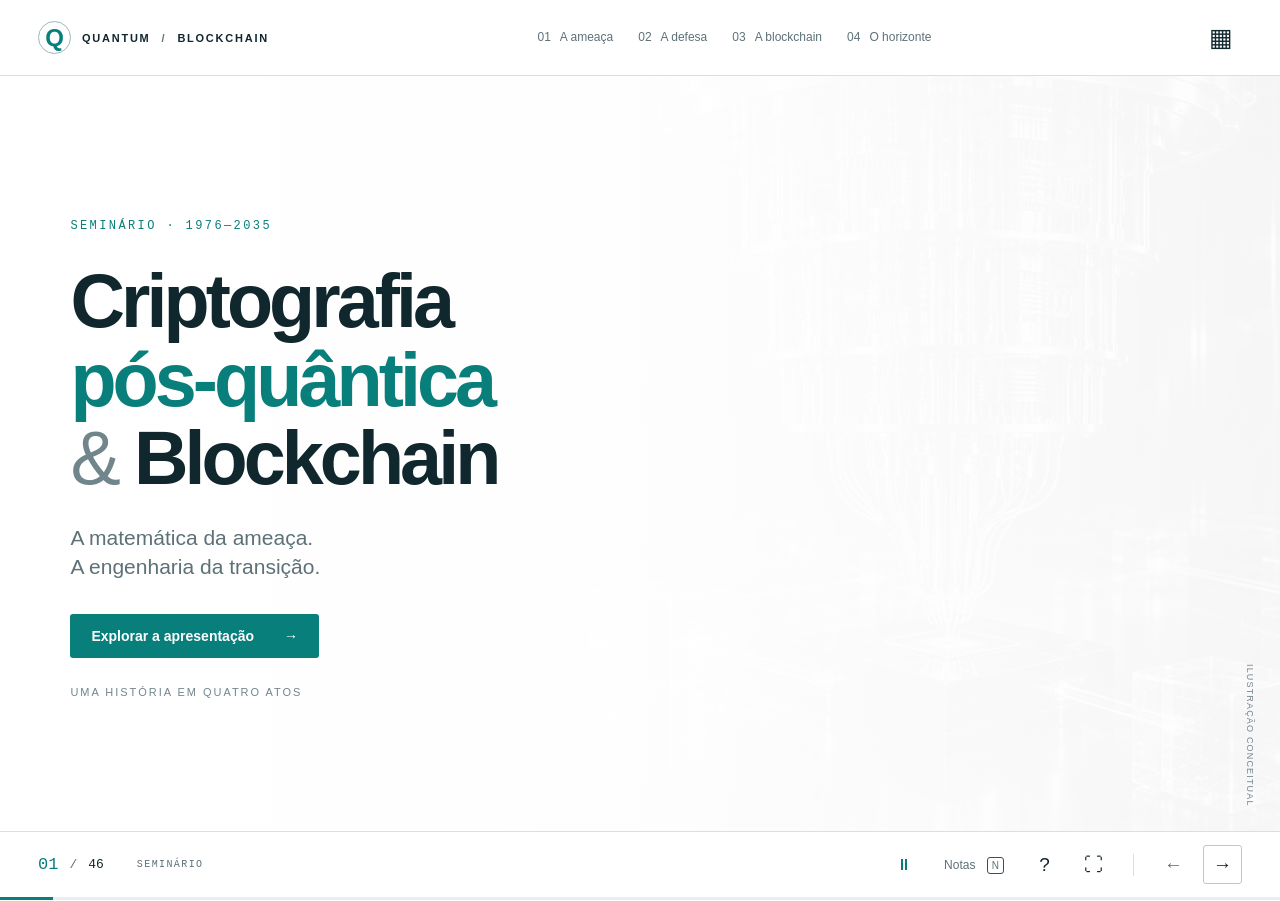
<file: index.html>
<!doctype html>
<html lang="pt-BR">
<head>
  <meta charset="utf-8">
  <meta name="viewport" content="width=device-width,initial-scale=1">
  <meta name="theme-color" content="#ffffff">
  <title>Criptografia pós-quântica & Blockchain</title>
  <link rel="stylesheet" href="style.css">
  <link rel="stylesheet" href="blockchain.css">
  <link rel="stylesheet" href="theme-light.css">
</head>
<body>
<header class="topbar">
  <a class="brand" href="#1" aria-label="Ir à capa"><span class="brand-mark">Q</span> QUANTUM <span class="muted">/</span> BLOCKCHAIN</a>
  <nav aria-label="Atos da apresentação">
    <button data-goto="3">01 <span>A ameaça</span></button>
    <button data-goto="17">02 <span>A defesa</span></button>
    <button data-goto="23">03 <span>A blockchain</span></button>
    <button data-goto="41">04 <span>O horizonte</span></button>
  </nav>
  <button id="overview-open" class="icon-button" title="Visão geral (G)" aria-label="Abrir visão geral">▦</button>
</header>

<main id="deck" aria-label="Apresentação de slides">
  <section class="slide cover active" data-title="Criptografia pós-quântica & Blockchain" data-act="0">
    <img class="background" src="assets/quantum.png" alt="Ilustração conceitual de um computador quântico dourado sobre blocos de vidro conectados">
    <div class="cover-shade"></div>
    <div class="cover-content">
      <p class="eyebrow">SEMINÁRIO · 1976—2035</p>
      <h1>Criptografia<br><span class="cyan">pós-quântica</span><br><span class="title-amp">&</span> Blockchain</h1>
      <p class="lead">A matemática da ameaça.<br>A engenharia da transição.</p>
      <button class="primary" data-goto="2">Explorar a apresentação <span>→</span></button>
      <div class="cover-caption">Uma história em quatro atos</div>
    </div>
    <div class="image-caption">ILUSTRAÇÃO CONCEITUAL</div>
    <aside class="notes">Apresente a pergunta central: como preservar a segurança das blockchains quando as hipóteses matemáticas das assinaturas mudam? O roteiro segue os quatro atos do PDF, com demonstrações didáticas. As imagens são ilustrações geradas por IA, não fotografias de equipamentos específicos.</aside>
  </section>

  <section class="slide" data-title="Uma história em quatro atos" data-act="0">
    <p class="eyebrow">O PERCURSO</p><h2>Uma história em <span class="cyan">quatro atos</span></h2>
    <p class="intro">A evolução da criptografia encontra um problema de escala e de consenso.</p>
    <div class="act-grid">
      <button class="act-card" data-goto="3"><span class="act-no">I</span><span class="mono cyan">1976—2009</span><h3>A conta que<br>ninguém pagou</h3><p>Chave pública, Shor e a origem do Bitcoin.</p><span class="act-link">A ameaça <b>↗</b></span></button>
      <button class="act-card" data-goto="17"><span class="act-no">II</span><span class="mono cyan">1978—2025</span><h3>A defesa<br>se organiza</h3><p>Famílias pós-quânticas, NIST e novas assinaturas.</p><span class="act-link">A defesa <b>↗</b></span></button>
      <button class="act-card" data-goto="23"><span class="act-no">III</span><span class="mono amber">2025—2026</span><h3>A blockchain<br>acorda</h3><p>Do gasto duplo aos laboratórios de hash, PoW, PoS e contratos.</p><span class="act-link">A blockchain <b>↗</b></span></button>
      <button class="act-card" data-goto="40"><span class="act-no">IV</span><span class="mono amber">2026—2035</span><h3>O horizonte</h3><p>Padronização, prazos e decisões sem uma data para o Q-Day.</p><span class="act-link">O horizonte <b>↗</b></span></button>
    </div>
    <p class="footnote">Clique em um ato para navegar. Use as setas do teclado para avançar e voltar.</p>
    <aside class="notes">A linha narrativa é linear dentro de cada ato. O segundo ato retorna a 1978 para mostrar que algumas alternativas à criptografia clássica antecedem o ataque de Shor. Fonte principal: PDF fornecido, páginas 1 a 7.</aside>
  </section>

  <section class="slide" data-title="O que a criptografia protege?" data-act="1">
    <p class="eyebrow">ATO I · PRIMEIRO, O VOCABULÁRIO</p><h2>Quatro perguntas<br><span class="cyan">antes dos algoritmos</span></h2>
    <div class="concept-grid four"><article><span class="mono cyan">SIGILO</span><h3>Quem pode ler?</h3><p>A cifra esconde o conteúdo de quem não possui a chave.</p></article><article><span class="mono cyan">INTEGRIDADE</span><h3>Algo mudou?</h3><p>Hashes e autenticação ajudam a detectar alterações.</p></article><article><span class="mono amber">AUTENTICIDADE</span><h3>Quem enviou?</h3><p>Assinaturas ligam uma mensagem ao dono de uma chave.</p></article><article><span class="mono amber">NÃO REPÚDIO</span><h3>Há evidência?</h3><p>A assinatura pode sustentar prova técnica de autoria, conforme o contexto.</p></article></div>
    <div class="takeaway"><strong>Criptografia não é uma única ferramenta.</strong><span>Cada mecanismo responde a uma pergunta diferente.</span></div>
    <aside class="notes"><b>Tempo: 2 min · Pessoa 1.</b> Comece com exemplos cotidianos: mensagem privada, arquivo alterado e pagamento autorizado. Explique que disponibilidade é um objetivo de segurança, mas não é entregue apenas por criptografia. Não repúdio depende também de identidade, processo e validade jurídica.</aside>
  </section>

  <section class="slide" data-title="Diffie–Hellman: um segredo em canal público" data-act="1">
    <p class="eyebrow">ATO I · 1976 · DIFFIE–HELLMAN</p><h2>Combinar uma chave<br><span class="cyan">sem enviá-la pela rede</span></h2>
    <div class="split">
      <div><p class="intro">Imagine uma receita em que cada pessoa guarda <strong>um ingrediente secreto</strong>.</p><div class="line-item"><h3>1. Cada um faz uma mistura</h3><p>Alice e Bob juntam a mesma base pública aos seus segredos.</p></div><div class="line-item"><h3>2. Eles trocam só as misturas</h3><p>Quem observa vê o que foi trocado, mas não o ingrediente secreto.</p></div><div class="line-item"><h3>3. Os dois chegam à mesma chave</h3><p>Cada um combina a mistura recebida com o segredo que guardou.</p></div></div>
      <div class="demo-box"><div class="demo-label">A MESMA IDEIA COM NÚMEROS PEQUENOS <span>base pública: p = 23 · g = 5</span></div><div class="exchange"><div><span class="person">ALICE</span><strong>segredo 6</strong><small>guarda para si</small><code>envia 8</code></div><span class="exchange-sign">⇄</span><div><span class="person">BOB</span><strong>segredo 15</strong><small>guarda para si</small><code>envia 19</code></div></div><button id="dh-reveal" class="primary">Combinar e revelar a chave</button><div id="dh-result" class="result" aria-live="polite">Público: 23, 5, 8 e 19. Privado: 6 e 15.</div></div>
    </div>
    <p class="footnote">A metáfora da receita explica o fluxo, não a matemática. Diffie–Hellman precisa de autenticação para bloquear um intermediário.</p>
    <aside class="notes"><b>Tempo: 3 min · Pessoa 1.</b> Primeiro conte a história sem fórmulas. Depois mostre os números: Alice envia 5⁶ mod 23 = 8; Bob envia 5¹⁵ mod 23 = 19. Alice calcula 19⁶ mod 23 e Bob calcula 8¹⁵ mod 23; ambos obtêm 2. A chave 2 nunca atravessou a rede. Em sistemas reais, os números são enormes. Diffie–Hellman é acordo de chaves, não cifra mensagens e não autentica sozinho. Fonte: roteiro, p. 1.</aside>
  </section>

  <section class="slide" data-title="Criptografia híbrida: RSA e AES" data-act="1">
    <p class="eyebrow">CRIPTOGRAFIA HÍBRIDA · VISÃO BÁSICA</p><h2>Criptografia híbrida<br><span class="cyan">combina RSA e AES</span></h2>
    <div class="compare-columns"><article><span class="mono cyan">RSA · CHAVE PÚBLICA E PRIVADA</span><h3>Protege a chave da sessão</h3><p>Permite enviar com segurança a pequena chave que será compartilhada.</p><div class="tag-line">Bom para proteger chaves pequenas.</div></article><article><span class="mono amber">AES · UMA CHAVE COMPARTILHADA</span><h3>Protege as mensagens</h3><p>Usa a chave da sessão para cifrar os dados com rapidez.</p><div class="tag-line">Bom para grandes volumes de dados.</div></article></div>
    <div class="takeaway"><strong>RSA protege a chave.</strong><span>AES usa essa chave para proteger os dados.</span></div>
    <p class="footnote">Este é um modelo didático de criptografia híbrida. Protocolos modernos podem usar outros algoritmos.</p>
    <aside class="notes"><b>Tempo: 3 min · Pessoa 1.</b> Explique apenas o fluxo básico: primeiro, o RSA protege a pequena chave de sessão; depois, o AES usa essa chave para cifrar as mensagens. Essa combinação aproveita a facilidade de distribuição de chaves da criptografia assimétrica e a velocidade da criptografia simétrica. Em protocolos modernos, como TLS 1.3, o acordo de chaves costuma usar Diffie–Hellman efêmero em vez de transporte de chave por RSA.</aside>
  </section>

  <section class="slide" data-title="RSA: uma via fácil e outra difícil" data-act="1">
    <p class="eyebrow">1977 · RSA</p><h2>Uma via fácil.<br><span class="cyan">A volta é o problema.</span></h2>
    <div class="compare-columns"><article><span class="mono cyan">CRIAR O MÓDULO</span><div class="equation">p × q = <span>N</span></div><h3>Multiplicar primos é simples.</h3><p>O resultado N pode fazer parte da chave pública.</p></article><article><span class="mono amber">TENTAR DESFAZER</span><div class="equation"><span>N</span> → p, q</div><h3>Fatorar N grande é difícil.</h3><p>Sem os fatores secretos, o melhor ataque clássico conhecido custa demais em tamanhos adequados.</p></article></div>
    <p class="footnote">O RSA real usa geração segura de primos, preenchimento adequado e parâmetros muito maiores que qualquer exemplo de sala.</p>
    <aside class="notes"><b>Tempo: 2 min · Pessoa 1.</b> Use números pequenos apenas como analogia. A segurança não vem de esconder o algoritmo; vem da chave e da dificuldade do problema. Evite a frase absoluta “demoraria mais que a idade do universo”. Fonte: roteiro, pp. 1–2.</aside>
  </section>

  <section class="slide" data-title="ECC: a mesma ideia com chaves menores" data-act="1">
    <p class="eyebrow">1985 · CURVAS ELÍPTICAS</p><h2>Chaves menores.<br><span class="cyan">Outra conta difícil.</span></h2>
    <div class="compare-columns"><article><span class="mono cyan">IDA</span><div class="equation">Q = <span>d</span> · G</div><h3>Calcular o ponto público é eficiente.</h3><p>d é o segredo; G é um ponto definido pelo sistema.</p></article><article><span class="mono amber">VOLTA</span><div class="equation">Q, G → <span>d?</span></div><h3>Recuperar d é o logaritmo discreto.</h3><p>Em curvas e tamanhos corretos, essa volta é inviável para computadores clássicos conhecidos.</p></article></div>
    <div class="takeaway"><strong>256 bits ECC ≈ 3.072 bits RSA</strong><span>Equivalência aproximada de segurança clássica.</span></div>
    <aside class="notes"><b>Tempo: 2 min · Pessoa 1.</b> Não é necessário desenhar a curva nem explicar a operação de grupo. Destaque por que ECC foi atraente para celulares e blockchains: chaves e assinaturas menores. A comparação equivale aproximadamente a 128 bits de segurança clássica. Fonte: roteiro, p. 2.</aside>
  </section>

  <section class="slide" data-title="Criptografia e assinatura digital" data-act="1">
    <p class="eyebrow">DUAS AÇÕES · DUAS FINALIDADES</p><h2>Criptografia e assinatura<br><span class="cyan">têm funções diferentes</span></h2>
    <div class="compare-columns"><article><span class="mono cyan">CIFRA</span><h3 class="display-word medium">Mensagem<br>ilegível</h3><p>Objetivo principal: confidencialidade.</p><div class="tag-line">Quem não tem a chave não deve ler.</div></article><article><span class="mono amber">ASSINATURA DIGITAL</span><h3 class="display-word medium">Autoria<br>verificável</h3><p>Objetivos: autenticidade e integridade.</p><div class="tag-line">A chave pública verifica; a privada assina.</div></article></div>
    <aside class="notes"><b>Tempo: 2 min · Pessoa 1.</b> Corrija a simplificação comum de “criptografar com a chave privada”. Em uma assinatura moderna, aplica-se um algoritmo de assinatura ao resumo ou à mensagem seguindo um esquema específico. A assinatura normalmente não esconde o conteúdo.</aside>
  </section>

  <section class="slide" data-title="Qubit: pense em uma bússola, não em um interruptor" data-act="1">
    <p class="eyebrow">O BÁSICO DO QUBIT · UMA METÁFORA</p><h2>Pense em uma bússola,<br><span class="cyan">não em um interruptor</span></h2>
    <div class="concept-grid four qubit-metaphor"><article><span class="mono cyan">BIT CLÁSSICO</span><h3>Interruptor</h3><p>Quando olhamos, está em uma posição definida: <strong>0 ou 1</strong>.</p></article><article><span class="mono cyan">QUBIT</span><h3>Bússola</h3><p>Antes da leitura, pode apontar para uma combinação de 0 e 1.</p></article><article><span class="mono amber">MEDIÇÃO</span><h3>Uma fotografia</h3><p>Ao medir, recebemos apenas um resultado: <strong>0 ou 1</strong>.</p></article><article><span class="mono amber">ALGORITMO</span><h3>Ondas na água</h3><p>Interferência cancela caminhos ruins e reforça os úteis.</p></article></div>
    <div class="takeaway"><strong>O qubit não entrega todas as respostas.</strong><span>O algoritmo precisa conduzir as probabilidades para uma resposta útil.</span></div>
    <aside class="notes"><b>Tempo: 2 min · Pessoa 1.</b> Diga explicitamente que são metáforas. Um qubit é descrito por amplitudes, não por uma agulha física; a medição produz um resultado clássico. Ondas que se somam ou se cancelam ajudam a visualizar a interferência. Evite a frase “testa tudo ao mesmo tempo”: sem um algoritmo apropriado, a medição não revela todas as possibilidades.</aside>
  </section>

  <section class="slide" data-title="Shor: o período revela os fatores" data-act="1">
    <p class="eyebrow">1994 · EXEMPLO COM 15</p><h2>Shor troca a fatoração<br><span class="cyan">por uma busca de repetição</span></h2>
    <div class="split shor-layout"><div><p class="intro">Queremos descobrir quais números multiplicados formam <strong>15</strong>.</p><div class="shor-guide"><p><b>1.</b> Escolher um auxiliar: 2.</p><p><b>2.</b> Procurar quando a sequência se repete.</p><p><b>3.</b> Medir a distância da repetição: o período.</p><p><b>4.</b> Usar o período em contas clássicas para obter os fatores.</p></div><div class="small-callout">A parte quântica acelera o passo 2. O início e o final usam matemática clássica.</div><button id="shor-step" class="primary">Mostrar próximo passo <span>→</span></button><button id="shor-reset" class="text-button">Reiniciar</button></div><div class="demo-box"><div class="demo-label">RESTO DE 2ˣ ÷ 15 <span id="shor-counter">PASSO 1 / 4</span></div><div id="period-row" class="period-row"><div><small>x = 0</small><b>1</b></div><div><small>x = 1</small><b>2</b></div><div><small>x = 2</small><b>4</b></div><div><small>x = 3</small><b>8</b></div><div><small>x = 4</small><b>1</b></div></div><div id="shor-answer" class="shor-answer" aria-live="polite"><span class="mono muted">01 / ESCOLHER</span><h3>N = 15 e auxiliar a = 2</h3><p>2 não divide 15; agora observamos os restos das potências.</p></div></div></div>
    <p class="footnote"><a href="https://arxiv.org/abs/quant-ph/9508027" target="_blank" rel="noopener">Shor · fatoração e logaritmos discretos</a></p>
    <aside class="notes"><b>Tempo: 3 min · Pessoa 1.</b> Narre um passo por clique. (1) Queremos fatorar N=15 e escolhemos a=2, que não tem fator comum com 15. (2) Calculamos os restos de 2ˣ dividido por 15: 1, 2, 4, 8, 1. (3) O 1 reaparece depois de quatro posições, logo r=4. A busca quântica encontra esse período com eficiência para números grandes. (4) Voltamos ao computador clássico: 2^(r/2)=4; MDC(4−1,15)=3 e MDC(4+1,15)=5. Portanto, 15=3×5. Nem toda escolha de a funciona de primeira; o algoritmo pode repetir a tentativa. O exemplo mostra a ideia, não o circuito quântico completo.</aside>
  </section>

  <section class="slide" data-title="Shor e Grover têm impactos diferentes" data-act="1">
    <p class="eyebrow">1994 / 1996 · DOIS TIPOS DE AMEAÇA</p><h2>Shor e Grover têm<br><span class="cyan">impactos diferentes</span></h2>
    <div class="compare-columns attack-compare"><article><span class="mono amber">SHOR</span><h3 class="display-word">Quebra a<br>hipótese</h3><p>Resolve fatoração e logaritmos discretos em tempo polinomial, no modelo quântico.</p><div class="tag-line">RSA · Diffie–Hellman · ECDSA · Schnorr</div><strong class="amber">Exige trocar a família criptográfica.</strong></article><article><span class="mono cyan">GROVER</span><h3 class="display-word">Acelera<br>a busca</h3><p>Reduz uma busca genérica de N tentativas para uma ordem de √N consultas.</p><div class="tag-line">AES e busca de pré-imagem de hashes</div><strong class="cyan">Parâmetros maiores podem compensar.</strong></article></div>
    <p class="footnote">AES-128: ordem idealizada de 2⁶⁴ consultas quânticas. Isso não equivale ao custo de um ataque clássico de 64 bits. Colisões de hash exigem análise própria.</p>
    <aside class="notes">Grover fornece aceleração quadrática em um modelo idealizado de consultas. Circuitos, correção de erros e paralelização mudam o custo prático. SHA-256 não recebe o mesmo ataque estrutural de Shor. Não prometa que dobrar qualquer parâmetro resolve todos os usos de hash. <a href="https://arxiv.org/abs/quant-ph/9605043" target="_blank" rel="noopener">Grover, 1996</a>. PDF, p. 2.</aside>
  </section>

  <section class="slide" data-title="O que muda com um computador quântico?" data-act="1">
    <p class="eyebrow">MAPA DA AMEAÇA</p><h2>Não é preciso<br><span class="cyan">trocar tudo igual</span></h2>
    <div class="threat-matrix"><article><span class="status-pill danger">TROCAR</span><h3>RSA, DH, ECDSA, Schnorr</h3><p>Shor ataca a base matemática.</p></article><article><span class="status-pill caution">AUMENTAR / REAVALIAR</span><h3>AES e hashes</h3><p>Grover reduz a margem de busca genérica.</p></article><article><span class="status-pill safe">PRESERVAR</span><h3>Protocolos e aplicações</h3><p>Podem continuar, se aceitarem novos algoritmos e formatos.</p></article></div>
    <div class="takeaway"><strong>A migração é seletiva.</strong><span>O desafio é localizar cada dependência criptográfica.</span></div>
    <aside class="notes"><b>Tempo: 2 min · Pessoa 1.</b> Este é um mapa conceitual, não uma receita automática. Em hashes, pré-imagem, colisão e prova de trabalho têm análises diferentes. Protocolos podem sobreviver apenas se houver agilidade criptográfica e espaço para novos tamanhos.</aside>
  </section>

  <section class="slide" data-title="Hardware: demonstração versus estimativa" data-act="1">
    <p class="eyebrow">2001—2025 · A DISTÂNCIA ATÉ O ATAQUE</p><h2>Demonstração<br><span class="cyan">≠ capacidade de ataque</span></h2>
    <div class="hardware-grid"><div class="hardware-intro"><span class="mono">2001 · IBM</span><strong class="giant cyan">15</strong><h3>3 × 5, com 7 qubits</h3><p>Uma demonstração experimental pequena, sem provar escalabilidade para chaves reais.</p></div><div class="hardware-chart"><span class="mono muted">ESTIMATIVAS PARA FATORAR RSA-2048</span><div class="hbar-row"><div><b>2019</b><span>20 milhões de qubits físicos</span></div><div class="bar-track"><i style="width:100%"></i></div><small>Tempo estimado: 8 horas</small></div><div class="hbar-row"><div><b>2025</b><span>Menos de 1 milhão</span></div><div class="bar-track"><i style="width:5%;background:var(--amber)"></i></div><small>Tempo estimado: menos de 1 semana</small></div><p class="small-callout">Modelos com premissas e tempos de execução diferentes. São recursos estimados, não máquinas construídas.</p></div></div>
    <p class="footnote"><a href="https://arxiv.org/abs/1905.09749" target="_blank" rel="noopener">Gidney & Ekerå, 2019</a> · <a href="https://arxiv.org/abs/2505.15917" target="_blank" rel="noopener">Gidney, 2025</a>. Recorte histórico do roteiro, não levantamento exaustivo das estimativas de 2026.</p>
    <aside class="notes">Qubits físicos são ruidosos. Qubits lógicos usam correção de erros. Contagens só fazem sentido junto às taxas de erro, arquitetura e duração. A barra de 2025 marca o limite de 1 milhão, não uma medição exata. A comparação não representa uma previsão para o Q-Day. A experiência de 2001 consta do PDF, pp. 2–3.</aside>
  </section>

  <section class="slide image-slide" data-title="Hashes e assinaturas no Bitcoin" data-act="1">
    <img class="background" src="assets/blockchain.png" alt="Ilustração conceitual de três blocos de vidro ligados, com uma fissura dourada no último bloco"><div class="image-shade"></div>
    <div class="image-content"><p class="eyebrow">2009 · O BITCOIN NASCE</p><h2>Hashes e assinaturas<br><span class="cyan">protegem partes diferentes</span></h2><div class="line-item"><h3>Hashes conectam os blocos</h3><p>SHA-256 participa da integridade e da prova de trabalho. Grover muda o custo de buscas.</p></div><div class="line-item"><h3 class="amber">Assinaturas autorizam os gastos</h3><p>ECDSA e, posteriormente, Schnorr dependem de curvas elípticas. Shor ameaça essa base.</p></div><p class="highlight-statement">Uma assinatura forjada pode parecer um pagamento legítimo.</p></div>
    <div class="image-caption">ILUSTRAÇÃO CONCEITUAL</div>
    <aside class="notes">Um ataque às assinaturas não precisa reescrever todo o histórico nem quebrar SHA-256. Recuperar uma chave privada a partir de uma chave pública pode permitir criar um gasto aceito pelas regras. Isso pressupõe um computador quântico criptanaliticamente relevante, não uma capacidade demonstrada nesta apresentação. Fonte: PDF, pp. 3 e 5.</aside>
  </section>

  <section class="slide" data-title="Store Now, Decrypt Later: o ataque pode começar hoje" data-act="1">
    <p class="eyebrow">STORE NOW, DECRYPT LATER · COLETAR AGORA, DECIFRAR DEPOIS</p><h2>O ataque pode começar<br><span class="cyan">antes do computador quântico</span></h2>
    <div class="process-strip"><article><span>HOJE</span><h3>1. Interceptar</h3><p>O invasor copia dados cifrados que passam pela rede.</p></article><b>→</b><article><span>ARQUIVO</span><h3>2. Guardar</h3><p>Mesmo sem conseguir ler, ele conserva a cópia por anos.</p></article><b>→</b><article><span>FUTURO</span><h3>3. Decifrar</h3><p>Se surgir um ataque viável, ele tenta recuperar o segredo antigo.</p></article></div>
    <div class="takeaway"><strong>Trocar a criptografia depois não apaga a cópia capturada.</strong><span>O maior risco está em dados que precisam continuar secretos por muitos anos.</span></div>
    <p class="footnote">Exemplos: prontuários, segredos governamentais, propriedade intelectual e dados financeiros de longa duração. <a href="https://www.nist.gov/cybersecurity-and-privacy/what-post-quantum-cryptography" target="_blank" rel="noopener">NIST · Harvest Now, Decrypt Later</a>.</p>
    <aside class="notes"><b>Tempo: 2 min · Pessoa 1.</b> O atacante não precisa quebrar a cifra hoje: basta copiar o tráfego cifrado e esperar. Se a informação perder valor em poucos minutos, o risco futuro pode ser baixo; se precisa permanecer secreta por dez ou vinte anos, a exposição começa agora. Enfatize que isso trata principalmente de confidencialidade. A falsificação futura de assinaturas é outro risco, com uma linha do tempo diferente. Fonte: NIST.</aside>
  </section>

  <section class="slide" data-title="Mosca: a janela de migração" data-act="1">
    <p class="eyebrow">INTERLÚDIO · COLETAR AGORA, DECIFRAR DEPOIS</p><h2>Quanto tempo<br><span class="cyan">ainda temos?</span></h2>
    <div class="split"><div><p class="intro">Dados cifrados capturados hoje podem continuar valiosos quando surgir um ataque viável.</p><div class="mosca-equation"><span>x</span> + <span>y</span> <b>≥</b> <span class="amber">z</span></div><p>Se o prazo de sigilo mais o tempo de migração alcança o horizonte da ameaça, a margem desaparece.</p><p class="small muted">Ajuste as hipóteses. Nenhum valor é uma previsão.</p></div><div class="demo-box"><label class="range-label" for="secret-years">x · Vida útil do sigilo <output id="secret-value">10 anos</output></label><input id="secret-years" type="range" min="1" max="30" value="10"><label class="range-label" for="migration-years">y · Tempo de migração <output id="migration-value">5 anos</output></label><input id="migration-years" type="range" min="1" max="15" value="5"><label class="range-label" for="quantum-years">z · Horizonte hipotético do ataque <output id="quantum-value">12 anos</output></label><input id="quantum-years" type="range" min="1" max="40" value="12"><div id="mosca-result" class="result" aria-live="polite"></div></div></div>
    <p class="footnote">Modelo didático baseado no argumento de Mosca. Confidencialidade futura e falsificação de assinaturas são riscos distintos.</p>
    <aside class="notes">O PDF descreve Store Now, Decrypt Later. Não é necessário afirmar quem já coleta dados nem em que volume para explicar o risco. A desigualdade x + y > z indica que o prazo necessário excede o disponível. A igualdade representa ausência de margem. Fonte: PDF, p. 3.</aside>
  </section>

  <section class="slide lattice-slide" data-title="Criptografia pós-quântica em computadores comuns" data-act="2">
    <img class="lattice-art" src="assets/lattice.png" alt="Ilustração conceitual de um reticulado de vidro com um ponto dourado deslocado">
    <div class="lattice-content"><p class="eyebrow">ATO II · A DEFESA SE ORGANIZA</p><h2>Criptografia pós-quântica<br><span class="cyan">roda em computadores comuns</span></h2><p class="intro">PQC usa novos problemas matemáticos para resistir a ataques clássicos e quânticos conhecidos.</p><div class="family-list"><article><span>01</span><div><h3>Reticulados</h3><p>Problemas em espaços de muitas dimensões, frequentemente com ruído. Base de ML-KEM e ML-DSA.</p></div></article><article><span>02</span><div><h3>Códigos corretores de erros</h3><p>Decodificação difícil sem informação secreta. McEliece já explorava essa ideia em 1978.</p></div></article><article><span>03</span><div><h3>Assinaturas baseadas em hash</h3><p>Autenticidade apoiada em funções hash.</p></div></article></div></div>
    <div class="image-caption">RETICULADO CONCEITUAL · NÃO REPRESENTA UM ALGORITMO</div>
    <aside class="notes">Pós-quântica não significa criptografia executada em computador quântico. Não existe garantia de “inquebrável”: a segurança se apoia no conhecimento atual. Assinaturas baseadas em hash protegem autenticidade e integridade, não sigilo de mensagens por si só. McEliece é uma família histórica, não um dos três FIPS de agosto de 2024. Fonte: PDF, pp. 3–4 e <a href="https://csrc.nist.gov/projects/post-quantum-cryptography" target="_blank" rel="noopener">NIST PQC</a>.</aside>
  </section>

  <section class="slide" data-title="KEM e assinatura resolvem problemas diferentes" data-act="2">
    <p class="eyebrow">PQC NA PRÁTICA</p><h2>Compartilhar um segredo<br><span class="cyan">≠ provar autoria</span></h2>
    <div class="compare-columns"><article><span class="mono cyan">KEM · ML-KEM</span><h3 class="display-word medium">Combinar<br>uma chave</h3><p>Uma parte encapsula um segredo; a outra o recupera com a chave privada.</p><div class="tag-line">Depois, uma cifra simétrica protege os dados.</div></article><article><span class="mono amber">ASSINATURA · ML-DSA / SLH-DSA</span><h3 class="display-word medium">Assinar<br>uma mensagem</h3><p>A chave privada assina; a chave pública permite verificar.</p><div class="tag-line">Não serve, por si só, para esconder o texto.</div></article></div>
    <aside class="notes"><b>Tempo: 2 min · Pessoa 2.</b> KEM significa mecanismo de encapsulamento de chave. Ele não cifra um arquivo grande diretamente: estabelece material secreto para uma cifra simétrica. Assinaturas atendem autenticidade e integridade. Fonte: <a href="https://csrc.nist.gov/pubs/fips/203/final" target="_blank" rel="noopener">FIPS 203</a>, <a href="https://csrc.nist.gov/pubs/fips/204/final" target="_blank" rel="noopener">FIPS 204</a> e <a href="https://csrc.nist.gov/pubs/fips/205/final" target="_blank" rel="noopener">FIPS 205</a>.</aside>
  </section>

  <section class="slide" data-title="NIST: o teste público das alternativas" data-act="2">
    <p class="eyebrow">2016—2025 · PADRONIZAÇÃO</p><h2>O teste público<br><span class="cyan">das alternativas</span></h2>
    <div class="milestones"><article><span class="year">2016</span><h3>Chamada global</h3><p>O NIST inicia o processo de seleção e análise de alternativas pós-quânticas.</p></article><article><span class="year">2022</span><h3>Seleção e eliminação</h3><p>Kyber, Dilithium, Falcon e SPHINCS+ avançam. Ataques a SIKE e Rainbow expõem riscos.</p></article><article><span class="year cyan">2024</span><h3>Primeiros padrões</h3><p>ML-KEM, ML-DSA e SLH-DSA recebem padrões finais em agosto.</p></article><article><span class="year">2025</span><h3>Diversificação</h3><p>O NIST seleciona HQC, baseado em códigos, para futura padronização.</p></article></div>
    <div class="standards-strip"><div><span>FIPS 203</span><strong>ML-KEM</strong><small>Estabelecimento de chaves</small></div><div><span>FIPS 204</span><strong>ML-DSA</strong><small>Assinaturas digitais</small></div><div><span>FIPS 205</span><strong>SLH-DSA</strong><small>Assinaturas baseadas em hash</small></div></div>
    <p class="footnote"><a href="https://csrc.nist.gov/projects/post-quantum-cryptography" target="_blank" rel="noopener">NIST · processo e padrões</a>. KEM e assinatura têm funções diferentes.</p>
    <aside class="notes">O escrutínio público reduz o risco de adoção prematura. ML-KEM deriva de Kyber, ML-DSA de Dilithium e SLH-DSA de SPHINCS+. Falcon segue um processo de padronização separado. A adição de HQC em 2025 contextualiza o fim do segundo ato. Fonte: PDF, pp. 4–5 e NIST. Nenhuma seleção significa imunidade absoluta.</aside>
  </section>

  <section class="slide light-slide" data-title="O tamanho da assinatura muda a conta" data-act="2">
    <p class="eyebrow">COMPARADOR INTERATIVO</p><h2>Quanto pesa<br><span class="cyan">cada assinatura?</span></h2>
    <div class="chart-heading"><p class="intro">Bytes por operação, sem o restante da transação.</p><div class="segmented" aria-label="Métrica de tamanho"><button data-size-mode="signature" aria-pressed="true">Assinatura</button><button data-size-mode="total" aria-pressed="false">Chave + assinatura</button></div></div>
    <div id="size-chart" class="size-chart"></div>
    <p class="footnote">ECDSA: base didática de 64 B e chave comprimida de 33 B. DER pode usar ~70–72 B. Falcon-512: ~666 B de assinatura. Valores e formatos não equivalem a transações completas nem a níveis de segurança idênticos.</p>
    <aside class="notes">Dados: ECDSA 33/64, Falcon-512 897/666, ML-DSA-44 1.312/2.420 e SLH-DSA-128s 32/7.856 bytes, respectivamente chave pública/assinatura. O PDF aproxima a assinatura SLH como 7.856 B e o comparativo como 120 vezes. Aqui as razões usam exatamente a base de 64 B. Não confundir ECDSA de 64 B em formato bruto com Schnorr ou serialização DER. <a href="https://falcon-sign.info/" target="_blank" rel="noopener">Falcon</a>, <a href="https://csrc.nist.gov/pubs/fips/204/final" target="_blank" rel="noopener">FIPS 204</a>, <a href="https://csrc.nist.gov/pubs/fips/205/final" target="_blank" rel="noopener">FIPS 205</a>. PDF, p. 5.</aside>
  </section>

  <section class="slide light-slide traffic-paper" data-title="O gargalo apareceu no ar, não no processador" data-act="2">
    <p class="eyebrow">ESTUDO V2V · ECDSA P-256 → ML-DSA-65</p><h2>O gargalo apareceu no ar,<br><span class="cyan">não no processador</span></h2>
    <div class="paper-result"><div class="paper-hero"><span class="mono">AUMENTO DA LATÊNCIA</span><strong>93<span>%</span></strong><h3>tempo de transmissão</h3><p>Só 7% veio de assinar e verificar.</p></div><div class="paper-evidence"><article><span>70 B</span><p>assinatura ECDSA P-256</p></article><b>→</b><article><span>3.309 B</span><p>assinatura ML-DSA-65</p></article><div class="paper-callout"><strong>O pacote precisou de mais fragmentos.</strong><p>Mais bytes ocuparam o canal 802.11p por mais tempo e elevaram a latência total de 0,806 ms para 5,598 ms.</p></div></div></div>
    <div class="takeaway"><strong>O maior desafio foi o tráfego.</strong><span>No cenário estudado, reduzir mensagens e fragmentação ajuda mais que acelerar a matemática.</span></div>
    <p class="footnote">Fonte: Mariano, F. R. D.; Souza, M. A. <em>Performance analysis and feasibility of post-quantum digital signatures in V2V communication for autonomous vehicles</em>, Tabelas 2 e 4, Seções 5.2 e 6. Simulação OMNeT++/Veins; medições em Raspberry Pi 4B.</p>
    <aside class="notes"><b>Tempo: 2 min · Pessoa 2.</b> O estudo modelou um alerta de frenagem EEBL entre veículos, com rádio IEEE 802.11p a 6 Mbps. Ao trocar ECDSA P-256 por ML-DSA-65, a latência cresceu 4,792 ms. Desse acréscimo, 0,333 ms vieram da diferença de processamento criptográfico: aproximadamente 7%. Os 93% restantes vieram do airtime, pois a assinatura cresceu de 70 para 3.309 bytes e exigiu fragmentação. Não generalize o percentual para toda rede ou hardware: ele pertence a este cenário, algoritmos e configuração. O próprio artigo conclui que ML-DSA foi viável nos espaçamentos normais simulados; o resultado localiza o gargalo, não afirma que PQC causa acidentes em tráfego normal.</aside>
  </section>

  <section class="slide" data-title="Um algoritmo seguro ainda pode falhar na implementação" data-act="2">
    <p class="eyebrow">ALÉM DA MATEMÁTICA</p><h2>O algoritmo é só<br><span class="cyan">uma parte do sistema</span></h2>
    <div class="concept-grid three"><article><span class="mono amber">TEMPO</span><h3>Canal lateral</h3><p>Tempo, energia ou cache podem revelar informações da chave.</p></article><article><span class="mono amber">ALEATORIEDADE</span><h3>Números ruins</h3><p>Sementes previsíveis podem enfraquecer chaves e assinaturas.</p></article><article><span class="mono amber">OPERAÇÃO</span><h3>Estado e atualização</h3><p>Backups, índices e versões precisam continuar coerentes.</p></article></div>
    <div class="takeaway"><strong>“Padronizado” não significa “automaticamente seguro”.</strong><span>Implementação e operação também precisam de teste.</span></div>
    <aside class="notes"><b>Tempo: 2 min · Pessoa 2.</b> Evite afirmar que uma biblioteca específica possui falhas. O objetivo é separar segurança do esquema, implementação resistente a canais laterais e operação correta do sistema.</aside>
  </section>

  <section class="slide blockchain-lab" id="problem-slide" data-title="Gasto duplo: o problema que gera todo o resto" data-act="3" data-evo="0">
    <p class="eyebrow">ATO III · O PROBLEMA QUE GERA TODO O RESTO</p><h2>Gasto duplo<br><span class="cyan">e quem define a ordem</span></h2>
    <div class="concept-grid three">
      <article><span class="mono cyan">O PROBLEMA</span><h3>Gasto duplo</h3><p>Um arquivo copiado continua idêntico ao original. Se dinheiro fosse só um arquivo, pagar duas pessoas com a mesma moeda seria copiar e colar.</p></article>
      <article><span class="mono cyan">A RESPOSTA USUAL</span><h3>O registro central</h3><p>Um banco mantém o livro-razão, define a ordem das operações e recusa a segunda cobrança. Funciona porque as partes aceitam esse registro.</p></article>
      <article><span class="mono amber">A PERGUNTA ABERTA</span><h3>Sem autoridade central</h3><p>Entre desconhecidos, sem autoridade central, quem escreve a próxima página do livro e por que os outros aceitariam essa versão?</p></article>
    </div>
    <div class="takeaway"><strong>A blockchain é uma resposta a essa pergunta.</strong><span>Um registro que muitos copiam, mais uma regra para escolher quem escreve o próximo trecho. A trilha no rodapé segue a montagem dessa regra: cada peça nasceu de um problema que a anterior deixou em aberto.</span></div>
    <p class="footnote">Não é a única resposta possível: sistemas centralizados seguem adequados para muitos casos. A blockchain também não resolve identidade, custódia de chaves ou obrigações legais por conta própria.</p>
    <aside class="notes"><b>Tempo: 2 min · Pessoa 3.</b> Abra pedindo um exemplo de arquivo copiado (uma foto enviada no WhatsApp) e pergunte o que aconteceria se dinheiro funcionasse assim. O ponto é que o problema não é esconder o valor, é impedir a segunda cópia e definir a ordem dos eventos. Banco, operadora de cartão e câmara de compensação resolvem isso com um registro autoritativo. A pergunta do terceiro cartão é a pergunta do artigo de 2008 e organiza todo o ato: as peças que vêm a seguir (hash, elo, custo de escrita) existem para responder a ela. Não prometa que a blockchain resolve fraude, custódia ou identidade.</aside>
  </section>

  <section class="slide blockchain-lab" id="history-slide" data-title="1991—2022: cada peça nasceu de um problema" data-act="3">
    <p class="eyebrow">1991—2022 · CADA PEÇA NASCEU DE UM PROBLEMA</p><h2>As peças da blockchain<br><span class="cyan">e o problema que cada uma resolveu</span></h2>
    <div class="milestones">
      <article><span class="year">1991</span><h3>Hashes encadeados</h3><p class="mini-why">Provar que um documento não mudou depois de escrito.</p><p>Haber e Stornetta ligam documentos por hash. Alterar um registro antigo passa a quebrar a corrente inteira.</p></article>
      <article><span class="year">1997</span><h3>Prova de trabalho</h3><p class="mini-why">Mandar mensagem em massa não custava nada a quem manda.</p><p>O Hashcash, de Adam Back, exige trabalho computacional para enviar uma mensagem. Enviar em massa fica caro.</p></article>
      <article><span class="year cyan">2008—2009</span><h3>Bitcoin</h3><p class="mini-why">Gastar a mesma moeda duas vezes sem um banco definindo a ordem.</p><p>O artigo de Satoshi Nakamoto reúne cadeia de hashes, prova de trabalho e uma regra de escolha entre cadeias. O bloco gênese roda em janeiro de 2009.</p></article>
      <article><span class="year">2015</span><h3>Contratos programáveis</h3><p class="mini-why">O registro movia valor, mas não cumpria condições sozinho.</p><p>O Ethereum entra no ar com contratos: o livro-razão passa a guardar código com estado, não apenas transferências.</p></article>
      <article><span class="year">2020—2022</span><h3>Consenso por stake</h3><p class="mini-why">Comprar segurança com eletricidade sai caro e sai lento.</p><p>A Solana entra em mainnet beta com stake e Proof of History. Em 2022, o Ethereum troca PoW por PoS no Merge.</p></article>
    </div>
    <p class="footnote">Datas de publicação e de lançamento das redes, não de adoção. O recorte é didático: outros trabalhos, como b-money e bit gold, também antecedem o Bitcoin. <a href="https://link.springer.com/article/10.1007/BF00196791" target="_blank" rel="noopener">Haber &amp; Stornetta, 1991</a> · <a href="https://bitcoin.org/bitcoin.pdf" target="_blank" rel="noopener">Bitcoin, 2008</a> · <a href="https://ethereum.org/history/" target="_blank" rel="noopener">Ethereum: histórico</a>.</p>
    <aside class="notes"><b>Tempo: 2 min · Pessoa 3.</b> O recado é que nenhuma peça isolada era nova em 2008. Haber e Stornetta queriam provar que um documento existia em certa data, e o encadeamento por hash é exatamente o que o laboratório do próximo slide reconstrói. O Hashcash usava prova de trabalho contra spam, sem moeda e sem cadeia. A contribuição de 2008 foi combinar as duas ideias com uma regra pública de escolha entre cadeias concorrentes e um incentivo para quem gasta o trabalho. As duas últimas colunas preparam as variações do fim do ato: contratos no Ethereum e consenso sem PoW. Evite atribuir o Merge a motivos exclusivamente ambientais sem contexto.</aside>
  </section>

  <section class="slide blockchain-lab" id="hash-slide" data-title="SHA-256: como perceber que alguém mexeu" data-act="3" data-evo="1">
    <p class="eyebrow">PEÇA 1 · SHA-256 · A IMPRESSÃO DIGITAL</p><h2>SHA-256<br><span class="cyan">para perceber que alguém mexeu</span></h2>
    <div class="why-band">
      <div class="why-problem"><b>Problema</b><p>Comparar duas cópias inteiras é caro, e um dígito trocado passa despercebido.</p></div>
      <div class="why-answer"><b>Resposta</b><p>Um resumo fixo que muda por inteiro a cada byte alterado. Conferir 64 dígitos basta.</p></div>
      <div class="why-gap"><b>Ainda falta</b><p>O resumo vale para um registro isolado. Nada o amarra ao anterior.</p></div>
    </div>
    <div class="hash-lab-grid"><div class="hash-panel"><label for="hash-reference"><span class="mono">ENTRADA A · REFERÊNCIA</span><small id="hash-bytes-a"></small></label><textarea id="hash-reference" maxlength="1000" spellcheck="false">Alice envia 10 para Bob</textarea><div class="hash-output-label">SHA-256 · 64 dígitos hexadecimais</div><div id="hash-output-a" class="hash-digest" aria-label="Hash da entrada A"></div></div><div class="hash-panel"><label for="hash-input"><span class="mono cyan">ENTRADA B · EDITE AQUI</span><small id="hash-bytes-b"></small></label><textarea id="hash-input" maxlength="1000" spellcheck="false">Alice envia 11 para Bob</textarea><div class="hash-output-label">Âmbar = dígito diferente da referência</div><div id="hash-output-b" class="hash-digest" aria-label="Hash da entrada B"></div></div></div>
    <div class="hash-bottom"><div class="hash-stats"><strong id="hash-bit-count" class="cyan">…</strong><span>de 256 bits diferentes</span><strong id="hash-percent" class="amber">…</strong></div><div class="button-row"><button id="hash-match" class="secondary">Igualar as entradas</button><button id="hash-space" class="secondary">Adicionar um espaço em B</button><button id="hash-reset" class="text-button">Restaurar exemplo</button></div></div>
    <p id="hash-status" class="footnote" role="status">Calculando hashes localmente…</p>
    <aside class="notes"><b>Tempo: 2 min · Pessoa 3.</b> Primeira peça: um resumo de tamanho fixo que muda por completo a cada alteração mínima da entrada. Peça um número para a plateia alterar e mostre os dígitos em âmbar. Hash não é criptografia reversível, assinatura ou prova de autoria. SHA-256 real sobre bytes UTF-8 via Web Crypto, sem envio a servidores. Espaços, acentos e quebras de linha fazem parte da entrada. Uma alteração tende a mudar muitos bits, mas não há garantia de exatamente metade nem de ausência matemática de colisões. Usamos SHA-256 para ensino, sem representar todos os hashes de BTC, ETH e SOL.</aside>
  </section>

  <section class="slide blockchain-lab" id="chain-slide" data-title="O elo: como proteger o passado, não só o último registro" data-act="3" data-evo="2">
    <p class="eyebrow">PEÇA 2 · O ELO · HABER E STORNETTA, 1991</p><h2>O elo: <span class="cyan">proteger o passado</span></h2>
    <div class="why-band">
      <div class="why-problem"><b>Problema</b><p>O hash denuncia um registro alterado. Trocar um bloco antigo segue invisível.</p></div>
      <div class="why-answer"><b>Resposta</b><p>SHA-256(índice, hash anterior, dados). Mexer em um bloco quebra todos os elos seguintes.</p></div>
      <div class="why-gap"><b>Ainda falta</b><p>Nada impede recalcular a cadeia inteira e apresentar outra versão.</p></div>
    </div>
    <div class="chain-controls"><div class="segmented" aria-label="Modo de encadeamento"><button data-chain-mode="cascade" aria-pressed="true">Propagar aos próximos</button><button data-chain-mode="frozen" aria-pressed="false">Congelar referências</button></div><button id="chain-reset" class="secondary" disabled>Restaurar original</button></div>
    <div id="linked-blocks" class="linked-blocks">
      <article class="linked-block"><div class="block-head"><b>BLOCO 01</b><span class="block-state"></span></div><label for="chain-data-0">Dados</label><input id="chain-data-0" class="chain-data" maxlength="80" value="Alice envia 10 para Bob"><span class="hash-output-label">HASH ANTERIOR GUARDADO</span><code class="previous-hash"></code><span class="hash-output-label">HASH DESTE BLOCO</span><code class="current-hash"></code></article>
      <article class="linked-block"><div class="block-head"><b>BLOCO 02</b><span class="block-state"></span></div><label for="chain-data-1">Dados</label><input id="chain-data-1" class="chain-data" maxlength="80" value="Bob envia 4 para Carol"><span class="hash-output-label">HASH ANTERIOR GUARDADO</span><code class="previous-hash"></code><span class="hash-output-label">HASH DESTE BLOCO</span><code class="current-hash"></code></article>
      <article class="linked-block"><div class="block-head"><b>BLOCO 03</b><span class="block-state"></span></div><label for="chain-data-2">Dados</label><input id="chain-data-2" class="chain-data" maxlength="80" value="Carol envia 2 para Dani"><span class="hash-output-label">HASH ANTERIOR GUARDADO</span><code class="previous-hash"></code><span class="hash-output-label">HASH DESTE BLOCO</span><code class="current-hash"></code></article>
    </div>
    <div id="chain-status" class="result" role="status">Preparando a cadeia…</div>
    <p class="footnote">A propagação atualiza referências e hashes, mas não refaz PoW nem obtém consenso. No Bitcoin, o hash é do cabeçalho e as transações entram por sua raiz de Merkle.</p>
    <aside class="notes"><b>Tempo: 2 min · Pessoa 3.</b> Segunda peça, e é literalmente a ideia de 1991 do slide anterior. O modo padrão reconstrói o encadeamento local: editar o primeiro bloco recalcula os três hashes, editar o segundo recalcula o segundo e o terceiro. Nenhum bloco anterior muda. No modo congelado, cada elo conserva a referência da cadeia original, e a alteração quebra a correspondência seguinte — é esse o modo que mostra a detecção de adulteração. O botão de entrada completa mostra exatamente os bytes UTF-8 usados no SHA-256, incluindo o hash anterior inteiro. Índice e dados fazem parte do conteúdo deste modelo; rótulos, cores e o próprio hash de saída não fazem. O modelo não implementa o cabeçalho Bitcoin de 80 bytes, a árvore de Merkle ou PoW. Uma cadeia coerente localmente pode conter gastos inválidos e não significa histórico aceito. Encerre com a pergunta do próximo slide: detectar a alteração não diz quem tem o direito de escrever o próximo bloco. <a href="https://developer.bitcoin.org/reference/block_chain.html" target="_blank" rel="noopener">Bitcoin: cabeçalho e Merkle</a>.</aside>
  </section>

  <section class="slide blockchain-lab" id="pow-slide" data-title="Nonce e proof of work: como tornar a reescrita cara demais" data-act="3" data-evo="3">
    <p class="eyebrow">PEÇA 3 · NONCE E PROVA DE TRABALHO · HASHCASH, 1997</p><h2>Nonce e proof of work: <span class="cyan">o custo de reescrever</span></h2>
    <div class="split"><div>
      <div class="why-band stacked">
        <div class="why-problem"><b>Problema</b><p>Recalcular hashes é instantâneo. Para reescrever a cadeia basta refazer as contas até o fim.</p></div>
        <div class="why-answer"><b>Resposta</b><p>Um campo livre, o nonce, e a exigência de zeros no início do hash. Achar custa milhares de tentativas; conferir custa uma.</p></div>
        <div class="why-gap"><b>Ainda falta</b><p>O custo vira energia, e escrever fica com quem tem mais máquina.</p></div>
      </div>
      <div class="pow-expectation"><span class="mono">ESFORÇO MÉDIO IDEALIZADO</span><strong id="pow-expected">256</strong><p>tentativas para 2 zeros hexadecimais</p></div>
      </div>
    <div class="demo-box pow-box"><label for="pow-data" class="range-label">Dados do bloco didático</label><input id="pow-data" maxlength="80" value="Bloco de demonstração">
      <div class="pow-controls"><div><label for="pow-nonce">Seu nonce · inteiro sem limite de faixa</label><input id="pow-nonce" type="text" inputmode="numeric" pattern="[0-9]*" value="0" autocomplete="off" spellcheck="false"></div><div><label for="pow-difficulty">Quantidade livre de zeros · 0 a 64</label><input id="pow-difficulty" type="number" min="0" max="64" step="1" value="2"></div></div>
      <div class="pow-manual"><button id="pow-test" class="secondary">Testar meu nonce</button><button id="pow-increment" class="secondary">+1 e testar</button><button id="pow-clear" class="text-button">Zerar contagem</button></div>
      <div id="pow-hash" class="hash-digest" aria-label="Hash da tentativa"></div>
      <div class="pow-auto"><button id="pow-mine" class="primary">Buscar e cronometrar</button><button id="pow-stop" class="secondary" disabled>Parar</button></div>
      <div class="pow-metrics"><span>Tentativas: <b id="pow-attempts">0</b></span><span>Tempo: <b id="pow-elapsed">0,0 s</b></span><span>Taxa: <b id="pow-rate">—</b></span></div>
      <div id="pow-status" class="result" role="status">Pronto.</div>
    </div></div>
    <p class="footnote">PoW didático: SHA-256 simples de [dados, nonce]. O Bitcoin usa SHA-256 duplo do cabeçalho e um alvo numérico, não um prefixo de zeros em hexadecimal. A busca continua até encontrar um nonce, clicar em Parar ou sair do slide. O tempo é medido no navegador e inclui o custo da Web Crypto: serve para comparar dificuldades, não como benchmark de mineração.</p>
    <aside class="notes"><b>Tempo: 3 min · Pessoa 3.</b> Terceira peça, e a resposta à pergunta do primeiro slide do ato. Peça um nonce à plateia e teste manualmente antes de cronometrar; o botão +1 mostra que nonces vizinhos geram hashes sem relação, então não há como se aproximar da solução. Depois rode a busca em 2, 3 e 4 zeros e leia o cronômetro: cada zero multiplica a média por 16 (16^d tentativas), o que aparece no tempo medido. A taxa exibida é a deste navegador, algo entre alguns milhares e algumas dezenas de milhares de hashes por segundo, contra a ordem de 10^21 da rede Bitcoin inteira. Este laboratório aceita qualquer inteiro não negativo para permitir experimentação livre. O cabeçalho real do Bitcoin mantém um campo nonce de 32 bits; quando essa faixa acaba, mineradores alteram outros dados, como a transação coinbase, e atualizam a raiz de Merkle. Editar dados ou dificuldade reinicia a contagem; repetir o mesmo nonce sobre os mesmos dados repete o mesmo hash. A média 16^d decorre de exigir d zeros em uma saída hexadecimal uniforme e não é um prazo garantido. Não há mineração de moedas nem conexão à rede. <a href="https://developer.bitcoin.org/reference/block_chain.html" target="_blank" rel="noopener">Bitcoin: nonce, alvo e cabeçalho</a>.</aside>
  </section>

  <section class="slide blockchain-lab" id="halving-slide" data-title="Recompensa e halving: quem paga o custo de escrever" data-act="3" data-evo="4">
    <p class="eyebrow">2009 · O INCENTIVO · HALVING A CADA 210.000 BLOCOS</p><h2>Recompensa e halving<br><span class="amber">quem paga o custo de escrever</span></h2>
    <div class="why-band">
      <div class="why-problem"><b>Problema</b><p>Escrever um bloco custa energia de verdade. Sem pagamento, ninguém gastaria isso.</p></div>
      <div class="why-answer"><b>Resposta</b><p>A coinbase, primeira transação do bloco, cria moedas novas para quem minerou, somadas às taxas de quem transaciona.</p></div>
      <div class="why-gap"><b>Ainda falta</b><p>A emissão cai pela metade a cada 210.000 blocos e zera perto de 2140. Depois, só a taxa paga a segurança.</p></div>
    </div>
    <div class="milestones">
      <article><span class="year">2009</span><h3>50 BTC</h3><p>Bloco gênese. A moeda nasce aqui, criada pelo próprio bloco.</p></article>
      <article><span class="year">2012</span><h3>25 BTC</h3><p>Bloco 210.000. Primeiro corte pela metade.</p></article>
      <article><span class="year">2016</span><h3>12,5 BTC</h3><p>Bloco 420.000. Regra do protocolo, não decisão de alguém.</p></article>
      <article><span class="year">2020</span><h3>6,25 BTC</h3><p>Bloco 630.000.</p></article>
      <article><span class="year cyan">2024</span><h3>3,125 BTC</h3><p>Bloco 840.000, o mesmo que abre o próximo slide.</p></article>
    </div>
    <p class="footnote">Valores do subsídio por bloco, sem as taxas. O halving ocorre a cada 210.000 blocos, cerca de quatro anos; as datas dependem do ritmo real de mineração. O teto de 21 milhões de moedas é consequência dessa série que cai pela metade, não um número definido à parte. <a href="https://bitcoin.org/bitcoin.pdf" target="_blank" rel="noopener">Bitcoin, 2008 · seção 6, incentivo</a> · <a href="https://en.bitcoin.it/wiki/Controlled_supply" target="_blank" rel="noopener">Emissão controlada</a>.</p>
    <aside class="notes"><b>Tempo: 2 min · Pessoa 3.</b> Este slide responde à lacuna que o anterior deixou em aberto: se escrever custa energia, alguém precisa pagar essa conta. Mostre que o pagamento tem duas partes — o subsídio, que o protocolo cria na coinbase, e as taxas, que vêm de quem transaciona. Percorra a linha da esquerda para a direita e deixe a plateia perceber sozinha a divisão por dois. Dois cuidados. Primeiro: halving é regra de protocolo contada em blocos, não um calendário nem uma previsão de preço; não comente cotação nem recomende compra. Segundo: o ajuste de dificuldade mantém o ritmo perto de dez minutos, então o halving muda a emissão, não a velocidade dos blocos. O teto de 21 milhões é consequência da série, e o total exato fica pouco abaixo disso por arredondamento em satoshis. Emende no próximo slide pelo bloco 840.000, que é o mesmo dos dois. <a href="https://bitcoin.org/bitcoin.pdf" target="_blank" rel="noopener">Bitcoin, 2008</a>.</aside>
  </section>

  <section class="slide blockchain-lab btc-schema-slide" id="btc-schema-slide" data-title="O bloco do Bitcoin: onde cada peça mora de verdade" data-act="3" data-evo="4">
    <p class="eyebrow">2009 · AS TRÊS PEÇAS MONTADAS · CABEÇALHO DE 80 BYTES</p><h2>O bloco do Bitcoin<br><span class="amber">onde cada peça mora</span></h2>
    <div class="why-band">
      <div class="why-problem"><b>Problema</b><p>As três peças apareceram soltas, em laboratório. Falta vê-las dentro de um bloco real.</p></div>
      <div class="why-answer"><b>Resposta</b><p>Um cabeçalho de 80 bytes: o elo é <i>hash anterior</i>, a peça 3 são <i>nonce</i> e <i>nBits</i>.</p></div>
      <div class="why-gap"><b>Ainda falta</b><p>O cabeçalho tem 80 bytes fixos, mas o bloco carrega milhares de transações. Elas não cabem ali.</p></div>
    </div>
    <div class="btc-block-chain" aria-label="Três blocos Bitcoin encadeados, com os campos do cabeçalho e o corpo de transações">
      <article class="btc-schema-block"><header><b>BLOCO 840.000</b><span>cabeçalho · 80 B</span></header><dl><div><dt>Versão</dt><dd>4 B · 0x20000000</dd></div><div class="wide"><dt>Hash anterior</dt><dd>000000…6f92</dd></div><div class="wide merkle"><dt>Raiz de Merkle</dt><dd>c9f1…2a7e</dd></div><div><dt>Tempo</dt><dd>4 B</dd></div><div><dt>nBits</dt><dd>4 B</dd></div><div class="nonce"><dt>Nonce</dt><dd>4 B</dd></div></dl><div class="btc-block-hash"><span>HASH DO CABEÇALHO</span><code>000000…a11c</code></div><footer><span>txn_count</span><b>transação coinbase + transações</b></footer></article>
      <article class="btc-schema-block"><header><b>BLOCO 840.001</b><span>cabeçalho · 80 B</span></header><dl><div><dt>Versão</dt><dd>4 B · 0x20000000</dd></div><div class="wide linked"><dt>Hash anterior</dt><dd>000000…a11c</dd></div><div class="wide merkle"><dt>Raiz de Merkle</dt><dd>84bd…09e3</dd></div><div><dt>Tempo</dt><dd>4 B</dd></div><div><dt>nBits</dt><dd>4 B</dd></div><div class="nonce"><dt>Nonce</dt><dd>4 B</dd></div></dl><div class="btc-block-hash"><span>HASH DO CABEÇALHO</span><code>000000…be70</code></div><footer><span>txn_count</span><b>transação coinbase + transações</b></footer></article>
      <article class="btc-schema-block"><header><b>BLOCO 840.002</b><span>cabeçalho · 80 B</span></header><dl><div><dt>Versão</dt><dd>4 B · 0x20000000</dd></div><div class="wide linked"><dt>Hash anterior</dt><dd>000000…be70</dd></div><div class="wide merkle"><dt>Raiz de Merkle</dt><dd>31a7…f840</dd></div><div><dt>Tempo</dt><dd>4 B</dd></div><div><dt>nBits</dt><dd>4 B</dd></div><div class="nonce"><dt>Nonce</dt><dd>4 B</dd></div></dl><div class="btc-block-hash"><span>HASH DO CABEÇALHO</span><code>000000…d529</code></div><footer><span>txn_count</span><b>transação coinbase + transações</b></footer></article>
    </div>
    <p class="footnote">Valores hexadecimais ilustrativos e abreviados. O Bitcoin calcula SHA-256 duplo sobre o cabeçalho serializado. O hash precisa ser menor ou igual ao alvo codificado em nBits. <a href="https://developer.bitcoin.org/reference/block_chain.html" target="_blank" rel="noopener">Bitcoin Developer Reference: block headers</a>.</p>
    <aside class="notes"><b>Tempo: 2 min · Pessoa 3.</b> Leia um bloco de cima para baixo. O cabeçalho tem seis campos: versão, hash do cabeçalho anterior, raiz de Merkle, tempo, nBits e nonce. Versão, tempo, nBits e nonce ocupam 4 bytes cada; os dois hashes ocupam 32 bytes cada, somando 80 bytes. O hash do bloco é calculado a partir desse cabeçalho e não é um sétimo campo armazenado dentro dele. Abaixo ficam a contagem e a sequência de transações; a primeira é a coinbase. A raiz de Merkle compromete essas transações sem colocá-las diretamente no trabalho repetitivo de hashing, e o próximo slide abre essa árvore. Os valores exibidos foram inventados e abreviados apenas para mostrar como o hash de um bloco reaparece como hash anterior no bloco seguinte. O nonce real continua limitado a 32 bits, enquanto o laboratório anterior aceita inteiros maiores por decisão didática. <a href="https://developer.bitcoin.org/reference/block_chain.html" target="_blank" rel="noopener">Referência do formato serializado</a>.</aside>
  </section>

  <section class="slide blockchain-lab" id="merkle-slide" data-title="Raiz de Merkle: milhares de transações em 32 bytes" data-act="3" data-evo="4">
    <p class="eyebrow">2009 · RAIZ DE MERKLE · O CAMPO QUE FALTAVA ABRIR</p><h2>Raiz de Merkle<br><span class="cyan">milhares de transações em 32 bytes</span></h2>
    <div class="why-band">
      <div class="why-problem"><b>Problema</b><p>O cabeçalho tem 80 bytes fixos. Um bloco carrega milhares de transações, e elas não cabem ali.</p></div>
      <div class="why-answer"><b>Resposta</b><p>Os hashes são combinados dois a dois até sobrar um. Essa raiz de 32 bytes entra no cabeçalho e prende todas elas.</p></div>
      <div class="why-gap"><b>Ainda falta</b><p>A raiz prova o conteúdo de um bloco. Não diz qual cadeia vale quando dois blocos nascem juntos.</p></div>
    </div>
    <div class="deck-diagram">
      <svg viewBox="0 0 920 248" role="img" aria-label="Árvore de Merkle: quatro transações viram dois hashes de par e depois uma única raiz de 32 bytes">
        <text class="t-sub" x="460" y="16" text-anchor="middle">32 BYTES · VAI PARA O CABEÇALHO</text>
        <rect class="node lead" x="360" y="26" width="200" height="46" rx="5"/>
        <text class="t-key" x="460" y="55" text-anchor="middle">RAIZ c9f1…2a7e</text>
        <path class="link lead" d="M240 110 V92 H460 V72"/>
        <path class="link lead" d="M680 110 V92 H460 V72"/>
        <rect class="node" x="155" y="110" width="170" height="44" rx="5"/>
        <text class="t-main" x="240" y="137" text-anchor="middle">H(1+2)</text>
        <rect class="node" x="595" y="110" width="170" height="44" rx="5"/>
        <text class="t-main" x="680" y="137" text-anchor="middle">H(3+4)</text>
        <path class="link" d="M130 190 V172 H240 V154"/>
        <path class="link" d="M350 190 V172 H240 V154"/>
        <path class="link" d="M570 190 V172 H680 V154"/>
        <path class="link" d="M790 190 V172 H680 V154"/>
        <rect class="node" x="45" y="190" width="170" height="46" rx="5"/>
        <text class="t-main" x="130" y="211" text-anchor="middle">TX 1</text>
        <text class="t-sub" x="130" y="227" text-anchor="middle">hash a3f1…</text>
        <rect class="node" x="265" y="190" width="170" height="46" rx="5"/>
        <text class="t-main" x="350" y="211" text-anchor="middle">TX 2</text>
        <text class="t-sub" x="350" y="227" text-anchor="middle">hash 7b0c…</text>
        <rect class="node" x="485" y="190" width="170" height="46" rx="5"/>
        <text class="t-main" x="570" y="211" text-anchor="middle">TX 3</text>
        <text class="t-sub" x="570" y="227" text-anchor="middle">hash e42d…</text>
        <rect class="node" x="705" y="190" width="170" height="46" rx="5"/>
        <text class="t-main" x="790" y="211" text-anchor="middle">TX 4</text>
        <text class="t-sub" x="790" y="227" text-anchor="middle">hash 19a8…</text>
      </svg>
    </div>
    <p class="footnote">Alterar qualquer transação muda a raiz, muda o hash do cabeçalho e invalida o trabalho já gasto naquele bloco. Provar que uma transação está no bloco custa cerca de log₂(n) hashes, não o bloco inteiro. Quando a contagem do nível é ímpar, o Bitcoin duplica o último hash. <a href="https://developer.bitcoin.org/reference/block_chain.html" target="_blank" rel="noopener">Bitcoin: merkle trees</a>.</p>
    <aside class="notes"><b>Tempo: 2 min · Pessoa 3.</b> Abra o campo que ficou fechado no slide anterior. Suba o diagrama de baixo para cima: cada nível junta dois hashes e corta a quantidade pela metade, até sobrar um. Com mil transações são cerca de dez níveis, e o cabeçalho continua com 80 bytes. Dois ganhos para destacar. Primeiro, integridade: mexer em uma transação muda a raiz, muda o hash do cabeçalho e joga fora o proof of work daquele bloco. Segundo, prova de inclusão: dá para provar que uma transação está no bloco entregando só os hashes irmãos do caminho, sem baixar o bloco inteiro, e é isso que permite carteira leve. Ressalvas: a árvore prova que a transação está no bloco, não que ela é válida nem que o bloco foi aceito pela rede. Os hashes exibidos são inventados. <a href="https://developer.bitcoin.org/reference/block_chain.html" target="_blank" rel="noopener">Referência do formato</a>.</aside>
  </section>

  <section class="slide blockchain-lab" id="fork-slide" data-title="Desempate: vence a cadeia com mais trabalho" data-act="3" data-evo="4">
    <p class="eyebrow">PROOF OF WORK · QUANDO EXISTEM DUAS CADEIAS VÁLIDAS</p><h2>Desempate<br><span class="amber">vence a cadeia com mais trabalho</span></h2>
    <div class="why-band">
      <div class="why-problem"><b>Problema</b><p>Dois mineradores podem achar um bloco quase ao mesmo tempo. Parte da rede vê uma cadeia, parte vê a outra, e as duas são legítimas.</p></div>
      <div class="why-answer"><b>Resposta</b><p>Ninguém vota. Cada nó segue a cadeia com mais trabalho acumulado, e o bloco seguinte desempata sozinho.</p></div>
      <div class="why-gap"><b>Ainda falta</b><p>O bloco perdedor é descartado e suas transações voltam para a fila. Confirmação vira probabilidade, não certeza.</p></div>
    </div>
    <div class="deck-diagram">
      <svg viewBox="0 0 920 244" role="img" aria-label="Uma cadeia se divide em dois blocos 101; o ramo que recebe os blocos seguintes acumula mais trabalho e vence, e o outro é descartado">
        <text class="t-key" x="900" y="22" text-anchor="end">MAIS TRABALHO ACUMULADO · ESTA CADEIA VENCE</text>
        <rect class="node" x="20" y="98" width="150" height="54" rx="5"/>
        <text class="t-main" x="95" y="130" text-anchor="middle">BLOCO 100</text>
        <path class="link lead" d="M170 125 H210 V67 H250"/>
        <path class="link dead" d="M170 125 H210 V183 H250"/>
        <rect class="node lead" x="250" y="40" width="150" height="54" rx="5"/>
        <text class="t-main" x="325" y="72" text-anchor="middle">BLOCO 101 A</text>
        <rect class="node dead" x="250" y="156" width="150" height="54" rx="5"/>
        <text class="t-off" x="325" y="188" text-anchor="middle">BLOCO 101 B</text>
        <path class="link lead" d="M400 67 H470"/>
        <rect class="node lead" x="470" y="40" width="150" height="54" rx="5"/>
        <text class="t-main" x="545" y="72" text-anchor="middle">BLOCO 102</text>
        <path class="link lead" d="M620 67 H690"/>
        <rect class="node lead" x="690" y="40" width="150" height="54" rx="5"/>
        <text class="t-main" x="765" y="72" text-anchor="middle">BLOCO 103</text>
        <text class="t-warn" x="250" y="232">DESCARTADO · AS TRANSAÇÕES DELE VOLTAM PARA A FILA</text>
      </svg>
    </div>
    <p class="footnote">A regra é o maior trabalho acumulado, não o maior número de blocos: cadeias mineradas com dificuldades diferentes não se comparam por contagem. Bifurcações de um bloco são comuns e se resolvem sozinhas. Isto não é um <i>fork</i> de software, que é mudança de regra. Vale para o proof of work; PoS e PoH resolvem a ordem por outros mecanismos, adiante no ato. <a href="https://bitcoin.org/bitcoin.pdf" target="_blank" rel="noopener">Bitcoin, 2008 · seções 5 e 11</a>.</p>
    <aside class="notes"><b>Tempo: 2 min · Pessoa 3.</b> Este slide fecha o proof of work. Conte como história: dois mineradores acham o bloco 101 quase juntos, a rede se divide sem que ninguém tenha errado, e as duas cadeias são válidas. A saída não é votação nem autoridade: cada nó segue a cadeia com mais trabalho acumulado, e basta o próximo bloco sair em cima de um dos ramos para o outro ser abandonado. O bloco descartado costuma ser chamado de órfão ou stale, e as transações dele que não entraram no vencedor voltam para a fila, por isso uma transação pode sumir de um bloco e reaparecer em outro. Amarre na confirmação: é daqui que vem a prática de esperar alguns blocos, porque a chance de reversão cai a cada bloco empilhado, mas nunca chega a zero. Três cuidados. Diga trabalho acumulado, não cadeia mais longa. Não chame isto de fork de software. E deixe claro que a explicação vale para o PoW: Ethereum e Solana resolvem ordem e finalidade de outro jeito, o que aparece nos próximos slides. <a href="https://bitcoin.org/bitcoin.pdf" target="_blank" rel="noopener">Bitcoin, 2008</a>.</aside>
  </section>

  <section class="slide blockchain-lab" id="flow-slide" data-title="O ciclo da transação: as peças em movimento" data-act="3" data-evo="4">
    <p class="eyebrow">SÍNTESE · AS PEÇAS EM MOVIMENTO</p><h2>O ciclo de uma transação,<br><span class="cyan">da assinatura à confirmação</span></h2>
    <div class="why-band">
      <div class="why-problem"><b>Problema</b><p>As peças explicam o registro parado, não o que ocorre entre assinar e confirmar.</p></div>
      <div class="why-answer"><b>Resposta</b><p>Cinco etapas em sequência. O hash entra na validação, o custo de escrita na inclusão e o elo na confirmação.</p></div>
      <div class="why-gap"><b>Ainda falta</b><p>Até aqui o registro só transfere valor. Nenhuma condição é cumprida pela própria rede.</p></div>
    </div>
    <div class="flow-stages">
      <article><span>01 · CARTEIRA</span><b>Assinar</b><small>A chave privada autoriza o gasto. Ela não precisa sair do dispositivo para a rede.</small></article>
      <article><span>02 · REDE</span><b>Propagar</b><small>Os nós recebem e reencaminham a mensagem. Não há fila central nem ordem garantida.</small></article>
      <article><span>03 · REGRAS</span><b>Validar</b><small>Assinatura, fundos e condições de execução são conferidos por quem recebe.</small></article>
      <article><span>04 · PRODUTOR</span><b>Incluir</b><small>Quem o protocolo seleciona, por trabalho ou por stake, monta o bloco e o transmite.</small></article>
      <article><span>05 · HISTÓRICO</span><b>Confirmar</b><small>Cada bloco seguinte encarece a reescrita. A confiança na inclusão cresce com o tempo.</small></article>
    </div>
    <div class="takeaway"><strong>Assinatura e confirmação são etapas distintas.</strong><span>A assinatura prova autorização. O consenso decide se e quando aquela transação entra no histórico compartilhado, e cada rede define confirmação e finalidade com regras próprias.</span></div>
    <p class="footnote">Fluxo genérico e simplificado. Propagação e verificações podem ocorrer em paralelo. Confirmação e finalidade não são sinônimos universais. <a href="https://developer.bitcoin.org/devguide/block_chain.html" target="_blank" rel="noopener">Bitcoin: blocos</a> · <a href="https://solana.com/docs/core/transactions" target="_blank" rel="noopener">Solana: transações</a>.</p>
    <aside class="notes"><b>Tempo: 1 min · Pessoa 3.</b> Slide de síntese: as três peças dos laboratórios anteriores aparecem aqui como um caminho. Percorra da esquerda para a direita e aponte onde cada peça entra — a impressão digital na etapa 3, o elo na 5, o custo de escrita na 4. O ponto do destaque final é a diferença entre autorizar e confirmar: uma transação assinada e propagada ainda pode não entrar no próximo bloco. A animação ao fundo representa blocos recebendo transações e transmitindo referências, sem consultar uma rede real. Blocos podem incluir chamadas a programas, não apenas transferências — é exatamente essa a peça do próximo slide.</aside>
  </section>

  <section class="slide blockchain-lab" id="contract-slide" data-title="Contratos: quando o registro passa a executar regras" data-act="3" data-evo="5">
    <p class="eyebrow">PEÇA 4 · CONTRATOS · ETHEREUM, 2015</p><h2>Contratos<br><span class="cyan">o registro passa a executar regras</span></h2>
    <div class="split"><div>
      <div class="why-band stacked">
        <div class="why-problem"><b>Problema</b><p>O livro-razão só registra transferências. Prazo, entrega e custódia dependiam de alguém de fora.</p></div>
        <div class="why-answer"><b>Resposta</b><p>O mesmo registro guarda código com estado. A transação chama a função e a rede executa as condições.</p></div>
        <div class="why-gap"><b>Ainda falta</b><p>A proteção depende de saber quem chamou — uma assinatura. E o consenso por baixo ainda queima energia.</p></div>
      </div>
      <pre class="contract-code"><span>// Pseudocódigo: pagamento em custódia</span>
liberar(caller):
  exigir caller == comprador
  exigir depósito == 10
  exigir entregaConfirmada
  exigir não liberado
  transferir 10 ao vendedor</pre></div><div class="demo-box contract-static"><div class="demo-label">EXECUÇÃO DA CUSTÓDIA <span>EXEMPLO ESTÁTICO</span></div><div class="contract-step"><span>01</span><div><b>Depósito registrado</b><small>10 unidades ficam sob controle do contrato.</small></div><code>saldo = 10</code></div><div class="contract-step"><span>02</span><div><b>Entrega confirmada</b><small>O comprador autorizado registra a confirmação.</small></div><code>entrega = sim</code></div><div class="contract-step"><span>03</span><div><b>Condições verificadas</b><small>Chamador, depósito, entrega e liberação anterior passam pelas regras.</small></div><code>4 verificações</code></div><div class="contract-step success"><span>04</span><div><b>Pagamento liberado</b><small>As 10 unidades seguem para o vendedor uma única vez.</small></div><code>pago = 10</code></div><div class="contract-guards"><span>Terceiro tenta liberar <b>REJEITADO</b></span><span>Segunda retirada <b>REJEITADA</b></span></div></div></div>
    <aside class="notes"><b>Tempo: 2 min · Pessoa 3.</b> É a peça que entrou em 2015: o mesmo registro passa a guardar código com estado. O exemplo é estático e não representa um contrato implantado. Percorra as quatro etapas e destaque os dois casos rejeitados: terceiro não autorizado e segunda liberação não movimentam o saldo. Contratos podem ter erros, autoridades de atualização e dependências externas. Execução determinística não garante correção nem verdade dos dados de entrada. O código não observa uma entrega física sozinho: aqui quem confirma é o comprador, e oráculos podem trazer dados externos. Note que toda a proteção do contrato depende de saber quem chamou a função, e isso é uma assinatura: guarde esse fio, ele volta no slide 35. A ponte para o próximo slide é outra: tudo isso ainda roda sobre proof of work, e é o custo dele que a peça seguinte ataca. <a href="https://ethereum.org/developers/docs/smart-contracts/" target="_blank" rel="noopener">Ethereum: contratos</a> · <a href="https://solana.com/docs/core/programs" target="_blank" rel="noopener">Solana: programs</a>.</aside>
  </section>

  <section class="slide blockchain-lab" id="pos-slide" data-title="Proof of stake: o mesmo custo, sem queimar energia" data-act="3" data-evo="6">
    <p class="eyebrow">PEÇA 5 · PROOF OF STAKE · 2012 → MERGE, 2022</p><h2>Proof of stake<br><span class="cyan">o custo sem queimar energia</span></h2>
    <div class="split"><div>
      <div class="why-band stacked">
        <div class="why-problem"><b>Problema</b><p>O proof of work compra segurança com eletricidade, e cada bloco leva minutos para sair.</p></div>
        <div class="why-answer"><b>Resposta</b><p>Trocar energia por capital bloqueado. Quem tem stake é sorteado para propor e perde parte do depósito se trapacear. O turno dá o direito de propor, não de aprovar.</p></div>
        <div class="why-gap"><b>Ainda falta</b><p>Resolve quem escreve, não a ordem: os validadores ainda gastam rodadas de conversa para concordar sobre a sequência.</p></div>
      </div>
      <p class="small muted">PoW: custo em computação e energia. PoS: capital em risco e validação. Em ambos, as regras do protocolo continuam sendo verificadas por todos os participantes.</p></div>
    <div class="demo-box"><div class="demo-label">SORTEIO PONDERADO POR STAKE <span>MODELO DIDÁTICO</span></div>
      <div class="stake-legend" aria-hidden="true"><span>VALIDADOR</span><span>STAKE</span><span>PESO</span><span>TURNOS</span></div>
      <div id="stake-grid" class="stake-grid">
        <div class="stake-row"><label class="stake-name" for="stake-0">Ana</label><input id="stake-0" class="stake-input" type="range" min="0" max="100" step="5" value="50" aria-label="Stake de Ana"><span class="stake-share">—</span><span class="stake-turns">0</span></div>
        <div class="stake-row"><label class="stake-name" for="stake-1">Bruno</label><input id="stake-1" class="stake-input" type="range" min="0" max="100" step="5" value="25" aria-label="Stake de Bruno"><span class="stake-share">—</span><span class="stake-turns">0</span></div>
        <div class="stake-row"><label class="stake-name" for="stake-2">Carla</label><input id="stake-2" class="stake-input" type="range" min="0" max="100" step="5" value="15" aria-label="Stake de Carla"><span class="stake-share">—</span><span class="stake-turns">0</span></div>
        <div class="stake-row"><label class="stake-name" for="stake-3">Davi</label><input id="stake-3" class="stake-input" type="range" min="0" max="100" step="5" value="10" aria-label="Stake de Davi"><span class="stake-share">—</span><span class="stake-turns">0</span></div>
      </div>
      <div class="button-row"><button id="stake-draw" class="primary">Sortear um proponente</button><button id="stake-run" class="secondary">Rodar 200 sorteios</button><button id="stake-reset" class="text-button">Zerar</button></div>
      <div id="stake-result" class="result" role="status">Pronto para sortear.</div>
    </div></div>
    <p class="footnote">Sorteio proporcional ao stake com o gerador do navegador, para ilustrar a proporção. Não reproduz a seleção do Ethereum, que usa sorteio verificável, comitês, slots e épocas. Sem recompensas, penalidades ou slashing simulados.</p>
    <aside class="notes"><b>Tempo: 2 min · Pessoa 3.</b> Deixe a plateia escolher os stakes e sorteie uma rodada: com 50%, Ana pode perder. Rode 200 sorteios e mostre que a proporção de turnos se aproxima da proporção de stake sem nunca ser exata. Leve dois pontos: proporção não é garantia em uma rodada, e o turno dá o direito de propor, não de aprovar. No Ethereum, validadores depositam 32 ETH por validador e executam clientes de execução e consenso; um proponente é selecionado para cada slot e os demais atestam. A finalidade de checkpoints envolve supermaiorias de stake e regras entre épocas, não uma contagem simples de votos. Slashing se aplica a infrações específicas, como propostas ou votos conflitantes, não a qualquer erro ou desconexão. Ter muito stake não torna uma transação inválida válida. PoS usa assinaturas e não é, por si só, uma defesa pós-quântica — isso volta no fim do ato. Encerre abrindo a próxima lacuna: sortear quem propõe não resolve em que ordem os eventos entraram, e é isso que o PoH ataca. <a href="https://ethereum.org/developers/docs/consensus-mechanisms/pos/" target="_blank" rel="noopener">Ethereum: proof of stake</a>, <a href="https://ethereum.org/developers/docs/consensus-mechanisms/pos/attestations/" target="_blank" rel="noopener">atestação e finalidade</a>.</aside>
  </section>

  <section class="slide blockchain-lab poh-compare-slide" id="poh-compare-slide" data-title="Proof of history: ordenar sem esperar todo mundo concordar" data-act="3" data-evo="7">
    <p class="eyebrow">PEÇA 6 · PROOF OF HISTORY · SOLANA, 2020</p><h2>Proof of history<br><span class="amber">ordenar sem esperar acordo</span></h2>
    <div class="why-band">
      <div class="why-problem"><b>Problema</b><p>Combinar a ordem dos eventos por mensagens entre validadores custa rodadas, e cada rodada custa tempo.</p></div>
      <div class="why-answer"><b>Resposta</b><p>Uma sequência de hashes que só pode ser produzida em ordem funciona como relógio verificável: a ordem já chega provada.</p></div>
      <div class="why-gap"><b>Ainda falta</b><p>PoH ordena, mas não decide qual cadeia vale. Quem decide continua sendo o stake dos validadores.</p></div>
    </div>
    <div class="poh-comparison"><table aria-label="Comparação de throughput entre redes representativas de proof of work, proof of stake e proof of history"><thead><tr><th>Arquitetura</th><th>Rede</th><th>Throughput</th><th>Ritmo</th></tr></thead><tbody><tr><th>PoW</th><td>Bitcoin</td><td>Unidades de tx/s</td><td>≈ 10 min</td></tr><tr><th>PoS</th><td>Ethereum L1</td><td>≈ 15–45 tx/s</td><td>slot de 12 s</td></tr><tr class="fastest"><th>PoS + PoH</th><td>Solana</td><td>Milhares de tx/s</td><td>slot ≈ 400 ms</td></tr></tbody></table><p>O mecanismo sozinho não determina TPS. Execução, rede, hardware e limites dos blocos também influenciam o resultado.</p></div>
    <p class="footnote">Ordens de grandeza entre redes, não entre mecanismos isolados. Fontes: <a href="https://developer.bitcoin.org/devguide/payment_processing.html" target="_blank" rel="noopener">Bitcoin</a> · <a href="https://ethereum.org/videos/rollups-scaling-strategy/" target="_blank" rel="noopener">Ethereum L1</a> · <a href="https://solana.com/display.html" target="_blank" rel="noopener">Solana</a>.</p>
    <aside class="notes"><b>Tempo: 1 min · Pessoa 3.</b> A tabela compara redes representativas, não mecanismos isolados. Os cerca de 10 minutos do Bitcoin representam tempo médio para uma confirmação. Os números do Ethereum formam uma faixa por tipo de transação. Na Solana, TPS varia com carga, tipo de transação e forma de contagem. PoH participa da arquitetura, mas não explica sozinho a diferença de throughput.</aside>
  </section>

  <section class="slide blockchain-lab poh-slide" id="poh-slide" data-title="PoH na prática: o relógio não espera transações" data-act="3" data-evo="7">
    <p class="eyebrow">PEÇA 6 · PROOF OF HISTORY · SIMULAÇÃO</p><h2>O relógio <span class="amber">não espera transações</span></h2>
    <p class="intro">Os hashes correm sem parar. A cada oito ticks, uma entry incorpora em lote tudo que entrou na fila — é assim que a ordem sai pronta antes do consenso votar.</p>
    <div class="poh-workspace">
      <div class="poh-queue-panel"><div class="poh-panel-head"><span>FILA DO INTERVALO</span><strong><b id="poh-queue-count">3</b> TX</strong></div><form id="poh-form"><input id="poh-tx" maxlength="60" value="Diego → Eva · 1 SOL" aria-label="Nova transação"><button id="poh-add" class="secondary">Adicionar</button></form><div id="poh-queue" class="poh-queue" aria-live="polite"><span>Alice → Bob · 2 SOL</span><span>Carol → Dani · 5 SOL</span><span>Loja → Fornecedor · 8 SOL</span></div></div>
      <div class="poh-clock-panel"><div class="poh-clock-head"><div><span>TICK ATUAL</span><strong id="poh-tick">000000</strong></div><div><span>HASH ATUAL</span><code id="poh-hash">000000000000…00000000</code></div><button id="poh-toggle" class="text-button" aria-pressed="false">Pausar</button></div><div class="poh-interval-head"><span>INTERVALO ATUAL</span><b id="poh-until">8 HASHES ATÉ A ENTRY</b></div><div id="poh-rail" class="poh-rail" aria-label="Hashes do intervalo atual"><span></span><span></span><span></span><span></span><span></span><span></span><span></span><span></span></div><div id="poh-operation" class="poh-operation">SHA-256(hash anterior)</div></div>
    </div>
    <div class="poh-history-head"><span>INTERVALOS FECHADOS</span><span>uma entry pode conter várias transações</span></div><div id="poh-stream" class="poh-history" aria-live="polite"><article><b>—</b><code>—</code><div>—</div></article><article><b>—</b><code>—</code><div>—</div></article><article><b>—</b><code>—</code><div>—</div></article></div>
    <p class="footnote">Simulação didática com SHA-256 local e intervalos reduzidos. Fonte: <a href="https://solana.com/developers/cookbook/transactions/confirmation" target="_blank" rel="noopener">Solana · sequência PoH, ticks e transações</a>.</p>
    <aside class="notes"><b>Tempo: 2 min · Pessoa 3.</b> O PoH calcula hashes sequenciais continuamente. Adicione várias transações à fila enquanto os oito ticks avançam. No fim do intervalo, a simulação mistura o hash dos IDs de todas as transações no próximo estado e cria uma única entry. A rede real usa muitos hashes entre checkpoints e não depende desse intervalo didático de oito ticks. PoH registra ordem e passagem de tempo computacional. Tower BFT e votos ponderados por stake formam o consenso.</aside>
  </section>

  <section class="slide blockchain-lab" id="networks-slide" data-title="Três redes: três respostas ao mesmo problema" data-act="3" data-evo="7">
    <p class="eyebrow">RECAPITULAÇÃO · AS MESMAS PEÇAS, TRÊS COMBINAÇÕES</p><h2>Bitcoin, Ethereum e Solana:<br><span class="cyan">três respostas ao mesmo problema</span></h2>
    <div class="network-grid">
      <article class="network-card btc"><span class="network-ticker">BTC</span><h3>Bitcoin</h3><dl><dt>Consenso</dt><dd>Proof of work<small>SHA-256 duplo, ajuste de dificuldade</small></dd><dt>Ordem do histórico</dt><dd>A cadeia com mais trabalho acumulado</dd><dt>Modelo</dt><dd>Saídas não gastas · UTXO</dd><dt>Programação</dt><dd>Condições de gasto em Script</dd></dl></article>
      <article class="network-card eth"><span class="network-ticker">ETH</span><h3>Ethereum</h3><dl><dt>Consenso</dt><dd>Proof of stake<small>Proponente por slot, atestação por comitês</small></dd><dt>Ordem do histórico</dt><dd>Slots e épocas, com checkpoints</dd><dt>Modelo</dt><dd>Contas e estado global</dd><dt>Programação</dt><dd>Contratos executados na EVM</dd></dl></article>
      <article class="network-card sol"><span class="network-ticker">SOL</span><h3>Solana</h3><dl><dt>Consenso e relógio</dt><dd>Proof of Stake + Proof of History<small>Tower BFT usa stake; PoH ordena os eventos</small></dd><dt>Ordem do histórico</dt><dd>Sequência PoH em slots</dd><dt>Modelo</dt><dd>Contas declaradas por instrução</dd><dt>Programação</dt><dd>Programs e dados em contas</dd></dl></article>
    </div>
    <div class="takeaway"><strong>Proof of History não é consenso.</strong><span>Na Solana, o PoH é uma sequência de hashes que funciona como relógio verificável e fixa a ordem dos eventos. Quem decide qual cadeia vale é o stake dos validadores.</span></div>
    <p class="footnote">Comparação de arquitetura, não ranking de mercado nem recomendação de investimento. <a href="https://developer.bitcoin.org/devguide/transactions.html" target="_blank" rel="noopener">Bitcoin: Script</a> · <a href="https://ethereum.org/developers/docs/intro-to-ethereum/" target="_blank" rel="noopener">Ethereum: EVM</a> · <a href="https://solana.com/docs/core" target="_blank" rel="noopener">Solana: conceitos</a>.</p>
    <aside class="notes"><b>Tempo: 1 min · Pessoa 3.</b> BTC, ETH e SOL são os ativos nativos de Bitcoin, Ethereum e Solana. Leia a tabela por linha, não por coluna: o que muda entre as redes é como se escolhe o escritor, como se estabelece a ordem e como se programa. A linha de ordenação existe para separar duas coisas que costumam ser confundidas: ordenar eventos e concordar sobre eles. Na Solana o PoH é uma sequência de hashes dependentes, com eventos inseridos, usada como referência de ordem e de passagem de tempo computacional; não é um timestamp UTC, não valida transações e não substitui o consenso. Um verificador pode conferir trechos dessa sequência em paralelo, o que ajuda no desempenho. Bitcoin também oferece condições de gasto programáveis, como multisig e bloqueios de tempo. Não existe rede superior para todas as aplicações e não há números de TPS aqui, porque dependem de carga e de método de medição. Feche o arco: as sete peças da trilha mudaram quem escreve, em que ordem e o que dá para programar — e nenhuma delas tocou na assinatura. É por aí que o ato continua. <a href="https://solana.com/uk/news/proof-of-history--a-clock-for-blockchain" target="_blank" rel="noopener">Solana: Proof of History</a>.</aside>
  </section>

  <section class="slide blockchain-lab" id="network-risk-slide" data-title="Shor: o problema que a evolução não resolveu" data-act="3" data-evo="8">
    <p class="eyebrow">O PROBLEMA QUE A EVOLUÇÃO NÃO RESOLVEU</p><h2>Consensos diferentes.<br><span class="amber">A mesma assinatura vulnerável.</span></h2>
    <div class="why-band">
      <div class="why-problem"><b>Problema</b><p>Cada peça nova mudou quem escreve e em que ordem. Nenhuma tocou na matemática que prova quem autorizou o gasto.</p></div>
      <div class="why-answer"><b>Resposta</b><p>Ainda não existe em produção. As três redes assinam sobre curvas elípticas, e Shor ataca as três.</p></div>
      <div class="why-gap"><b>Ainda falta</b><p>Trocar o esquema de assinatura em um registro replicado por milhares de nós, sem ninguém no comando.</p></div>
    </div>
    <div class="risk-table-wrap"><table class="risk-table"><thead><tr><th>Rede</th><th>Assinaturas em foco</th><th>Consequência para a migração</th></tr></thead><tbody><tr><th class="btc-text">BTC</th><td>ECDSA / Schnorr<br><small>Curva secp256k1</small></td><td>Novos tipos de saída, carteiras e tratamento dos UTXOs legados.</td></tr><tr><th class="eth-text">ETH</th><td>ECDSA em contas tradicionais<br><small>BLS também participa do consenso</small></td><td>Agilidade nas contas e mudanças em outras camadas do protocolo.</td></tr><tr><th class="sol-text">SOL</th><td>Ed25519 nas transações<br><small>Também baseada em curvas elípticas</small></td><td>Formatos de transação, verificação e programas que exigem assinaturas.</td></tr></tbody></table></div>
    <p class="footnote">Risco teórico sob hardware capaz de executar Shor em escala. Não afirma ataque atual nem cronograma oficial de migração para Solana.</p>
    <aside class="notes"><b>Tempo: 1 min · Pessoa 3.</b> Este é o pivô do ato: releia a trilha no rodapé em voz alta e diga que nenhuma daquelas peças mexeu na assinatura. Leia a tabela por linha e mostre que a coluna do meio é a mesma família de curvas nas três redes. Consequências são análise arquitetural, não propostas aprovadas. Ed25519 não escapa a Shor por usar outra curva. Consenso, autenticação e segurança do código são camadas diferentes. <a href="https://solana.com/docs/core/transactions" target="_blank" rel="noopener">Solana: Ed25519</a>, <a href="https://ethereum.org/roadmap/security/quantum-resistance/" target="_blank" rel="noopener">Ethereum: exposição quântica</a>, <a href="https://github.com/bitcoin/bips/blob/master/bip-0360.mediawiki" target="_blank" rel="noopener">Bitcoin: BIP 360</a>.</aside>
  </section>

  <section class="slide" id="exposure-slide" data-title="Exposição: quanto tempo a chave fica à mostra" data-act="3" data-evo="8">
    <p class="eyebrow">EXPOSIÇÃO · O TAMANHO DA JANELA DE ATAQUE</p><h2>Quanto tempo a chave<br><span class="cyan">fica exposta?</span></h2>
    <div class="split"><div>
      <div class="why-band stacked">
        <div class="why-problem"><b>Problema</b><p>Shor precisa da chave pública para chegar à privada. Quando ela aparece define o tamanho da janela.</p></div>
        <div class="why-answer"><b>Resposta</b><p>Depende do tipo de saída: alguns formatos só revelam a chave no gasto, e a janela fecha na confirmação.</p></div>
        <div class="why-gap"><b>Ainda falta</b><p>A janela curta não tem duração fixa, e reutilizar endereço a torna permanente.</p></div>
      </div>
      <div class="choice-list" aria-label="Cenário de exposição"><button data-exposure="hidden" aria-pressed="true"><b>01</b><span>Chave ainda oculta<small>Exemplo: P2PKH nunca gasto, sem reutilização</small></span></button><button data-exposure="mempool" aria-pressed="false"><b>02</b><span>Transação em trânsito<small>Chave revelada no gasto, antes da confirmação</small></span></button><button data-exposure="public" aria-pressed="false"><b>03</b><span>Chave exposta por longo prazo<small>P2PK, P2TR ou reutilização com chave revelada</small></span></button></div></div><div class="demo-box explorer"><div class="demo-label">EXPLORADOR DIDÁTICO <span>SEM CONEXÃO À REDE</span></div><div class="terminal-line"><span>tipo</span><code id="exposure-type">P2PKH não gasto</code></div><div class="terminal-line"><span>chave pública</span><code id="exposure-key">não revelada</code></div><div class="terminal-line"><span>janela de Shor</span><code id="exposure-window">ainda não aberta</code></div><div id="exposure-result" class="result" aria-live="polite"></div><p class="small muted">Chave pública visível não significa chave privada já quebrada. O ataque exige hardware capaz.</p></div></div>
    <aside class="notes"><b>Tempo: 1 min · Pessoa 3.</b> Clique nos três cenários em ordem e leia a janela em voz alta. O ponto é que o risco não é uniforme: depende do tipo de saída e de o endereço ter sido reutilizado. A “janela curta” não tem duração fixa: depende da confirmação e das condições da rede. P2TR expõe uma chave pública de saída. P2PK expõe a chave diretamente. Reutilizar um endereço cuja chave apareceu pode estender a exposição. O exemplo não consulta carteiras nem mostra saldos reais. <a href="https://github.com/bitcoin/bips/blob/master/bip-0360.mediawiki" target="_blank" rel="noopener">BIP 360, long and short exposure attacks</a>. PDF, p. 5.</aside>
  </section>

  <section class="slide" data-title="Escala: o custo de trocar a assinatura se multiplica pela rede" data-act="3" data-evo="8">
    <p class="eyebrow">ESCALA · O CUSTO DE TROCAR A ASSINATURA</p><h2>O custo se multiplica<br><span class="cyan">pela rede</span></h2>
    <div class="split"><div>
      <div class="why-band stacked">
        <div class="why-problem"><b>Problema</b><p>Assinatura pós-quântica não é só outro algoritmo: é um objeto muito maior, e a rede guarda todos para sempre.</p></div>
        <div class="why-answer"><b>Resposta</b><p>Escolher esquemas compactos e medir o volume bruto antes de decidir. É o que a calculadora faz ao lado.</p></div>
        <div class="why-gap"><b>Ainda falta</b><p>Histórico, banda e verificação são custos distintos, e nó caro demais é nó que deixa de existir.</p></div>
      </div>
      <label class="range-label" for="signature-count">Quantidade de assinaturas <output id="count-value">1.000.000</output></label><input id="signature-count" type="range" min="1" max="10" value="1"><label class="range-label" for="scheme-select">Esquema de assinatura</label><select id="scheme-select"><option value="1">Falcon-512</option><option value="2" selected>ML-DSA-44</option><option value="3">SLH-DSA-128s</option></select></div><div class="volume-display"><span class="mono muted">VOLUME BRUTO DE ASSINATURAS</span><strong id="volume-pq" class="giant cyan">2,42 GB</strong><span id="volume-label">ML-DSA-44</span><div class="volume-baseline"><span>Base ECDSA</span><b id="volume-base">64 MB</b></div><div class="volume-baseline"><span>Diferença</span><b id="volume-delta" class="amber">+2,36 GB</b></div></div></div>
    <p class="footnote">Cálculo: quantidade × bytes da assinatura. Unidades decimais. Sem compressão, agregação, chaves ou outros dados. Histórico, largura de banda e estado UTXO são custos distintos.</p>
    <aside class="notes"><b>Tempo: 1 min · Pessoa 3.</b> Arraste a quantidade até 10 milhões e troque de esquema para mostrar a ordem de grandeza. Amarre ao Ato II: é a mesma assinatura grande da Pessoa 2, agora replicada por milhares de nós e guardada para sempre. O roteiro usa “state bloat” de forma ampla. Assinaturas maiores podem aumentar o histórico e o tráfego, mas não multiplicam automaticamente todo o estado UTXO ou a transação por 50. A calculadora restringe-se ao volume bruto de assinaturas. Não representa benchmark, previsão de taxas nem recomendação de rede. Fonte: tabela do PDF, pp. 5–6.</aside>
  </section>

  <section class="slide" data-title="BIP 360: reduzir a janela antes de trocar a assinatura" data-act="3" data-evo="8">
    <p class="eyebrow">BITCOIN · BIP 360 · RASCUNHO</p><h2>Pay-to-Merkle-Root<br><span class="cyan">fechar a janela de exposição</span></h2>
    <div class="why-band">
      <div class="why-problem"><b>Problema</b><p>No Taproot, a chave pública de gasto fica visível já na saída. A janela de exposição vira permanente.</p></div>
      <div class="why-answer"><b>Resposta</b><p>Remover o caminho de gasto por chave e manter só a árvore de scripts, escondida atrás de um hash.</p></div>
      <div class="why-gap"><b>Ainda falta</b><p>Não é assinatura pós-quântica: protege a espera, não o instante do gasto. E BIP publicada não é regra ativada.</p></div>
    </div>
    <div class="proposal-title"><span class="proposal-number">360</span><div><span class="status">RASCUNHO · NÃO É REGRA ATIVADA</span><h3>Pay-to-Merkle-Root<br><span class="muted">P2MR</span></h3></div></div>
    <div class="compare-columns compact"><article><span class="mono cyan">O QUE PROPÕE</span><h3>Remover o caminho de gasto por chave</h3><p>Mantém árvores de scripts e elimina o key path presente no Taproot.</p></article><article><span class="mono amber">O LIMITE</span><h3>Não inclui uma assinatura pós-quântica</h3><p>Mitiga exposição longa. A proteção contra ataques durante a transmissão do gasto exige medidas adicionais.</p></article></div>
    <p class="footnote"><a href="https://github.com/bitcoin/bips/blob/master/bip-0360.mediawiki" target="_blank" rel="noopener">BIP 360 · documento oficial</a>. Status consultado em 09/09/2026.</p>
    <aside class="notes"><b>Tempo: 1 min · Pessoa 3.</b> Primeira das duas propostas: esta reduz o tempo de exposição sem trocar a assinatura. Deixe claro que é paliativo e que é rascunho. Uma BIP publicada não equivale a consenso, implementação ou ativação. O texto atual usa P2MR. O identificador foi atribuído em dezembro de 2024, e a proposta evoluiu. O slide mantém a explicação no contexto da discussão 2025–2026 do roteiro. A proteção depende de como os scripts são usados.</aside>
  </section>

  <section class="slide" data-title="BIP 361: o dilema de quem não migra" data-act="3" data-evo="8">
    <p class="eyebrow">BITCOIN · BIP 361 · GOVERNANÇA</p><h2>Quem não migra<br><span class="amber">pode perder o acesso?</span></h2>
    <div class="why-band">
      <div class="why-problem"><b>Problema</b><p>Criar saídas pós-quânticas não resolve as moedas antigas: elas seguem protegidas por assinaturas vulneráveis.</p></div>
      <div class="why-answer"><b>Resposta</b><p>A proposta discute retirar gradualmente os gastos legados e estudar mecanismos de resgate.</p></div>
      <div class="why-gap"><b>Ainda falta</b><p>A escolha não é técnica. Impedir o roubo e preservar o acesso de quem não migrou são objetivos que colidem.</p></div>
    </div>
    <div class="decision-grid"><button data-decision="protect"><span class="mono cyan">PRIORIDADE A</span><h3>Impedir<br>o roubo quântico</h3><p>Restringir gastos vulneráveis e estudar protocolos de resgate.</p><span class="act-link">Ver o dilema ↗</span></button><button data-decision="access"><span class="mono amber">PRIORIDADE B</span><h3>Preservar<br>o acesso legado</h3><p>Evitar que mudanças bloqueiem detentores que não migraram.</p><span class="act-link">Ver o dilema ↗</span></button></div>
    <div id="decision-result" class="result" aria-live="polite">Escolha uma prioridade para explorar a consequência. Nenhuma opção registra um voto.</div>
    <p class="footnote"><a href="https://github.com/bitcoin/bips/blob/master/bip-0361.mediawiki" target="_blank" rel="noopener">BIP 361 · rascunho informativo</a>. Atribuída em 11/02/2026. Sem ativação ou consenso presumidos.</p>
    <aside class="notes"><b>Tempo: 1 min · Pessoa 3.</b> Segunda proposta, e é onde o problema deixa de ser técnico. Clique nas duas prioridades e leia as duas consequências antes de opinar; a plateia costuma reagir aqui. Não deixe a discussão passar de dois minutos. O PDF associa a discussão a abril de 2026, mas o documento oficial indica atribuição em fevereiro. A proposta depende de um tipo de saída PQ ainda a definir e discute restringir gastos legados com mecanismos de resgate. A proteção e o alcance desses mecanismos permanecem questões de projeto. Não afirmar que fundos já foram congelados. O dilema é técnico, social e de direitos de acesso.</aside>
  </section>

  <section class="slide" data-title="Ethereum: outro caminho de migração" data-act="3" data-evo="8">
    <p class="eyebrow">ETHEREUM · OUTRO CAMINHO DE MIGRAÇÃO</p><h2>Flexibilidade nas contas.<br><span class="cyan">Mudanças no protocolo.</span></h2>
    <div class="why-band">
      <div class="why-problem"><b>Problema</b><p>No Bitcoin, trocar o esquema de assinatura exige mudar o protocolo. É lento e depende de consenso social.</p></div>
      <div class="why-answer"><b>Resposta</b><p>Aqui boa parte da autorização vive em contrato: cada conta pode definir sua regra, e provas por hash podem agregar verificações.</p></div>
      <div class="why-gap"><b>Ainda falta</b><p>Contas são uma camada. BLS no consenso e compromissos KZG também entram na migração, e nem todo ZK-SNARK é pós-quântico.</p></div>
    </div>
    <div class="compare-columns"><article><span class="mono cyan">ABSTRAÇÃO DE CONTAS</span><h3 class="display-word medium">A assinatura<br>pode mudar</h3><p>Regras programáveis de autorização permitem introduzir outros esquemas por conta, conforme o suporte disponível.</p><div class="tag-line">Migração gradual e agilidade criptográfica</div></article><article><span class="mono amber">PROVAS BASEADAS EM HASH</span><h3 class="display-word medium">Verificar<br>em conjunto</h3><p>STARKs podem apoiar agregação de verificações. Custos de prova e disponibilidade dos dados continuam relevantes.</p><div class="tag-line">Potencial de escala, com engenharia adicional</div></article></div>
    <aside class="notes"><b>Tempo: 1 min · Pessoa 3.</b> Fechamento do ato: mostre que o Ethereum chega ao mesmo problema por outro caminho, porque a autorização já vive em contrato. Depois passe para a Pessoa 2. A abstração de contas cria flexibilidade, mas não converte sozinha toda a rede em pós-quântica. Provas baseadas em hash precisam de parâmetros apropriados e não eliminam automaticamente todos os dados. O roteiro mistura ZK-SNARK e STARK: aqui distinguimos explicitamente as hipóteses. <a href="https://ethereum.org/roadmap/security/quantum-resistance/" target="_blank" rel="noopener">Ethereum, resistência quântica</a>. PDF, p. 6. Roteiros podem mudar e não são garantia de implantação.</aside>
  </section>

  <section class="slide" data-title="Falcon: compacidade com compromissos" data-act="4">
    <p class="eyebrow">ATO IV · O HORIZONTE</p><h2>Falcon: compacidade<br><span class="cyan">com compromissos</span></h2>
    <div class="falcon-grid"><div class="falcon-metric"><span class="mono muted">FALCON-512 · ASSINATURA</span><strong class="giant cyan">~666<span>B</span></strong><p>Chave pública de 897 bytes.<br>Cerca de 10,4× a base de assinatura de 64 B.</p></div><div><div class="line-item"><h3>Por que chama atenção?</h3><p>Assinaturas relativamente compactas entre as alternativas pós-quânticas do comparativo.</p></div><div class="line-item"><h3>O tamanho não decide sozinho</h3><p>Implementação segura, desempenho e integração também precisam de avaliação.</p></div><div class="small-callout"><b>FN-DSA / Falcon</b><br>Selecionado para padronização pelo NIST. Processo ainda em andamento na fonte consultada.</div></div></div>
    <p class="footnote"><a href="https://falcon-sign.info/" target="_blank" rel="noopener">Falcon · parâmetros</a> · <a href="https://csrc.nist.gov/projects/post-quantum-cryptography" target="_blank" rel="noopener">NIST · status</a>. Sem prometer a data de conclusão sugerida no roteiro.</p>
    <aside class="notes">A tabela mostra Falcon-512, não garante o formato final de FN-DSA. O PDF projeta fim de 2026 ou início de 2027, mas a apresentação prefere registrar o status confirmado. “Ideal” depende das exigências do protocolo, da implementação e do nível de segurança. Não se conclui superioridade universal a partir dos bytes.</aside>
  </section>

  <section class="slide" data-title="O prazo de migração não é a data do Q-Day" data-act="4">
    <p class="eyebrow">2026—2035 · PRAZOS E INCERTEZA</p><h2>O prazo de migração<br><span class="cyan">não é a data do Q-Day</span></h2>
    <div class="horizon"><article><span class="year">Agora</span><h3>Inventário e testes</h3><p>Identificar dependências criptográficas e preparar a substituição.</p></article><article><span class="year cyan">2030</span><h3>Marco de transição</h3><p>O roteiro cita depreciação. Datas concretas variam por algoritmo, política e aplicação.</p></article><article><span class="year cyan">2035</span><h3>Horizonte do NIST</h3><p>Remoção de algoritmos vulneráveis de seus padrões, com sistemas de alto risco antes.</p></article><article class="qday"><span class="year amber">?</span><h3>Q-Day</h3><p>Quando um ataque quântico relevante se torna viável. Data desconhecida.</p></article></div>
    <div class="takeaway"><strong>Planejar exige margem.</strong><span>Um cronograma normativo não garante segurança até a véspera do prazo.</span></div>
    <p class="footnote"><a href="https://csrc.nist.gov/projects/post-quantum-cryptography" target="_blank" rel="noopener">NIST · transição PQC</a>. Não são prazos universais impostos a todas as blockchains.</p>
    <aside class="notes">O PDF generaliza os prazos 2030/2035 como remoção de todas as plataformas governamentais. O escopo depende de política e algoritmo. O NIST descreve a transição de seus padrões e a antecipação em sistemas de maior risco. Não há data confirmada para um computador que execute ataques relevantes. Fonte: PDF, p. 7 e NIST.</aside>
  </section>

  <section class="slide" data-title="A transição como projeto de engenharia" data-act="4">
    <p class="eyebrow">SÍNTESE · PREPARAÇÃO</p><h2>A transição como<br><span class="cyan">projeto de engenharia</span></h2>
    <div class="action-list"><article><span>01</span><h3>Localizar a exposição</h3><p>Mapear assinaturas, chaves, bibliotecas e prazos de sigilo.</p></article><article><span>02</span><h3>Medir o impacto real</h3><p>Testar bytes, latência, verificações e recuperação de carteiras.</p></article><article><span>03</span><h3>Projetar a migração</h3><p>Definir compatibilidade, atualização e tratamento dos saldos legados.</p></article><article><span>04</span><h3>Coordenar a adoção</h3><p>Alinhar usuários, carteiras, validadores e governança antes da urgência.</p></article></div>
    <p class="footnote">Síntese didática dos desafios do roteiro. O plano concreto depende do sistema e do seu modelo de ameaça.</p>
    <aside class="notes">Esta lista é uma síntese proposta para organizar o problema, não um cronograma oficial de Bitcoin ou Ethereum. Conecte cada passo aos slides anteriores: exposição, tamanho, mecanismos de migração e governança. Não peça que participantes instalem carteiras ou transfiram fundos.</aside>
  </section>

  <section class="slide" data-title="Questões de provas oficiais" data-act="4">
    <p class="eyebrow">ENADE · 2008 / 2019 / 2021</p><h2>Questões <span class="cyan">oficiais</span></h2>
    <div class="quiz-wrap"><div class="quiz-progress"><span id="quiz-number" class="mono cyan">PERGUNTA 01 / 03</span><button id="quiz-restart" class="text-button">Recomeçar</button></div><h3 id="quiz-question" class="quiz-question"></h3><div id="quiz-options" class="quiz-options"></div><div id="quiz-feedback" class="result" aria-live="polite">Escolha uma resposta para revelar a explicação.</div><button id="quiz-next" class="primary" disabled>Próxima pergunta →</button></div>
    <aside class="notes"><b>Tempo: 5 min · Pessoa 2.</b> A atividade não coleta dados. As questões 42/2008 e 18/2019 mantêm o enunciado essencial e as alternativas; a questão 24/2021 foi resumida para caber no slide, sem mudar as afirmações avaliadas. Fontes oficiais: <a href="https://download.inep.gov.br/download/Enade2008_RNP/COMPUTACAO.pdf" target="_blank" rel="noopener">ENADE Computação 2008</a>, <a href="https://download.inep.gov.br/educacao_superior/enade/provas/2019/ENGENHARIA_COMPUTACAO.pdf" target="_blank" rel="noopener">ENADE Engenharia de Computação 2019</a> e <a href="https://download.inep.gov.br/enade/provas_e_gabaritos/2021_PV_bacharelado_ciencia_computacao.pdf" target="_blank" rel="noopener">ENADE Ciência da Computação 2021</a>.</aside>
  </section>

  <section class="slide closing" data-title="Segurança, escala e consenso" data-act="4">
    <img class="background" src="assets/quantum.png" alt=""><div class="closing-shade"></div><div class="closing-content"><p class="eyebrow">ENCERRAMENTO</p><h2>A matemática já<br>mudou a pergunta.<br><span class="cyan">A migração ainda<br>depende de nós.</span></h2><p class="intro">O desafio das blockchains combina segurança,<br>custo de operação e consenso sobre as regras.</p><div class="closing-question">Como proteger os fundos sem tornar<br>a rede inacessível a quem a mantém?</div><button class="secondary" data-goto="46">Fontes e leituras ↗</button></div>
    <aside class="notes">Retome a pergunta central e abra a discussão. A conclusão não depende de prever o Q-Day. A segurança precisa de alternativas criptográficas, mas sua adoção envolve escala e legitimidade social. Fonte: fechamento do PDF, p. 7.</aside>
  </section>

  <section class="slide references" data-title="Fontes e leituras" data-act="4">
    <p class="eyebrow">REFERÊNCIAS · CONSULTA EM 13/09/2026</p><h2>Fontes <span class="cyan">e leituras</span></h2>
    <p class="intro">Roteiro-base: <em>Seminário: Criptografia Pós-Quântica e Blockchain</em>, PDF fornecido, 7 páginas.</p>
    <div class="reference-grid"><div><h3>Fundamentos e hardware</h3><a href="https://arxiv.org/abs/quant-ph/9508027" target="_blank" rel="noopener">Shor · fatoração e logaritmos discretos ↗</a><a href="https://arxiv.org/abs/quant-ph/9605043" target="_blank" rel="noopener">Grover · busca quântica ↗</a><a href="https://arxiv.org/abs/1905.09749" target="_blank" rel="noopener">Gidney & Ekerå · estimativa de 2019 ↗</a><a href="https://arxiv.org/abs/2505.15917" target="_blank" rel="noopener">Gidney · estimativa de 2025 ↗</a><h3>Redes e governança</h3><a href="https://github.com/bitcoin/bips/blob/master/bip-0360.mediawiki" target="_blank" rel="noopener">Bitcoin · BIP 360 / P2MR ↗</a><a href="https://github.com/bitcoin/bips/blob/master/bip-0361.mediawiki" target="_blank" rel="noopener">Bitcoin · BIP 361 / migração ↗</a></div><div><h3>Padrões e implementação</h3><a href="https://csrc.nist.gov/projects/post-quantum-cryptography" target="_blank" rel="noopener">NIST · processo PQC e transição ↗</a><a href="https://csrc.nist.gov/pubs/fips/204/final" target="_blank" rel="noopener">FIPS 204 · ML-DSA ↗</a><a href="https://csrc.nist.gov/pubs/fips/205/final" target="_blank" rel="noopener">FIPS 205 · SLH-DSA ↗</a><a href="https://falcon-sign.info/" target="_blank" rel="noopener">Falcon · especificações e tamanhos ↗</a><a href="https://ethereum.org/roadmap/security/quantum-resistance/" target="_blank" rel="noopener">Ethereum · resistência quântica ↗</a></div></div>
    <p class="footnote">Questões: <a href="https://download.inep.gov.br/download/Enade2008_RNP/COMPUTACAO.pdf" target="_blank" rel="noopener">ENADE 2008</a>, <a href="https://download.inep.gov.br/educacao_superior/enade/provas/2019/ENGENHARIA_COMPUTACAO.pdf" target="_blank" rel="noopener">ENADE 2019</a> e <a href="https://download.inep.gov.br/enade/provas_e_gabaritos/2021_PV_bacharelado_ciencia_computacao.pdf" target="_blank" rel="noopener">ENADE 2021</a>. Ilustrações conceituais geradas por IA; demonstrações locais e simplificadas. Links externos exigem internet.</p>
    <aside class="notes">O PDF contém marcadores “[cite: 1]” sem uma bibliografia identificável. Eles não foram reproduzidos como se fossem citações verificadas. Fontes primárias complementam os pontos técnicos e temporais. Ajustes principais: distinguir Shor/Grover, assinatura/sigilo, STARK/SNARK, estimativas/demonstrações e propostas/ativação. O conjunto preserva o percurso dos quatro atos.</aside>
  </section>
</main>

<footer class="toolbar">
  <div class="slide-meta"><span id="slide-current">01</span><span class="muted">/</span><span id="slide-total">46</span><span id="slide-chapter" class="muted">SEMINÁRIO</span></div>
  <div class="tools"><button id="motion-toggle" title="Pausar ou retomar animações (M)" aria-label="Pausar animações de blockchain" aria-pressed="false">⏸</button><button id="notes-toggle" title="Notas do apresentador (N)" aria-label="Mostrar notas do apresentador" aria-expanded="false">Notas <kbd>N</kbd></button><button id="help-open" title="Ajuda e atalhos (?)" aria-label="Abrir ajuda">?</button><button id="fullscreen" title="Tela cheia (F)" aria-label="Alternar tela cheia">⛶</button><span class="separator"></span><button id="prev" aria-label="Slide anterior">←</button><button id="next" aria-label="Próximo slide">→</button></div>
</footer>
<div class="progress-track"><div id="deck-progress"></div></div>
<div id="announcer" class="sr-only" aria-live="polite"></div>
<aside id="notes-panel" hidden><div class="notes-head"><span class="mono">NOTAS DO APRESENTADOR</span><button id="notes-close" aria-label="Fechar notas">×</button></div><div id="notes-content"></div></aside>
<dialog id="overview"><div class="dialog-head"><div><p class="eyebrow">NAVEGAÇÃO</p><h2>Visão geral</h2></div><button data-close="overview" class="icon-button" aria-label="Fechar visão geral">×</button></div><div id="overview-grid"></div></dialog>
<dialog id="help"><div class="dialog-head"><h2>Como apresentar</h2><button data-close="help" class="icon-button" aria-label="Fechar ajuda">×</button></div><dl class="shortcut-list"><dt>← / → · Espaço</dt><dd>Voltar / avançar</dd><dt>Home / End</dt><dd>Primeiro / último slide</dd><dt>F</dt><dd>Entrar ou sair de tela cheia</dd><dt>G</dt><dd>Visão geral dos slides</dd><dt>N</dt><dd>Notas do apresentador</dd><dt>Esc</dt><dd>Fechar painel ou diálogo</dd></dl><p>No celular, deslize para os lados fora dos controles. As simulações funcionam offline. Os laboratórios de hash calculam SHA-256 real, mas não acessam carteiras ou redes. Use M para pausar as animações.</p><p class="small muted">Para apresentar à plateia, mantenha as notas fechadas. A opção de impressão do navegador gera uma versão estática dos slides.</p><button id="print" class="secondary">Imprimir slides</button></dialog>
<div id="toast" role="status" hidden></div>
<noscript><div class="no-script">Ative JavaScript para navegar e usar as demonstrações.</div></noscript>
<script src="app.js"></script>
<script src="blockchain.js"></script>
</body>
</html>
</file>
<file: style.css>
@charset "UTF-8";
:root{--bg:#071218;--panel:#0c2029;--fg:#f0f5f5;--muted:#91a8af;--cyan:#65e5df;--amber:#efb86e;--line:#263b44;--danger:#ffb194;--pad:clamp(30px,5.5vw,104px);color-scheme:dark;font-family:"Segoe UI",Arial,sans-serif;background:var(--bg);color:var(--fg)}
*{box-sizing:border-box}body{margin:0;overflow:hidden}button,a,input,select{-webkit-tap-highlight-color:transparent}button{font:inherit;color:inherit;cursor:pointer}button:disabled{opacity:.32;cursor:default}button:focus-visible,a:focus-visible,input:focus-visible,select:focus-visible{outline:2px solid var(--cyan);outline-offset:5px}a{color:inherit;text-decoration:none}a:hover{color:var(--cyan)}button{border:0;background:none}p{line-height:1.52;margin:0 0 1em;color:#b9c9ce}h1,h2,h3{margin:0;font-weight:560;letter-spacing:-.035em;line-height:1.08}h1{font-size:clamp(48px,5.9vw,102px);line-height:1.04;font-weight:620;letter-spacing:-.052em}h2{font-size:clamp(36px,4.15vw,70px);margin-bottom:24px}h3{font-size:clamp(22px,1.8vw,32px);line-height:1.2;letter-spacing:-.025em}strong{font-weight:600}small,.small{font-size:15px;line-height:1.5}.cyan{color:var(--cyan)}.amber{color:var(--amber)}.muted{color:var(--muted)}.mono,.eyebrow,.demo-label,.year,.status{font-family:Consolas,"Courier New",monospace}.eyebrow{font-size:12px;letter-spacing:.2em;font-weight:500;color:var(--cyan);margin:0 0 24px}.intro{font-size:clamp(20px,1.64vw,27px);line-height:1.45;max-width:940px}.narrow{max-width:880px}.topbar{height:76px;display:flex;align-items:center;justify-content:space-between;padding:0 38px;position:relative;z-index:5;border-bottom:1px solid var(--line);background:var(--bg)}.brand{display:flex;align-items:center;gap:11px;font-size:11px;letter-spacing:.16em;font-weight:600;white-space:nowrap}.brand-mark{font-size:24px;color:var(--cyan);letter-spacing:-.13em;border:1px solid #41636b;border-radius:50%;height:33px;width:33px;display:grid;place-items:center;padding-right:3px}.topbar nav{display:flex;gap:25px}.topbar nav button{color:var(--muted);font-size:12px;padding:8px 0;display:flex;gap:9px;align-items:center;border-bottom:1px solid transparent}.topbar nav button.active{color:var(--cyan);border-color:var(--cyan)}.topbar nav button:hover{color:var(--fg)}.icon-button{font-size:25px;width:42px;height:42px;border-radius:8px}.icon-button:hover{background:var(--panel)}
#deck{height:calc(100dvh - 145px);position:relative;isolation:isolate}.slide{position:absolute;inset:0;display:none;overflow-y:auto;overflow-x:hidden;padding:clamp(26px,4vh,52px) var(--pad) 28px;background:var(--bg);font-size:clamp(17px,1.28vw,21px)}.slide.active{display:flex;flex-direction:column;animation:arrive .45s ease both}.slide>*{flex-shrink:0}.slide .notes{display:none}.background{position:absolute;inset:0;width:100%;height:100%;object-fit:cover;z-index:-2}.cover,.image-slide,.closing{isolation:isolate}.cover{justify-content:center!important}.cover .background{object-position:70% 50%}.cover-shade,.image-shade,.closing-shade{position:absolute;inset:0;background:linear-gradient(90deg,rgba(3,12,19,.58) 0%,rgba(3,12,19,.25) 46%,transparent 73%);z-index:-1}.cover-content{max-width:740px;padding:12px 0}.cover-content .eyebrow{margin-bottom:27px}.title-amp{color:#78949c;font-weight:350}.lead{font-size:clamp(21px,1.6vw,28px);margin:25px 0 32px;line-height:1.4;color:#b6cbd2}.primary,.secondary{padding:14px 21px;border-radius:5px;font-size:14px;font-weight:600;display:inline-flex;align-items:center;justify-content:center;gap:30px;transition:background .15s,transform .15s}.primary{background:var(--cyan);color:#072127}.primary:hover:not(:disabled){background:#9ef9f1;transform:translateY(-1px)}.secondary{border:1px solid #3a5965;background:#10252d}.secondary:hover:not(:disabled){border-color:var(--cyan);background:#183b42}.cover-caption{font-size:11px;text-transform:uppercase;letter-spacing:.18em;color:#8da7b0;margin-top:28px}.image-caption{position:absolute;right:25px;bottom:24px;font-size:9px;color:#8ca5ac;letter-spacing:.13em;writing-mode:vertical-rl}.footnote{font-size:12px;color:var(--muted);line-height:1.5;margin:24px 0 0;max-width:1250px}.footnote a{border-bottom:1px solid #4c6870}.act-grid{display:grid;grid-template-columns:repeat(4,1fr);gap:0;margin:26px 0 0;flex:1}.act-card{text-align:left;border-top:1px solid #48606a;border-right:1px solid var(--line);padding:25px 26px 20px;display:flex;flex-direction:column;position:relative;transition:background .2s}.act-card:first-child{padding-left:0}.act-card:last-child{border-right:0}.act-card:hover{background:linear-gradient(135deg,#19384288,transparent)}.act-no{font-size:52px;line-height:1;color:#47636c;margin-bottom:28px;font-weight:300}.act-card .mono{font-size:13px;letter-spacing:.09em}.act-card h3{margin:16px 0 19px;min-height:72px}.act-card p{font-size:17px;max-width:260px}.act-link{font-size:12px;display:flex;justify-content:space-between;color:var(--cyan);margin-top:auto;padding-top:20px}.split{display:grid;grid-template-columns:1fr 1.1fr;gap:7%;align-items:center;flex:1}.line-item{padding:20px 0;border-top:1px solid var(--line)}.line-item h3{font-size:23px;margin-bottom:9px}.line-item p{font-size:18px;margin:0;max-width:560px}.demo-box{padding:28px;background:linear-gradient(140deg,#112b35,#0b1b23);border:1px solid #2a4651;border-radius:10px;box-shadow:0 25px 80px #0002}.demo-label{font-size:11px;letter-spacing:.09em;color:var(--cyan);display:flex;justify-content:space-between;gap:20px;margin-bottom:24px}.demo-label span{color:var(--muted);font-size:10px}.exchange{display:grid;grid-template-columns:1fr 32px 1fr;text-align:center;gap:10px;padding:8px 0 30px}.exchange>div{display:flex;flex-direction:column;gap:8px}.person{letter-spacing:.16em;font-size:12px;color:var(--cyan)}.exchange strong{font-family:Consolas,monospace;font-size:33px}.exchange small{color:var(--muted);font-size:12px}.exchange code{font-size:13px;margin-top:18px;color:var(--amber);white-space:nowrap}.exchange-sign{font-size:29px;align-self:center;color:var(--muted)}.result{margin-top:22px;padding:18px 20px;border-left:2px solid var(--cyan);background:#69e2dc08;font-size:17px;line-height:1.5;color:#d4e8e9;min-height:70px}.result.warn{border-color:var(--amber);background:#efb86e0b;color:#f0c997}.result.success{border-color:var(--cyan)}.compare-columns{display:grid;grid-template-columns:1fr 1fr;gap:8%;flex:1;align-items:center}.compare-columns>article+article{border-left:1px solid var(--line);padding-left:14%}.compare-columns .mono{font-size:13px;letter-spacing:.16em}.equation{font-size:clamp(44px,4.8vw,80px);font-family:Consolas,monospace;color:#f2f7f7;margin:27px 0}.equation span{color:var(--cyan)}.compare-columns p{font-size:19px;margin-top:18px}.takeaway{margin-top:30px;display:flex;gap:36px;align-items:center;border-top:1px solid #41636b;padding:24px 0 0}.takeaway strong{font-size:22px;white-space:nowrap;color:var(--cyan)}.takeaway span{font-size:17px;color:var(--muted);line-height:1.5}.small-callout{padding:16px 0 16px 18px;border-left:2px solid #557a85;font-size:16px;color:#a9c0c8;line-height:1.5;margin:24px 0}.text-button{font-size:13px;color:var(--muted);padding:12px;text-decoration:underline;text-underline-offset:4px}.text-button:hover{color:var(--cyan)}.period-row{display:flex;justify-content:space-between;gap:8px;margin:36px 0 28px}.period-row>div{flex:1;border:1px solid var(--line);padding:16px 8px;text-align:center;background:#0b1b22;transition:.25s}.period-row small{display:block;font-size:12px;color:var(--muted)}.period-row b{font-family:Consolas,monospace;font-size:43px;font-weight:400;display:block;margin-top:10px}.period-row.revealed>div:first-child,.period-row.revealed>div:last-child{border-color:var(--cyan);color:var(--cyan);background:#20484e}.shor-answer{border-top:1px solid var(--line);padding-top:25px;min-height:180px}.shor-answer .mono{font-size:11px}.shor-answer h3{margin:18px 0 12px;font-size:29px}.shor-answer p{font-size:18px;margin:0}.display-word{font-size:clamp(40px,4vw,64px);margin:25px 0;line-height:1.02}.display-word.medium{font-size:clamp(38px,3.6vw,58px)}.tag-line{font-family:Consolas,monospace;font-size:13px;padding:17px 0;border-top:1px solid var(--line);border-bottom:1px solid var(--line);margin:24px 0;color:#9db8c0}.attack-compare strong{font-size:17px}.hardware-grid{display:grid;grid-template-columns:.85fr 1.4fr;gap:9%;align-items:center;flex:1}.hardware-intro .mono,.hardware-chart>.mono{font-size:12px;letter-spacing:.12em}.giant{display:block;font-size:clamp(72px,8.5vw,150px);line-height:1.15;font-weight:350;letter-spacing:-.065em}.hardware-intro p{font-size:18px;max-width:320px;margin-top:20px}.hbar-row{margin:30px 0}.hbar-row>div:first-child{display:flex;justify-content:space-between;font-size:18px;gap:10px}.bar-track{height:27px;background:#122c36;margin:12px 0}.bar-track i{height:100%;background:var(--cyan);display:block;min-width:3px}.hbar-row small{font-size:13px;color:var(--muted)}.image-content{max-width:49%;margin:auto 0}.image-shade{background:linear-gradient(90deg,#06121cf2 0%,#06121cdc 32%,#06121c40 65%,transparent)}.image-content .line-item{max-width:500px}.highlight-statement{margin:25px 0 0;font-size:23px;color:var(--amber);max-width:500px}.mosca-equation{font:clamp(60px,6vw,96px) Consolas,monospace;color:var(--cyan);margin:22px 0}.mosca-equation b{color:var(--muted);font-weight:300}.range-label{display:flex;align-items:center;justify-content:space-between;font-size:15px;gap:15px;margin:22px 0 14px}.range-label output{color:var(--cyan);font:15px Consolas,monospace;white-space:nowrap}input[type=range]{width:100%;accent-color:var(--cyan);height:22px;cursor:pointer}select{width:100%;background:#102731;color:var(--fg);padding:12px 15px;border:1px solid #36515d;border-radius:4px;font:17px inherit}.lattice-slide{isolation:isolate}.lattice-art{position:absolute;right:0;top:0;height:100%;width:38%;object-fit:cover;z-index:-1;mask-image:linear-gradient(to right,transparent,#000 22%)}.lattice-content{width:65%}.lattice-content h2{font-size:clamp(36px,3.8vw,63px)}.lattice-content .intro{max-width:660px}.family-list{margin-top:23px;max-width:750px}.family-list article{display:flex;gap:22px;border-top:1px solid #2b4752;padding:17px 0}.family-list article>span{font:13px Consolas,monospace;color:var(--cyan);padding-top:7px}.family-list h3{font-size:24px;margin-bottom:7px}.family-list p{font-size:17px;margin:0}.milestones{display:grid;grid-template-columns:repeat(4,1fr);gap:28px;margin:30px 0;flex:1;align-content:center}.year{font-size:clamp(37px,3.6vw,61px);font-weight:300;letter-spacing:-.06em;display:block;margin-bottom:20px}.milestones article{border-top:1px solid var(--line);padding-top:22px}.milestones h3{font-size:23px;margin-bottom:16px}.milestones p{font-size:17px}.standards-strip{display:grid;grid-template-columns:repeat(3,1fr);border:1px solid #294a55;border-radius:6px;background:#0b222c}.standards-strip>div{padding:19px 25px;border-right:1px solid #294a55;display:flex;flex-direction:column;gap:7px}.standards-strip>div:last-child{border:0}.standards-strip span{font:11px Consolas,monospace;color:var(--muted)}.standards-strip strong{font-size:25px;color:var(--cyan)}.standards-strip small{font-size:14px;color:var(--muted)}.key-grid{display:grid;grid-template-columns:repeat(8,1fr);gap:7px;margin:30px 0}.key-grid span{border:1px solid #385965;background:#0b1a21;padding:16px 0;text-align:center;font:22px Consolas,monospace}.key-grid span.used{color:var(--muted);background:#26434c;text-decoration:line-through}.key-grid span.current{border-color:var(--cyan);box-shadow:0 0 0 1px var(--cyan)}.key-grid span.reused{border-color:var(--danger);color:var(--danger);background:#553428}.button-row{display:flex;gap:10px;flex-wrap:wrap}.button-row .primary,.button-row .secondary{font-size:12px;padding:12px 14px}.chart-heading{display:flex;justify-content:space-between;align-items:center;gap:25px}.chart-heading .intro{font-size:19px;margin:0}.segmented{display:flex;padding:4px;background:#0c222c;border:1px solid var(--line);border-radius:6px;flex-shrink:0}.segmented button{font-size:12px;padding:10px 14px;border-radius:3px}.segmented button[aria-pressed=true]{background:#24454f;color:var(--cyan)}.size-chart{display:grid;gap:24px;margin:36px 0 5px;flex:1;align-content:center}.size-row{display:grid;grid-template-columns:230px 1fr 170px;gap:24px;align-items:center}.size-name strong{font-size:20px;display:block}.size-name small{font-size:12px;color:var(--muted)}.size-bar-track{height:28px;background:#112934}.size-bar{height:100%;min-width:4px;background:var(--cyan);transition:width .45s ease}.size-row:first-child .size-bar{background:#8ba7b0}.size-row:last-child .size-bar{background:var(--amber)}.size-number{text-align:right}.size-number strong{font:25px Consolas,monospace;display:block}.size-number small{color:var(--muted);font-size:12px}.choice-list{margin-top:20px}.choice-list button{width:100%;display:flex;gap:20px;text-align:left;padding:19px 10px;border-top:1px solid var(--line)}.choice-list button>b{font:12px Consolas,monospace;color:var(--cyan);padding-top:5px}.choice-list button>span{font-size:20px}.choice-list button small{display:block;font-size:13px;color:var(--muted);margin-top:7px}.choice-list button[aria-pressed=true]{background:#13313b}.terminal-line{display:flex;flex-direction:column;gap:10px;border-top:1px solid var(--line);padding:17px 0}.terminal-line>span{font-size:11px;color:var(--muted);text-transform:uppercase;letter-spacing:.08em}.terminal-line code{font-size:19px;color:var(--cyan)}.explorer .small{margin:20px 0 0;font-size:13px}.volume-display{padding-left:40px;border-left:1px solid #375761}.volume-display>.mono{font-size:12px;letter-spacing:.1em}.volume-display>.giant{margin:23px 0;font-size:clamp(65px,7.5vw,130px)}.volume-display>span:not(.mono){font-size:19px;color:var(--muted)}.volume-baseline{display:flex;justify-content:space-between;gap:15px;font-size:19px;margin-top:28px;border-top:1px solid var(--line);padding-top:21px}.volume-baseline span{color:var(--muted)}.proposal-title{display:flex;gap:50px;align-items:center;margin:18px 0 30px}.proposal-number{font:clamp(85px,10vw,160px) Consolas,monospace;line-height:1;color:#65e5df;letter-spacing:-.08em}.status{display:inline-block;color:var(--amber);font-size:11px;border-bottom:1px solid #785736;padding:0 0 8px;margin-bottom:12px}.proposal-title h3{font-size:31px}.compact{flex:1;align-items:start}.compact h3{font-size:26px;margin:15px 0}.compact p{font-size:18px}.decision-grid{display:grid;grid-template-columns:1fr 1fr;gap:32px;margin-top:14px}.decision-grid>button{border-top:1px solid #49717c;text-align:left;padding:24px;background:linear-gradient(150deg,#112a34,transparent);transition:background .2s}.decision-grid>button:hover,.decision-grid>button[aria-pressed=true]{background:#163b45}.decision-grid .mono{font-size:12px}.decision-grid h3{font-size:35px;margin:20px 0 15px}.decision-grid p{font-size:18px;margin:0}.decision-grid .act-link{padding-top:16px}.falcon-grid{display:grid;grid-template-columns:1.1fr 1fr;align-items:center;flex:1;gap:8%}.falcon-metric>.mono{font-size:12px}.falcon-metric .giant{font-size:clamp(80px,9vw,160px);margin:22px 0}.falcon-metric .giant span{font-size:.3em;margin-left:12px;letter-spacing:0}.falcon-metric p{font-size:20px;line-height:1.6}.horizon{display:grid;grid-template-columns:repeat(4,1fr);gap:30px;margin:40px 0 24px;align-content:center;flex:1}.horizon article{border-top:2px solid #496775;padding-top:25px}.horizon .qday{border-color:var(--amber);border-top-style:dashed}.horizon h3{font-size:23px;margin-bottom:16px}.horizon p{font-size:18px}.action-list{margin:25px 0;flex:1;display:grid;align-content:center}.action-list article{display:grid;grid-template-columns:55px .8fr 1fr;gap:30px;padding:25px 0;border-top:1px solid #34535f;align-items:center}.action-list article>span{font:17px Consolas,monospace;color:var(--cyan)}.action-list h3{font-size:27px}.action-list p{margin:0;font-size:19px}.quiz-wrap{max-width:1070px;width:100%;margin:auto}.quiz-progress{display:flex;align-items:center;justify-content:space-between}.quiz-progress .mono{font-size:12px;letter-spacing:.12em}.quiz-question{font-size:30px;margin:16px 0 25px;min-height:38px}.quiz-options{display:grid;grid-template-columns:repeat(3,1fr);gap:15px}.quiz-option{border:1px solid #335761;background:#102832;padding:20px;text-align:left;min-height:115px;font-size:18px;line-height:1.4}.quiz-option:hover:not(:disabled){border-color:var(--cyan)}.quiz-option.correct{border-color:var(--cyan);background:#1d4a45;opacity:1}.quiz-option.wrong{border-color:var(--danger);background:#4b2c24;opacity:1}.quiz-option span{display:block;font:12px Consolas,monospace;color:var(--muted);margin-bottom:12px}.quiz-wrap>.primary{margin-top:20px}.closing{justify-content:center}.closing .background{opacity:.6;object-position:80% 50%}.closing-shade{background:linear-gradient(90deg,#071218fa 5%,#071218b8 53%,#07121833)}.closing-content h2{font-size:clamp(45px,4.7vw,80px);line-height:1.08}.closing-content .intro{margin-top:28px;font-size:22px}.closing-question{font-size:23px;color:var(--amber);line-height:1.45;border-left:2px solid var(--amber);padding-left:20px;margin:27px 0}.reference-grid{display:grid;grid-template-columns:1fr 1fr;gap:7%;margin:10px 0;flex:1}.reference-grid h3{font-size:20px;margin:14px 0 9px;color:var(--cyan)}.reference-grid a{display:block;border-bottom:1px solid var(--line);padding:10px 0;font-size:16px;color:#c4d5da}.reference-grid a:hover{color:var(--cyan)}.references .intro{font-size:17px}.references h2{margin-bottom:20px}
.toolbar{height:66px;position:relative;z-index:6;background:var(--bg);border-top:1px solid var(--line);padding:0 38px;display:flex;align-items:center;justify-content:space-between}.slide-meta{display:flex;align-items:center;gap:11px;font:13px Consolas,monospace}#slide-current{color:var(--cyan);font-size:17px}#slide-chapter{margin-left:22px;font-size:10px;letter-spacing:.14em}.tools{display:flex;align-items:center;gap:10px}.tools button{height:39px;min-width:39px;border:1px solid transparent;border-radius:5px;font-size:19px}.tools button:hover:not(:disabled){background:#16313b;border-color:#385a66}#notes-toggle{font-size:12px;padding:0 10px;color:var(--muted)}kbd{font-family:inherit;font-size:10px;border:1px solid #36515c;border-radius:3px;padding:2px 4px;margin-left:8px}.separator{height:22px;width:1px;background:var(--line);margin:0 10px}#next{background:#16313b;color:var(--cyan);border-color:#36515d}#prev{color:var(--muted)}.progress-track{height:3px;background:#122c36}#deck-progress{height:100%;background:var(--cyan);width:4.16%;transition:width .3s}.sr-only{position:absolute;width:1px;height:1px;padding:0;overflow:hidden;clip:rect(0,0,0,0);white-space:nowrap}#notes-panel{position:fixed;z-index:10;right:25px;bottom:84px;width:min(560px,calc(100vw - 50px));max-height:55vh;overflow:auto;background:#132d36;border:1px solid #3e606c;border-radius:10px;box-shadow:0 30px 100px #000b;padding:24px;font-size:17px;line-height:1.65}.notes-head{display:flex;justify-content:space-between;align-items:center;margin-bottom:17px}.notes-head .mono{font-size:10px;color:var(--cyan);letter-spacing:.16em}.notes-head button{font-size:28px}#notes-content a{color:var(--cyan);text-decoration:underline}dialog{background:#0a1c24;color:var(--fg);border:1px solid #365b66;border-radius:12px;padding:30px;max-width:calc(100vw - 50px);box-shadow:0 35px 120px #0009}dialog::backdrop{background:#020a10d9;backdrop-filter:blur(8px)}#overview{width:1150px;max-height:85vh}#help{width:650px;max-height:85vh}.dialog-head{display:flex;justify-content:space-between;align-items:start;gap:30px;margin-bottom:25px}.dialog-head h2{font-size:35px;margin:0}.dialog-head .eyebrow{margin-bottom:10px}#overview-grid{display:grid;grid-template-columns:repeat(4,1fr);gap:12px}#overview-grid button{padding:18px;background:#122d37;border:1px solid #294a56;border-radius:5px;text-align:left;min-height:115px;line-height:1.35;font-size:15px}#overview-grid button[aria-current=true]{border-color:var(--cyan)}#overview-grid button:hover{background:#1b414c}#overview-grid button span{display:block;font:12px Consolas,monospace;color:var(--cyan);margin-bottom:14px}.shortcut-list{display:grid;grid-template-columns:1fr 1fr;gap:17px;margin:25px 0 30px}.shortcut-list dt{color:var(--cyan);font:14px Consolas,monospace}.shortcut-list dd{margin:0;font-size:16px;color:#b1c7ce}#help p{font-size:16px}#toast{position:fixed;z-index:100;bottom:85px;left:50%;transform:translateX(-50%);background:#20414c;border:1px solid #507480;padding:14px 22px;border-radius:6px;max-width:90vw;font-size:15px}.no-script{position:fixed;inset:0;background:var(--bg);display:grid;place-items:center;font-size:25px;z-index:99}@keyframes arrive{from{opacity:0;transform:translateY(12px)}to{opacity:1;transform:translateY(0)}}
@media(min-width:1700px){.slide{padding-top:5vh}.demo-box{padding:38px}.line-item{padding:26px 0}.size-chart{gap:35px}.family-list article{padding:22px 0}.act-card h3{min-height:85px}}
@media(max-height:790px) and (min-width:1000px){.topbar{height:60px}#deck{height:calc(100dvh - 119px)}.toolbar{height:56px}.slide{padding-top:24px;padding-bottom:20px}.eyebrow{margin-bottom:16px}h2{font-size:clamp(36px,3.8vw,56px);margin-bottom:18px}h1{font-size:clamp(48px,5.4vw,80px)}.lead{margin:20px 0 22px}.cover-caption{margin-top:20px}.act-no{font-size:39px;margin-bottom:18px}.act-grid{margin-top:18px}.act-card{padding-top:20px}.act-card h3{font-size:26px;min-height:62px;margin:12px 0}.act-card p{font-size:16px}.footnote{margin-top:17px;font-size:11px}.line-item{padding:15px 0}.line-item h3{font-size:22px}.line-item p{font-size:17px}.intro{font-size:21px}.demo-box{padding:22px}.range-label{margin-top:16px}.compare-columns p{font-size:17px}.equation{font-size:60px;margin:20px 0}.takeaway{margin-top:20px;padding-top:17px}.takeaway strong{font-size:20px}.takeaway span{font-size:15px}.display-word{font-size:50px;margin:19px 0}.tag-line{margin:17px 0;padding:13px 0}.hardware-intro p{font-size:17px}.small-callout{margin:18px 0;font-size:15px}.period-row{margin:24px 0}.shor-answer{min-height:153px;padding-top:20px}.shor-answer h3{font-size:25px;margin:15px 0 10px}.family-list{margin-top:15px}.family-list article{padding:13px 0}.family-list h3{font-size:22px}.family-list p{font-size:16px}.milestones{margin:15px 0;gap:22px}.year{font-size:46px;margin-bottom:15px}.milestones p{font-size:16px}.milestones h3{font-size:21px}.standards-strip>div{padding:14px 20px}.size-chart{gap:22px;margin-top:28px}.size-name strong{font-size:19px}.proposal-title{margin:10px 0 22px}.proposal-number{font-size:112px}.decision-grid{margin-top:6px}.decision-grid>button{padding:20px}.decision-grid h3{font-size:30px;margin:14px 0}.decision-grid p{font-size:17px}.decision-grid .act-link{padding-top:12px}.result{font-size:16px;margin-top:17px;padding:14px 17px;min-height:63px}.horizon{margin:20px 0;gap:25px}.horizon h3{font-size:22px}.horizon p{font-size:16px}.action-list article{padding:20px 0}.action-list h3{font-size:25px}.action-list p{font-size:18px}.closing-content h2{font-size:58px}.closing-content .intro{font-size:20px;margin-top:20px}.closing-question{font-size:21px;margin:20px 0}.reference-grid a{padding:8px 0;font-size:15px}.reference-grid h3{font-size:18px;margin:10px 0 5px}.quiz-option{min-height:95px;padding:15px;font-size:17px}.quiz-question{font-size:27px}.quiz-wrap>.primary{margin-top:15px}}
@media(max-width:999px){.topbar{padding:0 22px;height:64px}.topbar nav{gap:16px}.topbar nav span{display:none}#deck{height:calc(100dvh - 127px)}.toolbar{height:60px;padding:0 22px}.slide{padding:30px;overflow-y:auto}.split{gap:35px}.act-grid{grid-template-columns:repeat(2,1fr);gap:20px}.act-card{border-right:0;padding:20px 0}.act-card p{max-width:none}.act-no{display:none}.act-card h3{min-height:unset}.act-link{padding-top:10px}.compare-columns{gap:35px}.compare-columns>article+article{padding-left:30px}.demo-box{padding:20px}.exchange{grid-template-columns:1fr 1fr}.exchange-sign{display:none}.exchange code{font-size:11px}.size-row{grid-template-columns:190px 1fr 120px;gap:15px}.size-number strong{font-size:21px}.size-name strong{font-size:17px}.chart-heading{align-items:flex-start}.chart-heading .intro{font-size:17px}.milestones{grid-template-columns:repeat(2,1fr);gap:20px;margin:10px 0}.milestones article{padding-top:15px}.milestones h3{font-size:21px}.year{font-size:38px;margin-bottom:10px}.milestones p{font-size:16px}.horizon{grid-template-columns:repeat(2,1fr);margin:15px 0;gap:20px}.horizon article{padding-top:15px}.horizon p{font-size:16px}.horizon h3{font-size:22px}.action-list article{grid-template-columns:35px 1fr;gap:15px}.action-list p{grid-column:2}.falcon-grid{gap:30px}.giant{font-size:80px}.family-list p{font-size:16px}.lattice-content{width:72%}.lattice-art{width:33%;opacity:.6}.image-content{max-width:65%}.takeaway{flex-direction:column;align-items:start;gap:12px}.takeaway strong{white-space:normal}.period-row b{font-size:32px}.demo-label{flex-direction:column;gap:5px}.shor-answer{min-height:200px}.volume-display{padding-left:25px}.toolbar #slide-chapter{display:none}}
@media(max-width:680px){.topbar{height:58px;padding:0 18px}.brand{font-size:9px;gap:7px;letter-spacing:.1em}.brand-mark{width:27px;height:27px;font-size:20px}.topbar nav{display:none}#deck{height:calc(100dvh - 119px)}.toolbar{height:58px;padding:0 15px}.slide{padding:27px 23px 28px;font-size:17px}.slide.active{display:block}h2{font-size:37px;margin-bottom:22px}h1{font-size:46px}.cover.active,.closing.active{display:flex}.cover .background{object-position:68% 50%;opacity:.5}.cover-shade{background:linear-gradient(90deg,#031019d9,#0310196b)}.cover-content{max-width:100%}.eyebrow{font-size:10px;letter-spacing:.13em;margin-bottom:19px}.lead{font-size:20px}.cover-caption{font-size:10px}.intro{font-size:20px}.act-grid{gap:15px;margin-top:28px}.act-card h3{font-size:23px}.act-card p{font-size:15px}.act-card .mono{font-size:11px}.act-link{font-size:11px}.split,.compare-columns,.hardware-grid,.falcon-grid{grid-template-columns:1fr;gap:28px}.compare-columns>article+article{border-left:0;padding:25px 0 0;border-top:1px solid var(--line)}.compare-columns article>.mono{display:block}.equation{font-size:57px;margin:20px 0}.compare-columns h3{font-size:26px}.compare-columns p{font-size:17px}.takeaway{margin-top:22px}.takeaway strong{font-size:21px}.takeaway span{font-size:16px}.footnote{font-size:11px;margin-top:25px}.demo-box{padding:20px}.line-item p{font-size:17px}.line-item h3{font-size:22px}.exchange{grid-template-columns:1fr 1fr}.exchange code{font-size:12px}.exchange strong{font-size:29px}.demo-box .primary{max-width:100%;font-size:13px;padding:12px 16px}.demo-label{margin-bottom:17px}.display-word,.display-word.medium{font-size:42px!important}.period-row{margin:25px 0 20px;gap:5px}.period-row small{font-size:10px}.period-row>div{padding:12px 4px}.period-row b{font-size:32px}.shor-answer{min-height:165px;padding-top:20px}.shor-answer h3{font-size:24px}.shor-answer p{font-size:17px}.small-callout{font-size:15px}.hardware-intro .giant{font-size:92px}.hardware-intro p{max-width:none}.hardware-chart{margin-top:4px}.hbar-row>div:first-child{font-size:16px}.image-slide .background{object-position:69% center;opacity:.5}.image-content{max-width:100%}.image-shade{background:#04121bb3}.image-caption{font-size:8px;right:6px}.highlight-statement{font-size:22px}.mosca-equation{font-size:67px}.range-label{font-size:13px}.range-label output{font-size:14px}.lattice-content{width:100%}.lattice-content h2{font-size:37px}.lattice-art{width:100%;opacity:.17;mask-image:none}.family-list{margin-top:30px}.family-list h3{font-size:23px}.family-list p{font-size:17px}.standards-strip{grid-template-columns:1fr}.standards-strip>div{border-right:0;border-bottom:1px solid #294a55;padding:15px 20px;display:grid;grid-template-columns:1fr 1fr}.standards-strip small{grid-column:1/-1}.milestones{gap:20px 15px}.milestones h3{font-size:20px}.milestones p{font-size:15px}.year{font-size:37px}.key-grid{gap:5px}.key-grid span{font-size:18px;padding:13px 0}.chart-heading{flex-direction:column;gap:20px}.size-chart{margin:30px 0;gap:27px}.size-row{grid-template-columns:1fr 110px;gap:10px}.size-bar-track{grid-row:2;grid-column:1/-1;height:21px}.size-number{grid-column:2;grid-row:1}.size-name strong{font-size:19px}.size-name small{font-size:11px}.size-number strong{font-size:22px}.segmented{width:100%}.segmented button{flex:1;font-size:12px;padding:10px 8px}.terminal-line code{font-size:17px}.choice-list button>span{font-size:19px}.volume-display{border-left:0;border-top:1px solid var(--line);padding:25px 0 0}.volume-display>.giant{font-size:77px}.volume-baseline{font-size:18px}.proposal-title{gap:24px;margin:30px 0}.proposal-number{font-size:88px}.proposal-title h3{font-size:23px}.status{font-size:9px}.decision-grid{grid-template-columns:1fr;gap:15px}.decision-grid>button{padding:22px}.decision-grid h3{font-size:28px;margin:17px 0}.decision-grid h3 br{display:none}.decision-grid p{font-size:17px}.decision-grid .act-link{padding-top:14px}.falcon-metric .giant{font-size:100px}.falcon-metric p{font-size:18px}.horizon{gap:25px 20px;margin-top:30px}.horizon h3{font-size:21px}.horizon p{font-size:16px}.action-list{margin-top:25px}.action-list h3{font-size:24px}.action-list p{font-size:17px}.quiz-wrap{margin-top:15px}.quiz-question{font-size:25px;line-height:1.3}.quiz-options{grid-template-columns:1fr;gap:10px}.quiz-option{min-height:unset;padding:16px;font-size:17px}.quiz-option span{display:inline;margin-right:13px}.result{font-size:16px;padding:15px}.closing-content h2{font-size:40px}.closing-content .intro{font-size:18px}.closing-content .intro br{display:none}.closing-question{font-size:19px}.closing .background{opacity:.25}.reference-grid{grid-template-columns:1fr;gap:10px}.reference-grid h3{font-size:21px;margin-top:20px}.reference-grid a{font-size:15px;padding:12px 0}.references .intro{font-size:16px}.toolbar .tools{gap:3px}.tools button{min-width:33px;height:35px}.separator{margin:0 5px}#notes-toggle{font-size:11px;padding:0 6px}kbd{display:none}.slide-meta{gap:7px;font-size:11px}#slide-current{font-size:15px}#overview-grid{grid-template-columns:repeat(2,1fr);gap:9px}#overview-grid button{font-size:13px;padding:14px;min-height:105px}dialog{padding:22px;max-width:calc(100vw - 25px)}.dialog-head h2{font-size:30px}.shortcut-list{grid-template-columns:1fr 1.1fr;gap:18px 10px}.shortcut-list dd{font-size:14px}.shortcut-list dt{font-size:12px}#notes-panel{right:12px;bottom:75px;width:calc(100vw - 24px);padding:20px;font-size:16px}#notes-content{font-size:16px}}
@media(max-height:790px) and (min-width:1000px){.choice-list button{padding:13px 8px}.terminal-line{padding:12px 0}.explorer .demo-label{margin-bottom:14px}.explorer .result{font-size:15px}}
.dh-calcs{display:flex;flex-wrap:wrap;gap:4px 20px;font-size:13px;margin-top:6px}
@media screen{
.concept-grid{display:grid;gap:24px;align-items:stretch;flex:1;margin:24px 0}.concept-grid.four{grid-template-columns:repeat(4,1fr)}.concept-grid.three{grid-template-columns:repeat(3,1fr)}.concept-grid article{border-top:2px solid #426875;background:linear-gradient(150deg,#102832,transparent);padding:25px 22px}.concept-grid .mono{font-size:12px;letter-spacing:.1em}.concept-grid h3{font-size:25px;margin:23px 0 14px}.concept-grid p{font-size:18px;margin:0}.process-strip{display:grid;grid-template-columns:1fr auto 1fr auto 1fr;gap:22px;align-items:center;flex:1;margin:30px 0}.process-strip article{border-top:2px solid var(--cyan);padding:25px 20px;background:#102832}.process-strip article>span{font:14px Consolas,monospace;color:var(--cyan)}.process-strip h3{font-size:28px;margin:20px 0 12px}.process-strip p{font-size:18px;margin:0}.process-strip>b{font-size:28px;color:var(--muted)}.threat-matrix{display:grid;grid-template-columns:repeat(3,1fr);gap:25px;align-items:stretch;flex:1;margin:30px 0}.threat-matrix article{border-top:2px solid #456976;padding:28px 22px;background:linear-gradient(160deg,#102a34,transparent)}.threat-matrix h3{font-size:25px;margin:24px 0 14px}.threat-matrix p{font-size:18px;margin:0}.status-pill{font:11px Consolas,monospace;letter-spacing:.08em;padding:7px 9px;border:1px solid currentColor}.status-pill.danger{color:#ff9b75}.status-pill.caution{color:var(--amber)}.status-pill.safe{color:var(--cyan)}
.quiz-question{font-size:25px;line-height:1.35;margin:14px 0 18px;min-height:38px;white-space:pre-line}.quiz-options{grid-template-columns:repeat(2,1fr);gap:10px}.quiz-option{padding:14px 17px;min-height:70px;font-size:16px;line-height:1.3}.quiz-option:last-child:nth-child(odd){grid-column:1/-1}.quiz-option span{margin-bottom:8px}.quiz-wrap>.primary{margin-top:14px}
}
@media screen and (max-width:999px){.concept-grid.four{grid-template-columns:repeat(2,1fr)}.concept-grid{gap:16px}.process-strip{gap:14px}.process-strip article{padding:20px 16px}.threat-matrix{gap:16px}}
@media screen and (max-width:680px){.concept-grid.four,.concept-grid.three,.threat-matrix{grid-template-columns:1fr}.concept-grid,.threat-matrix{margin:22px 0}.concept-grid article,.threat-matrix article{padding:20px}.process-strip{grid-template-columns:1fr;margin:22px 0}.process-strip>b{display:none}.quiz-options{grid-template-columns:1fr}.quiz-option:last-child:nth-child(odd){grid-column:auto}.quiz-question{font-size:22px}}
@media screen{.shor-guide{display:grid;gap:8px;margin:18px 0}.shor-guide p{margin:0;padding:8px 0;border-top:1px solid var(--line);font-size:16px}.shor-guide b{font:15px Consolas,monospace;color:var(--cyan);margin-right:8px}.hybrid-flow h3{font-size:23px}.hybrid-flow p{font-size:16px}}
@media screen and (max-height:790px) and (min-width:1000px){.hybrid-flow{margin:12px 0}.hybrid-flow article{padding:17px}.hybrid-flow h3{margin:14px 0 9px}.shor-guide{gap:3px;margin:8px 0}.shor-guide p{padding:5px 0;font-size:14px}.shor-layout .small-callout{margin:8px 0;padding:10px 0 10px 15px}}
@media screen{
.light-slide{--bg:#f7faf9;--fg:#10272e;--muted:#62777d;--line:#d3dfe1;--cyan:#007f7c;--amber:#a95500;background:#f7faf9;color:var(--fg)}.light-slide .segmented{background:#e8efef;border-color:#cad8da}.light-slide .segmented button[aria-pressed=true]{background:#fff;color:#006f6d;box-shadow:0 1px 5px #17363d1a}.light-slide .size-bar-track{background:#dfe9e9}.light-slide .size-row:first-child .size-bar{background:#789097}.light-slide .footnote a{border-color:#8fb0b4}.light-slide .takeaway{border-color:#c5d5d7}.light-slide .size-name small,.light-slide .size-number small{color:#62777d}
.paper-result{display:grid;grid-template-columns:.75fr 1.45fr;gap:7%;align-items:center;flex:1;margin:14px 0}.paper-hero{border-right:1px solid #c8d7d9;padding-right:12%}.paper-hero>.mono{font-size:12px;color:#62777d;letter-spacing:.12em}.paper-hero>strong{display:block;font-size:clamp(95px,10vw,165px);line-height:.95;color:#007f7c;font-weight:350;letter-spacing:-.08em;margin:18px 0}.paper-hero>strong span{font-size:.34em;letter-spacing:0;margin-left:8px}.paper-hero h3{font-size:27px;margin-bottom:10px}.paper-hero p{font-size:18px;margin:0;color:#62777d}.paper-evidence{display:grid;grid-template-columns:1fr auto 1fr;gap:22px;align-items:center}.paper-evidence>article{border-top:2px solid #007f7c;padding:22px;background:#fff}.paper-evidence>article span{font:clamp(31px,3.4vw,52px) Consolas,monospace;color:#10272e}.paper-evidence>article p{font-size:16px;margin:10px 0 0;color:#62777d}.paper-evidence>b{font-size:28px;color:#8ba0a5}.paper-callout{grid-column:1/-1;border-left:3px solid #a95500;padding:18px 22px;background:#fff4e9}.paper-callout strong{font-size:21px;color:#8a4600}.paper-callout p{font-size:17px;margin:8px 0 0;color:#526970}
}
@media screen and (max-height:790px) and (min-width:1000px){.traffic-paper h2{font-size:47px;margin-bottom:8px}.paper-result{margin:5px 0}.paper-hero>strong{font-size:105px;margin:10px 0}.paper-evidence>article{padding:16px}.paper-evidence>article span{font-size:38px}.paper-callout{padding:12px 18px}.traffic-paper .takeaway{margin-top:8px;padding-top:12px}.traffic-paper .footnote{margin-top:10px}.light-slide .size-chart{margin-top:18px}}
@media screen and (max-width:680px){.paper-result{grid-template-columns:1fr}.paper-hero{border-right:0;border-bottom:1px solid #c8d7d9;padding:0 0 20px}.paper-hero>strong{font-size:95px}.paper-evidence{gap:12px}.paper-evidence>article{padding:15px}.paper-evidence>article span{font-size:27px}}
@media screen{.light-slide .intro{color:#62777d}}
@media(prefers-reduced-motion:reduce){*,*::before,*::after{animation:none!important;transition:none!important;scroll-behavior:auto!important}}
@media print{@page{size:landscape;margin:0}body{overflow:visible;background:var(--bg);print-color-adjust:exact;-webkit-print-color-adjust:exact}.topbar,.toolbar,.progress-track,dialog,#notes-panel,#toast,.image-caption,button{display:none!important}#deck{height:auto}.slide,.slide.active{display:flex!important;flex-direction:column;position:relative;inset:auto;width:297mm;height:210mm;overflow:hidden;page-break-after:always;break-after:page;padding:17mm 18mm;animation:none;font-size:15px}.slide:last-child{page-break-after:auto}h1{font-size:64px}h2{font-size:42px}h3{font-size:22px}.intro{font-size:19px}.split{display:grid;grid-template-columns:1fr 1.1fr}.act-grid{grid-template-columns:repeat(4,1fr)}.act-card,.decision-grid>button,.quiz-option{display:flex!important}.act-card{padding:18px}.act-card:first-child{padding-left:0}.act-card h3{font-size:22px}.act-card p{font-size:15px}.cover .background,.closing .background{height:100%}.compare-columns{grid-template-columns:1fr 1fr}.compare-columns>article+article{border-top:0;border-left:1px solid var(--line);padding:0 0 0 35px}.footnote{font-size:10px}.result{font-size:14px}.demo-box{padding:20px}.image-content{max-width:50%}.lattice-content{width:65%}.lattice-art{width:38%;opacity:1}.family-list p{font-size:16px}.milestones{grid-template-columns:repeat(4,1fr)}.horizon{grid-template-columns:repeat(4,1fr)}.standards-strip{grid-template-columns:repeat(3,1fr)}.standards-strip>div{display:flex}.reference-grid{grid-template-columns:1fr 1fr}.reference-grid a{font-size:13px;padding:7px 0}.action-list article{padding:20px 0}.closing-content h2{font-size:54px}.size-chart{gap:25px}.size-row{grid-template-columns:200px 1fr 150px}.size-bar-track{grid-row:auto;grid-column:auto}.size-number{grid-column:auto;grid-row:auto}input[type=range]{pointer-events:none}}
.quiz-source{margin:0 0 20px;font-size:13px;letter-spacing:.03em;color:var(--cyan)}.quiz-option-text{display:block;font-weight:400}.quiz-rationale{display:none;margin-top:12px;font-size:13px;line-height:1.45;color:var(--muted)}#quiz-options.revealed .quiz-rationale{display:block}.quiz-option.correct .quiz-rationale,.quiz-option.wrong .quiz-rationale{color:inherit;opacity:.85}
@media(max-width:680px){.quiz-source{font-size:12px;margin-bottom:14px}.quiz-rationale{font-size:12px;margin-top:9px}}
</file>
<file: blockchain.css>
/* Native animated diagrams and local labs. No runtime dependencies. */
.slide[data-act="3"]{isolation:isolate}.chain-atmosphere{position:absolute;inset:0;overflow:hidden;z-index:-1;pointer-events:none;opacity:.12;mask-image:linear-gradient(120deg,transparent 8%,#000 95%)}.ambient-rail{position:absolute;display:flex;right:-170px;bottom:50px;transform:rotate(-13deg);width:1600px}.ambient-unit{display:flex;align-items:center}.ambient-block{width:150px;height:148px;border:1px solid var(--cyan);border-radius:10px;transform:skewY(5deg);padding:17px;color:var(--cyan);background:linear-gradient(140deg,#24515b55,#091c25);box-shadow:inset 6px 0 #65e5df0c;animation:block-commit 10s infinite;animation-delay:calc(var(--order)*-1.4s)}.ambient-block b{font:12px Consolas,monospace;display:block;margin-bottom:15px}.ambient-block i{display:block;height:5px;background:var(--cyan);margin:9px 0;width:75%;transform-origin:left;animation:tx-fill 10s infinite;animation-delay:calc(var(--order)*-1.4s)}.ambient-block i:nth-of-type(2){width:90%;animation-delay:calc(var(--order)*-1.4s + .3s)}.ambient-block i:nth-of-type(3){width:60%;animation-delay:calc(var(--order)*-1.4s + .6s)}.ambient-block small{font:9px Consolas,monospace;display:block;margin-top:17px}.ambient-link{width:75px;height:1px;background:var(--cyan);position:relative}.ambient-link::after{content:"";display:block;height:5px;width:14px;border-radius:3px;background:var(--cyan);position:absolute;top:-2px;box-shadow:0 0 12px var(--cyan);animation:packet-pass 3s linear infinite;animation-delay:calc(var(--order)*-.45s)}.slide:not(.active) .chain-atmosphere *,.slide:not(.active) .chain-atmosphere *::after,.motion-paused .chain-atmosphere *,.motion-paused .chain-atmosphere *::after{animation-play-state:paused!important}
@keyframes block-commit{0%,15%{border-color:#527681;box-shadow:none}50%,65%{border-color:var(--cyan);box-shadow:0 0 25px #65e5df77,inset 0 0 20px #65e5df22}100%{border-color:#527681;box-shadow:none}}
@keyframes tx-fill{0%,10%{transform:scaleX(.08);opacity:.15}35%,80%{transform:scaleX(1);opacity:1}100%{transform:scaleX(.08);opacity:.15}}
@keyframes packet-pass{0%{left:0;opacity:0}15%,85%{opacity:1}100%{left:61px;opacity:0}}
#motion-toggle{font-size:16px;color:var(--cyan)}
.blockchain-lab input:not([type=range]),.blockchain-lab textarea{width:100%;color:var(--fg);background:#07161e;border:1px solid #41616c;border-radius:5px;padding:12px 14px;font-family:inherit;font-size:17px;line-height:1.4;min-width:0}.blockchain-lab textarea{resize:vertical;min-height:105px;max-height:145px}.blockchain-lab select{font-family:inherit;font-size:15px}.blockchain-lab input:hover,.blockchain-lab textarea:hover{border-color:var(--cyan)}.flow-stages{display:grid;grid-template-columns:repeat(5,1fr);gap:17px;margin:24px 0;flex:1;align-content:center}.flow-stages article{padding:22px 18px;border:1px solid #35535f;background:#0c2029e8;border-radius:7px;position:relative}.flow-stages article:not(:last-child)::after{content:'→';position:absolute;right:-15px;top:45%;color:#587880;font-size:15px}.flow-stages span{display:block;color:var(--cyan);font:11px Consolas,monospace;letter-spacing:.06em}.flow-stages b{font-size:24px;display:block;margin:16px 0 10px;font-weight:500}.flow-stages small{display:block;font-size:13px;color:var(--muted);line-height:1.5}
.hash-lab-grid{display:grid;grid-template-columns:1fr 1fr;gap:30px;flex:1;align-content:center}.hash-panel{padding:25px;background:#0b232eea;border:1px solid #2f525f;border-radius:8px;min-width:0}.hash-panel label{display:flex;justify-content:space-between;align-items:center;gap:15px;margin-bottom:16px}.hash-panel label .mono{font-size:12px;letter-spacing:.08em}.hash-panel label small{font-size:11px;color:var(--muted)}.hash-output-label{font:10px Consolas,monospace;color:var(--muted);letter-spacing:.05em;display:block;margin:19px 0 10px}.hash-digest{font:clamp(17px,1.6vw,25px)/1.9 Consolas,monospace;letter-spacing:.06em;word-break:break-all;overflow-wrap:anywhere;min-height:88px;color:#c5dfe3}.hash-digest .changed{color:var(--amber);background:#efb86e12}.hash-bottom{display:flex;align-items:center;justify-content:space-between;gap:25px;margin-top:26px}.hash-stats{display:flex;align-items:center;gap:17px}.hash-stats strong{font:36px Consolas,monospace;white-space:nowrap}.hash-stats span{font-size:13px;color:var(--muted);max-width:95px}.hash-bottom .button-row{gap:7px}.hash-bottom .secondary{font-size:12px;padding:12px 15px}
.linked-blocks{display:grid;grid-template-columns:repeat(3,1fr);gap:28px;margin:23px 0;flex:1;align-content:center}.linked-block{min-width:0;border:1px solid #315963;border-radius:8px;padding:23px;background:#0c232deb;position:relative}.linked-block:not(:last-child)::after{content:'→';position:absolute;right:-23px;top:53%;font-size:21px;color:var(--cyan)}.block-head{display:flex;justify-content:space-between;align-items:center;gap:8px;margin-bottom:23px;font:12px Consolas,monospace;color:var(--cyan)}.block-state{font-size:9px}.linked-block label{display:block;font-size:12px;color:var(--muted);margin-bottom:8px}.linked-block .chain-data{font-size:14px;padding:10px}.linked-block code{display:block;font:16px Consolas,monospace;color:var(--cyan);overflow-wrap:anywhere}.linked-block.modified .current-hash{color:var(--amber)}.linked-block.modified .block-state{color:var(--amber)}.linked-block.bad-link{border-color:var(--danger);background:#312425eb}.linked-block.bad-link .block-state,.linked-block.bad-link .previous-hash{color:var(--danger)}.linked-block.affected{border-color:var(--amber);border-style:dashed}.linked-block.affected .block-state{color:var(--amber)}.pow-box .range-label{margin-top:0}.pow-controls{display:grid;grid-template-columns:1fr 1fr;gap:20px;margin-top:18px}.pow-controls label{display:block;font-size:12px;color:var(--muted);margin-bottom:8px}.pow-controls input,.pow-controls select{height:45px}.pow-box .hash-digest{font-size:19px;line-height:1.8;margin:15px 0;min-height:68px}.pow-box .result{font-size:14px;min-height:72px}
.network-grid{display:grid;grid-template-columns:repeat(3,1fr);gap:26px;flex:1;align-content:center}.network-card{--network-color:var(--amber);text-align:left;border:1px solid #365560;border-top:3px solid var(--network-color);border-radius:5px;background:#0d2631eb;padding:24px 26px;min-width:0}.network-card.eth{--network-color:#a9b8ff}.network-card.sol{--network-color:#a78bff}.network-ticker{font:44px Consolas,monospace;letter-spacing:-.05em;color:var(--network-color);display:block;margin-bottom:10px}.network-card h3{font-size:23px}.network-card dl{margin:18px 0 0}.network-card dt{font-size:10px;text-transform:uppercase;letter-spacing:.1em;color:var(--muted);margin-top:12px}.network-card dd{font-size:16px;margin:6px 0 0;line-height:1.3}.network-card dd small{display:block;font-size:12px;color:var(--muted);margin-top:5px;line-height:1.4}.contract-code{font:16px/1.85 Consolas,monospace;color:var(--cyan);margin:25px 0;padding:18px 20px;border-left:2px solid var(--cyan);background:#0b222ac9;white-space:pre-wrap}.contract-code span{font-size:12px;color:var(--muted)}.escrow-balances{display:flex;gap:50px;border-top:1px solid #34545f;border-bottom:1px solid #34545f;padding:12px 0 18px;margin-bottom:20px}.escrow-balances small{font-size:12px;color:var(--muted)}.escrow-balances strong{display:block;font:52px/1.2 Consolas,monospace;color:var(--cyan);margin-top:8px}.contract-actions{margin-top:17px}#contract-result{font-size:14px;min-height:68px}#contract-confirm{font-size:11px;padding:11px}
.risk-table-wrap{flex:1;display:flex;align-items:center}.risk-table{border-collapse:collapse;width:100%;text-align:left}.risk-table thead th{font-size:11px;letter-spacing:.06em;text-transform:uppercase;color:var(--muted);font-weight:400;border-bottom:1px solid #517780;padding:15px 22px}.risk-table tbody th{font:36px Consolas,monospace;width:15%;padding:28px 22px}.risk-table td{border-bottom:1px solid #2b4651;padding:25px 22px;font-size:19px;line-height:1.5}.risk-table th{border-bottom:1px solid #2b4651}.risk-table td:nth-child(2){width:39%}.risk-table td small{font-size:13px;color:var(--muted)}.btc-text{color:var(--amber)}.eth-text{color:#a9b8ff}.sol-text{color:#b79bff}#network-risk-slide .takeaway strong{font-size:21px}
/* Ajustes finos para a moldura caber junto das demonstrações já existentes. */
#chain-slide .linked-blocks{margin:14px 0 16px}
#chain-slide .block-head{margin-bottom:15px}
#chain-slide .linked-block .hash-output-label{margin:12px 0 7px}
/* Halving: cinco marcos em uma linha, com o valor em BTC como número principal e o ano como rótulo. */
#halving-slide .milestones{grid-template-columns:repeat(5,1fr);gap:22px;margin:6px 0}
#halving-slide .year{font-size:25px;font-weight:400;letter-spacing:-.01em;margin-bottom:5px}
#halving-slide .milestones h3{font-size:31px;font-weight:300;letter-spacing:-.02em;margin-bottom:9px;color:var(--amber)}
#halving-slide .milestones p{font-size:14.5px}
#exposure-slide .choice-list{margin-top:12px}
#exposure-slide .choice-list button{padding:15px 10px}

@media(max-height:790px) and (min-width:1000px){.flow-stages{margin:14px 0}.flow-stages article{padding:16px 15px}.flow-stages b{font-size:21px;margin:12px 0 7px}.flow-stages small{font-size:12px}.hash-panel{padding:22px}.hash-panel textarea{height:100px;min-height:90px;max-height:115px}.hash-panel .hash-digest{font-size:22px;min-height:80px}.hash-bottom{margin-top:20px}.hash-stats strong{font-size:32px}.linked-blocks{margin:13px 0 20px}.linked-block{padding:15px}.linked-block .hash-output-label{margin:12px 0 8px}.block-head{margin-bottom:18px}.linked-block code{font-size:15px}.pow-box{padding:20px}.pow-box .hash-digest{font-size:17px;min-height:61px;margin:12px 0}.pow-controls{margin-top:13px}.pow-box .result{min-height:65px;margin-top:13px}.network-card{padding:19px 24px}.network-ticker{font-size:38px;margin-bottom:7px}.network-card dl{margin-top:14px}.network-card dt{margin-top:10px}.network-card dd{font-size:15px}.network-card dd small{font-size:11px;margin-top:3px}#networks-slide .takeaway{margin-top:12px;padding-top:12px}.contract-code{font-size:15px;line-height:1.65;padding:12px 16px;margin:18px 0}.contract-code span{font-size:11px}#contract-slide .small-callout{font-size:14px;margin:15px 0}#contract-slide .demo-box{padding:18px}.escrow-balances{padding:9px 0 12px;margin-bottom:15px}.escrow-balances strong{font-size:43px;margin-top:4px}#contract-slide .demo-label{margin-bottom:16px}.contract-actions{margin-top:14px}#contract-result{font-size:13px;min-height:61px;margin-top:12px}.risk-table tbody th{padding:22px;font-size:32px}.risk-table td{font-size:17px;padding:20px 22px}.risk-table thead th{padding:12px 22px}}
@media(max-width:999px){.hash-lab-grid{gap:20px}.hash-panel{padding:20px}.hash-panel label{flex-wrap:wrap;gap:8px}.hash-digest{font-size:20px}.hash-bottom{flex-direction:column;align-items:start}.flow-stages{gap:10px}.flow-stages article{padding:15px 10px}.flow-stages b{font-size:19px}.flow-stages small{font-size:11px}.flow-stages article:not(:last-child)::after{right:-11px;font-size:11px}.linked-blocks{gap:18px}.linked-block{padding:15px}.linked-block:not(:last-child)::after{right:-16px;font-size:16px}.block-head{flex-direction:column;align-items:start;gap:8px}.linked-block code{font-size:13px}.linked-block .chain-data{font-size:13px}.network-grid{gap:16px}.network-card{padding:20px 15px}.network-ticker{font-size:36px}.network-card dd{font-size:15px}.contract-code{font-size:14px;padding:15px;overflow-wrap:anywhere}.contract-code span{font-size:10px}.risk-table td{font-size:16px;padding:18px 15px}.risk-table tbody th{font-size:28px;padding:18px 15px}.risk-table thead th{font-size:10px;padding:12px 15px}#network-risk-slide .takeaway strong{font-size:20px}}
@media(max-width:680px){.chain-atmosphere{opacity:.09}.ambient-rail{bottom:80px;right:-650px}.flow-stages{grid-template-columns:1fr;gap:12px;margin:25px 0}.flow-stages article{padding:15px 17px}.flow-stages article:not(:last-child)::after{content:none}.flow-stages b{font-size:19px;margin:10px 0 7px}.flow-stages small{font-size:13px}.hash-lab-grid{grid-template-columns:1fr;margin-top:25px}.hash-panel{padding:20px}.hash-panel textarea{font-size:16px;min-height:88px;height:88px}.hash-panel label .mono{font-size:11px}.hash-digest{font-size:20px;line-height:1.7;min-height:95px}.hash-stats{gap:14px}.hash-stats strong{font-size:32px}.hash-stats span{font-size:12px}.hash-bottom .button-row{gap:8px}.hash-output-label{font-size:9px}.linked-blocks{grid-template-columns:1fr;gap:25px;margin-top:25px}.linked-block{padding:22px}.linked-block:not(:last-child)::after{content:'↓';right:50%;top:auto;bottom:-23px;font-size:19px}.block-head{flex-direction:row;font-size:12px;margin-bottom:20px}.linked-block code{font-size:16px}.linked-block .chain-data{font-size:15px}.pow-box .hash-digest{font-size:16px;min-height:87px}.pow-controls{gap:12px}.pow-controls input,.pow-controls select{font-size:15px}.network-grid{grid-template-columns:1fr;margin-top:25px;gap:20px}.network-card{padding:24px}.network-ticker{font-size:45px;float:right;margin:0}.network-card h3{font-size:28px;margin:9px 0 22px}.network-card dl{margin:0;display:grid;grid-template-columns:100px 1fr;align-items:baseline;gap:15px}.network-card dt{margin:0;font-size:10px}.network-card dd{margin:0;font-size:15px}.contract-code{font-size:14px;margin:24px 0;line-height:1.9}.contract-code span{font-size:10px}.escrow-balances strong{font-size:45px}.escrow-balances{gap:35px}#contract-slide .button-row{gap:10px}#contract-confirm{font-size:11px}.risk-table-wrap{display:block}.risk-table thead{display:none}.risk-table tbody tr{display:block;padding:22px 0;border-top:1px solid var(--line)}.risk-table tbody th{display:block;padding:0 0 13px;border:0;font-size:33px;width:auto}.risk-table td,.risk-table td:nth-child(2){display:block;width:auto;border:0;padding:8px 0;font-size:17px}.risk-table td:last-child::before{content:'MIGRAÇÃO';display:block;font:10px Consolas,monospace;color:var(--muted);margin-bottom:8px}#network-risk-slide h2{font-size:34px}#motion-toggle{font-size:14px;min-width:28px}.toolbar .tools{gap:1px}.tools button{min-width:30px}.separator{margin:0 3px}.slide-meta{gap:5px}#notes-toggle{font-size:10px;padding:0 4px}}
@media(prefers-reduced-motion:reduce){.chain-atmosphere *,.chain-atmosphere *::after{animation:none!important}}
@media print{.chain-atmosphere,#motion-toggle{display:none!important}.flow-stages article,.network-card{display:block!important}.flow-stages{grid-template-columns:repeat(5,1fr)}.hash-lab-grid{grid-template-columns:1fr 1fr}.linked-blocks,.network-grid{grid-template-columns:repeat(3,1fr)}.network-ticker{float:none}.network-card dl{display:block}.network-card dt{margin-top:12px}.network-card dd{margin-top:5px}.risk-table thead{display:table-header-group}.risk-table tbody tr{display:table-row}.risk-table tbody th,.risk-table td,.risk-table td:nth-child(2){display:table-cell;padding:18px;font-size:16px}.risk-table td:last-child::before{content:none}.contract-code{font-size:14px}.hash-panel .hash-digest{font-size:20px}.hash-bottom{flex-direction:row}}

@media screen and (min-width:1000px){.blockchain-lab{padding-top:28px}.blockchain-lab>.eyebrow{margin-bottom:18px}.blockchain-lab h2{font-size:clamp(42px,3.7vw,62px);margin-bottom:20px}#contract-slide .demo-box{padding:22px}#contract-slide .demo-label{margin-bottom:18px}.escrow-balances{padding:10px 0 13px;margin-bottom:16px}.escrow-balances strong{font-size:45px;margin-top:5px}#chain-slide .linked-blocks{margin:15px 0 20px}#chain-slide>.intro{font-size:21px}}
@media screen and (min-width:1000px) and (max-height:790px){.blockchain-lab{padding-top:22px}.blockchain-lab h2{font-size:49px}.blockchain-lab>.eyebrow{margin-bottom:15px}#contract-slide .demo-box{padding:18px}.escrow-balances strong{font-size:39px}.escrow-balances{padding:8px 0 10px;margin-bottom:12px}}

/* Inspectable chain inputs, manual PoW and consensus teaching aids. */
.chain-controls{display:flex;justify-content:space-between;align-items:center;gap:16px;margin-top:5px}.chain-controls .segmented{margin:0}.chain-controls button{font-size:12px}.linked-block .current-hash{font-size:13px;line-height:1.55;word-break:break-all;min-height:41px}.inspect-block{padding:12px 0 0;font-size:11px}.chain-controls .secondary{padding:11px 16px}#chain-status{margin-top:0;font-size:15px;min-height:61px;padding:15px 18px}#chain-payload{width:min(800px,92vw)}#chain-payload pre{white-space:pre-wrap;overflow-wrap:anywhere;background:#07171e;padding:20px;border:1px solid var(--line);font:15px/1.8 Consolas,monospace}#payload-hash{display:block;overflow-wrap:anywhere;font:15px/1.7 Consolas,monospace;color:var(--cyan)}#chain-payload p{font-size:16px;margin-top:18px}
#pow-slide .split{grid-template-columns:.85fr 1.2fr;gap:5%}#pos-slide .split{grid-template-columns:.95fr 1.1fr;gap:5%}#pow-slide .intro{font-size:21px}#pos-slide .intro{font-size:20px}.pow-expectation{padding:18px 0 14px;border-top:1px solid var(--line)}.pow-expectation .mono{font-size:10px;letter-spacing:.1em;color:var(--amber)}.pow-expectation strong{display:block;font:62px/1.1 Consolas,monospace;color:var(--amber);margin:10px 0}.pow-expectation p{font-size:14px;margin:0}.pow-manual,.pow-auto,.pow-metrics{display:flex;align-items:center;gap:9px}.pow-manual{margin-top:12px}.pow-manual button,.pow-auto button{font-size:12px;padding:11px 13px;white-space:nowrap}.pow-manual .text-button{padding:10px 7px;font-size:11px}.pow-metrics{justify-content:space-between;font:12px Consolas,monospace;color:var(--muted);border-top:1px solid var(--line);padding-top:10px}.pow-metrics b{color:var(--cyan);font-size:15px}.pow-auto{margin-top:13px}.pow-box{padding:22px}.pow-box .range-label{font-size:12px;margin-bottom:8px}.pow-box .pow-controls{gap:15px;margin-top:12px}.pow-box .pow-controls label{font-size:11px}.pow-box .hash-digest{font-size:16px;line-height:1.6;min-height:52px;margin:12px 0}.pow-box .result{margin-top:13px;padding:12px 14px;font-size:13px;min-height:63px}.pow-box input{padding:10px 12px;font-size:14px}.pow-box .pow-controls input,.pow-box .pow-controls select{height:39px}.pow-box .pow-controls select{font-size:13px}
.stake-legend,.stake-row{display:grid;grid-template-columns:62px 1fr 46px 52px;align-items:center;gap:12px}.stake-legend{padding:0 10px;font:9px Consolas,monospace;letter-spacing:.09em;color:var(--muted)}.stake-legend span:nth-child(n+3){text-align:right}.stake-grid{display:grid;gap:6px;margin:8px 0 16px}.stake-row{padding:7px 10px;border:1px solid transparent;border-radius:6px}.stake-row.picked{border-color:var(--cyan);background:#16394088}.stake-name{font:13px Consolas,monospace;color:var(--fg)}.stake-share,.stake-turns{font:13px Consolas,monospace;text-align:right}.stake-share{color:var(--muted)}.stake-turns{color:var(--cyan);font-size:15px}#pos-slide .stake-input{height:18px}#stake-result{font-size:14px;min-height:74px}
/* Static history rail: five columns instead of the default four. */
#history-slide .milestones{grid-template-columns:repeat(5,1fr);gap:22px}#history-slide .milestones h3{font-size:21px;margin-bottom:12px}#history-slide .milestones p{font-size:15px}
@media screen and (max-width:999px){#history-slide .milestones{grid-template-columns:repeat(2,1fr)}}
@media screen and (min-width:1000px) and (max-height:790px){#pow-slide .line-item,#pos-slide .line-item{padding:12px 0}#pow-slide .line-item p,#pos-slide .line-item p{font-size:15px}#pow-slide .line-item h3,#pos-slide .line-item h3{font-size:20px}.pow-expectation{padding:13px 0}.pow-expectation strong{font-size:49px;margin:8px 0}#pow-slide .small,#pos-slide .small{font-size:13px}#pow-slide .footnote{margin-top:15px}.pow-box{padding:16px 20px}.pow-box .hash-digest{min-height:44px;margin:10px 0}.stake-grid{margin:4px 0 12px}.stake-row{padding:5px 10px}#stake-result{min-height:66px;font-size:13px}}
@media screen and (max-width:999px){.chain-controls{flex-wrap:wrap}#pow-slide .split,#pos-slide .split{grid-template-columns:1fr;gap:25px}.pow-auto{flex-wrap:wrap}}
@media screen and (max-width:680px){.chain-controls{margin-top:12px}.chain-controls .segmented{display:flex;flex-wrap:wrap;gap:6px}.chain-controls .segmented button{font-size:11px;padding:10px}.linked-block .current-hash{font-size:13px}.pow-manual{flex-wrap:wrap}.pow-box{padding:18px}.pow-manual button{font-size:11px}.pow-expectation strong{font-size:55px}#chain-payload pre{font-size:12px;padding:12px}#payload-hash{font-size:12px}}
@media screen and (min-width:1000px){.pow-box .pow-controls select{padding:8px 12px;line-height:normal}}
@media screen and (min-width:1000px) and (max-height:790px){#chain-slide>.intro{font-size:19px;margin-bottom:10px}#chain-slide .block-head{margin-bottom:12px}#chain-slide .linked-blocks{margin:12px 0 15px}#chain-slide .footnote{margin-top:16px}}

/* Bitcoin block schema: an editable, field-level view of the chain. */
.btc-schema-slide>.intro{font-size:20px;margin-bottom:12px;max-width:1120px}.btc-block-chain{display:grid;grid-template-columns:repeat(3,1fr);gap:28px;flex:1;align-content:center;margin:4px 0}.btc-schema-block{position:relative;min-width:0;border:1px solid var(--line);border-top:3px solid var(--amber);background:#f7f9f9;padding:16px 17px 14px;color:var(--fg)}.btc-schema-block:not(:last-child)::after{content:'→';position:absolute;right:-22px;top:47%;z-index:1;color:var(--amber);font:20px Consolas,monospace}.btc-schema-block header{display:flex;justify-content:space-between;gap:12px;align-items:baseline;padding-bottom:11px;border-bottom:1px solid var(--line)}.btc-schema-block header b{font:14px Consolas,monospace;color:var(--amber)}.btc-schema-block header span{font:10px Consolas,monospace;color:var(--muted);text-transform:uppercase}.btc-schema-block dl{display:grid;grid-template-columns:repeat(3,1fr);gap:0;margin:0}.btc-schema-block dl>div{padding:9px 8px 8px 0;border-bottom:1px solid var(--line);min-width:0}.btc-schema-block dl>.wide{grid-column:1/-1}.btc-schema-block dt{font:9px Consolas,monospace;letter-spacing:.07em;text-transform:uppercase;color:var(--muted);margin-bottom:4px}.btc-schema-block dd{margin:0;font:12px Consolas,monospace;white-space:nowrap;overflow:hidden;text-overflow:ellipsis}.btc-schema-block .wide dd{font-size:14px;color:var(--cyan)}.btc-schema-block .linked dd,.btc-schema-block .nonce dd{color:var(--amber);font-weight:700}.btc-block-hash{padding:10px 0;border-bottom:1px solid var(--line)}.btc-block-hash span{display:block;font:9px Consolas,monospace;letter-spacing:.07em;color:var(--muted);margin-bottom:4px}.btc-block-hash code{font:15px Consolas,monospace;color:var(--amber)}.btc-schema-block footer{padding-top:10px}.btc-schema-block footer span{font:9px Consolas,monospace;color:var(--cyan);display:block;margin-bottom:5px}.btc-schema-block footer b{font-size:12px;font-weight:500;color:var(--muted)}.btc-schema-slide>.footnote{margin-top:12px}
@media screen and (min-width:1000px) and (max-height:790px){.btc-schema-slide h2{margin-bottom:10px}.btc-schema-slide>.intro{font-size:17px;line-height:1.35}.btc-schema-block{padding:12px 14px 11px}.btc-schema-block dl>div{padding:7px 6px 6px 0}.btc-schema-block .wide dd{font-size:13px}.btc-block-hash{padding:8px 0}.btc-schema-block footer{padding-top:8px}.btc-schema-slide>.footnote{margin-top:9px}}
@media screen and (max-width:999px){.btc-block-chain{gap:16px}.btc-schema-block{padding:14px 11px}.btc-schema-block:not(:last-child)::after{right:-14px;font-size:14px}.btc-schema-block header{align-items:flex-start;flex-direction:column;gap:4px}.btc-schema-block dl{grid-template-columns:repeat(2,1fr)}.btc-schema-block .nonce{grid-column:1/-1}}
@media screen and (max-width:680px){.btc-block-chain{grid-template-columns:1fr;gap:18px;margin-top:22px}.btc-schema-block:not(:last-child)::after{content:'↓';right:50%;top:auto;bottom:-17px}.btc-schema-block header{flex-direction:row;align-items:baseline}.btc-schema-block dl{grid-template-columns:repeat(3,1fr)}.btc-schema-block .nonce{grid-column:auto}.btc-schema-slide>.intro{font-size:18px}.btc-schema-slide>.footnote{margin-top:22px}}
@media print{.btc-block-chain{grid-template-columns:repeat(3,1fr)}.btc-schema-block{padding:12px}.btc-schema-block header{flex-direction:row}.btc-schema-block dl{grid-template-columns:repeat(3,1fr)}.btc-schema-block .nonce{grid-column:auto}}

.contract-static{padding:22px}.contract-step{display:grid;grid-template-columns:34px 1fr auto;gap:13px;align-items:center;padding:13px 0;border-top:1px solid var(--line)}.contract-step>span{font:14px Consolas,monospace;color:var(--amber)}.contract-step b{display:block;font-size:17px;margin-bottom:3px}.contract-step small{display:block;color:var(--muted);font-size:12px;line-height:1.35}.contract-step code{font:12px Consolas,monospace;color:var(--cyan);white-space:nowrap}.contract-step.success b,.contract-step.success code{color:var(--cyan)}.contract-guards{display:grid;grid-template-columns:1fr 1fr;gap:10px;margin-top:12px}.contract-guards span{padding:11px 12px;background:#fff4eb;border-left:2px solid var(--amber);font-size:12px;color:var(--muted)}.contract-guards b{display:block;color:var(--amber);font:11px Consolas,monospace;margin-top:4px}
@media screen and (min-width:1000px) and (max-height:790px){.contract-static{padding:16px 18px}.contract-step{padding:9px 0}.contract-step b{font-size:15px}.contract-step small{font-size:11px}.contract-guards{margin-top:8px}.contract-guards span{padding:8px 10px}}
@media screen and (max-width:680px){.contract-step{grid-template-columns:28px 1fr}.contract-step code{grid-column:2}.contract-guards{grid-template-columns:1fr}}

.poh-compare-slide>.intro{margin-bottom:24px}.poh-comparison{width:100%;margin:auto 0;flex:1;display:flex;flex-direction:column;justify-content:center}.poh-comparison table{width:100%;border-collapse:collapse;text-align:left}.poh-comparison th,.poh-comparison td{padding:24px 22px;border-bottom:1px solid var(--line);font-size:20px;vertical-align:middle}.poh-comparison thead th{padding-top:10px;color:var(--muted);font:11px Consolas,monospace;text-transform:uppercase;letter-spacing:.08em}.poh-comparison tbody th{font:23px Consolas,monospace;color:var(--cyan);white-space:nowrap}.poh-comparison .fastest{background:#fff7ec}.poh-comparison .fastest th,.poh-comparison .fastest td:nth-child(3){color:var(--amber);font-weight:700}.poh-comparison>p{font-size:13px;color:var(--muted);margin:15px 0 0;line-height:1.45}.poh-slide>.intro{font-size:20px;margin-bottom:15px}.poh-workspace{display:grid;grid-template-columns:310px 1fr;gap:18px}.poh-queue-panel,.poh-clock-panel{border:1px solid var(--line);background:#0b2029;padding:17px 19px;min-width:0}.poh-panel-head,.poh-clock-head,.poh-interval-head,.poh-history-head{display:flex;justify-content:space-between;align-items:center;gap:14px;font:10px Consolas,monospace;letter-spacing:.08em;color:var(--muted)}.poh-panel-head strong{color:var(--amber);font-size:11px}.poh-panel-head strong b{font-size:20px}.poh-queue-panel form{display:grid;grid-template-columns:1fr auto;gap:8px;margin:14px 0 12px}.poh-queue-panel input{height:37px;padding:8px 10px!important;font-size:12px!important}.poh-queue-panel button{padding:8px 11px;font-size:10px}.poh-queue{display:grid;gap:6px;max-height:98px;overflow:auto}.poh-queue span{padding:7px 9px;border-left:2px solid var(--amber);background:#efb86e0d;font:11px Consolas,monospace;color:#e8c99d;overflow:hidden;text-overflow:ellipsis;white-space:nowrap}.poh-queue .empty{border-color:var(--line);color:var(--muted)}.poh-clock-head{display:grid;grid-template-columns:auto minmax(0,1fr) auto;border-bottom:1px solid var(--line);padding-bottom:12px}.poh-clock-head span{display:block;margin-bottom:5px}.poh-clock-head strong{font:28px Consolas,monospace;color:var(--amber)}.poh-clock-head code{display:block;font:13px Consolas,monospace;color:var(--cyan);white-space:nowrap;overflow:hidden;text-overflow:ellipsis}.poh-clock-head button{font-size:11px}.poh-interval-head{margin:13px 0 9px}.poh-interval-head b{color:var(--cyan);font-size:10px}.poh-rail{display:grid;grid-template-columns:repeat(8,1fr);gap:7px}.poh-rail span{height:48px;border:1px solid #34515d;background:#081820;position:relative}.poh-rail span::before{content:attr(data-tick);position:absolute;inset:8px 6px auto;font:9px Consolas,monospace;color:var(--muted)}.poh-rail span::after{content:attr(data-hash);position:absolute;inset:auto 6px 7px;font:9px Consolas,monospace;color:var(--cyan);white-space:nowrap;overflow:hidden}.poh-rail span.done{background:#15343d;border-color:#4a7a83}.poh-rail span.entry{background:#4b3521;border-color:var(--amber);box-shadow:0 0 16px #efb86e22}.poh-operation{margin-top:10px;font:12px Consolas,monospace;color:var(--cyan)}.poh-history-head{margin:15px 0 8px}.poh-history-head span:last-child{font-size:9px}.poh-history{display:grid;grid-template-columns:repeat(3,1fr);gap:10px}.poh-history article{border-top:2px solid var(--line);background:#0a1d25;padding:11px 13px;min-width:0}.poh-history article.has-tx{border-color:var(--amber);background:#efb86e0a}.poh-history article b{display:block;font:11px Consolas,monospace;color:var(--amber);margin-bottom:5px}.poh-history article code{display:block;font:10px Consolas,monospace;color:var(--cyan);overflow:hidden;text-overflow:ellipsis;white-space:nowrap}.poh-history article div{display:flex;flex-wrap:wrap;gap:4px;margin-top:8px}.poh-history article span{font-size:9px;padding:4px 6px;background:#1a3540;color:#c2d5d9}.poh-history article .no-tx{background:transparent;color:var(--muted);padding:0}.poh-slide>.footnote{margin-top:11px}
@media screen and (min-width:1000px) and (max-height:790px){.poh-compare-slide h2,.poh-slide h2{margin-bottom:9px}.poh-compare-slide>.intro,.poh-slide>.intro{font-size:17px;line-height:1.35;margin-bottom:10px}.poh-comparison th,.poh-comparison td{padding:16px 18px;font-size:17px}.poh-comparison tbody th{font-size:20px}.poh-workspace{grid-template-columns:275px 1fr;gap:14px}.poh-queue-panel,.poh-clock-panel{padding:13px 15px}.poh-queue-panel form{margin:10px 0 8px}.poh-queue{max-height:70px}.poh-queue span{padding:5px 8px}.poh-clock-head{padding-bottom:8px}.poh-clock-head strong{font-size:24px}.poh-interval-head{margin:9px 0 7px}.poh-rail span{height:39px}.poh-history-head{margin:10px 0 6px}.poh-history article{padding:8px 10px}.poh-history article div{margin-top:5px}.poh-slide>.footnote{margin-top:7px}}
@media screen and (max-width:999px){.poh-comparison th,.poh-comparison td{padding:18px 12px;font-size:17px}.poh-workspace{grid-template-columns:1fr}.poh-history{grid-template-columns:1fr}.poh-queue{max-height:none}}
@media screen and (max-width:680px){.poh-comparison th,.poh-comparison td{padding:12px 5px;font-size:11px}.poh-comparison tbody th{font-size:12px}.poh-slide>.intro{font-size:18px}.poh-clock-head{grid-template-columns:1fr auto}.poh-clock-head>div:nth-child(2){grid-column:1/-1;grid-row:2}.poh-rail{grid-template-columns:repeat(4,1fr)}.poh-history-head span:last-child{display:none}}
@media print{.poh-comparison th,.poh-comparison td{padding:18px}.poh-workspace{grid-template-columns:290px 1fr}.poh-history{grid-template-columns:repeat(3,1fr)}#poh-toggle,#poh-form{display:none!important}}

/* Moldura da evolução: cada slide do ato III declara o problema que herdou, a peça que responde e o que sobra para a peça seguinte. */
.slide[data-evo] h2{margin-bottom:10px}
.why-band{display:grid;grid-template-columns:repeat(3,1fr);margin:0 0 12px;border-top:1px solid var(--line);border-bottom:1px solid var(--line)}
.why-band>div{padding:9px 20px 10px;border-left:1px solid var(--line)}
.why-band>div:first-child{padding-left:0;border-left:0}
.why-band>div:last-child{padding-right:0}
.why-band b{display:block;font-size:9.5px;font-weight:600;letter-spacing:.17em;text-transform:uppercase;margin-bottom:4px}
.why-band p{margin:0;font-size:13.5px;line-height:1.38;color:var(--fg)}
.why-band .why-problem b{color:var(--danger)}
.why-band .why-answer b{color:var(--cyan)}
.why-band .why-gap b{color:var(--amber)}
/* Dentro da coluna de texto de um slide com demonstração, as três células empilham. */
.why-band.stacked{grid-template-columns:1fr;margin:0 0 4px;border-bottom:0}
.why-band.stacked>div{padding:10px 0;border-left:0;border-bottom:1px solid var(--line)}
.why-band.stacked>div:last-child{border-bottom:0;padding-bottom:0}
.why-band.stacked p{font-size:15px;line-height:1.45}

/* Trilha da linha do tempo, montada por blockchain.js a partir de data-evo. Fora do fluxo para não disputar altura com as demonstrações. */
.slide[data-evo]{padding-bottom:34px}
.evo-rail{position:absolute;left:var(--pad);right:var(--pad);bottom:9px;display:flex;flex-wrap:wrap;align-items:baseline;margin:0;padding:8px 0 0;border-top:1px solid var(--line);list-style:none}
.evo-rail li{display:flex;align-items:baseline;gap:6px;color:var(--muted);opacity:.45;white-space:nowrap}
.evo-rail li::after{content:"";width:18px;height:1px;background:var(--line);margin:0 9px}
.evo-rail li:last-child::after{display:none}
.evo-rail b{font:600 10px/1 Consolas,monospace;letter-spacing:.04em}
.evo-rail span{font-size:11px;letter-spacing:.14em;text-transform:uppercase}
.evo-rail .done{opacity:.8}
.evo-rail .on{opacity:1}
.evo-rail .on b,.evo-rail .on span{color:var(--cyan);font-weight:700}

/* Motivo de cada marco na linha do tempo do slide 24. */
.milestones .mini-why{margin:0 0 5px;font-size:12px;line-height:1.35;color:var(--danger)}

@media(max-height:790px) and (min-width:1000px){
  .why-band{margin:0 0 9px}
  .why-band>div{padding:8px 17px 8px}
  .why-band p{font-size:12.5px;line-height:1.35}
  .why-band.stacked{margin-bottom:2px}
  .why-band.stacked>div{padding:8px 0}
  .why-band.stacked p{font-size:13.5px;line-height:1.4}
  .slide[data-evo]{padding-bottom:31px}
  .evo-rail{bottom:7px;padding-top:7px}
  #hash-slide .hash-panel textarea{min-height:80px;height:84px}
  #hash-slide .hash-panel .hash-digest{min-height:70px}
  .milestones .mini-why{font-size:11px;margin-bottom:4px}
  #chain-slide .linked-blocks{margin:4px 0 8px}
  #chain-slide .linked-block{padding:13px}
  #chain-slide .block-head{margin-bottom:9px}
  #chain-slide .linked-block .hash-output-label{margin:8px 0 5px}
  #hash-slide .hash-panel{padding:17px}
  #hash-slide .hash-bottom{margin-top:13px}
  #pow-slide .pow-box{padding:15px}
  #pow-slide .pow-box .hash-digest{min-height:50px;margin:9px 0}
  #pow-slide .pow-box .result{min-height:50px;margin-top:10px}
  #pow-slide .why-band.stacked>div{padding:6px 0}
  #exposure-slide .choice-list button{padding:11px 8px}
  #halving-slide .milestones{margin:2px 0;gap:18px}
  #halving-slide .year{font-size:21px}
  #halving-slide .milestones h3{font-size:26px;margin-bottom:7px}
  #halving-slide .milestones p{font-size:13.5px}
}
@media(max-width:1000px){
  #halving-slide .milestones{grid-template-columns:repeat(2,1fr)}
  .why-band,.why-band.stacked{grid-template-columns:1fr;border-bottom:0}
  .why-band>div,.why-band.stacked>div{padding:10px 0;border-left:0;border-top:1px solid var(--line);border-bottom:0}
  .why-band>div:first-child{border-top:0}
  .slide[data-evo]{padding-bottom:20px}
  .evo-rail{position:static;margin:16px 0 0}
  .evo-rail li::after{width:10px;margin:0 6px}
}

/* Diagramas em SVG: árvore de Merkle e desempate entre cadeias. Escalam pela largura e respeitam o tema. */
.deck-diagram{flex:1;min-height:0;display:flex;align-items:center;justify-content:center;margin:4px 0}
.deck-diagram svg{width:100%;height:auto;max-height:100%}
.deck-diagram .node{fill:var(--panel);stroke:var(--line);stroke-width:1.2}
.deck-diagram .node.lead{stroke:var(--cyan);stroke-width:1.8}
.deck-diagram .node.dead{fill:none;stroke:var(--muted);stroke-dasharray:5 4;opacity:.7}
.deck-diagram .link{fill:none;stroke:var(--line);stroke-width:1.5}
.deck-diagram .link.lead{stroke:var(--cyan)}
.deck-diagram .link.dead{stroke:var(--muted);stroke-dasharray:5 4;opacity:.7}
.deck-diagram text{font-family:Consolas,monospace;fill:var(--fg)}
.deck-diagram .t-main{font-size:15px}
.deck-diagram .t-sub{font-size:11px;fill:var(--muted)}
.deck-diagram .t-key{font-size:14px;fill:var(--cyan)}
.deck-diagram .t-warn{font-size:11.5px;fill:var(--amber)}
.deck-diagram .t-off{font-size:14px;fill:var(--muted)}
</file>
<file: theme-light.css>
@charset "UTF-8";

/* Tema claro e minimalista. Carregado por último para preservar a estrutura e as interações. */
:root {
  --bg: #ffffff;
  --panel: #f6f8f8;
  --fg: #10272e;
  --muted: #5d7178;
  --cyan: #087f7b;
  --amber: #a65b08;
  --line: #d7e0e2;
  --danger: #b74732;
  color-scheme: light;
  background: var(--bg);
  color: var(--fg);
}

body,
.slide,
.topbar,
.toolbar {
  background: #fff;
  color: var(--fg);
}

p,
.lead,
.intro,
.small-callout,
.tag-line,
.reference-grid a,
.shortcut-list dd {
  color: var(--muted);
}

.topbar,
.toolbar {
  border-color: var(--line);
}

.brand-mark {
  border-color: #9ab9b8;
}

.progress-track {
  background: #e9eeee;
}

#deck-progress {
  background: var(--cyan);
}

.slide {
  background-image: none;
}

.background {
  opacity: .1;
  filter: grayscale(1) contrast(.8);
}

.cover-shade,
.image-shade,
.closing-shade {
  background: linear-gradient(90deg, #fff 7%, #fffffff2 50%, #ffffffa8 100%);
}

.cover .background,
.closing .background {
  opacity: .12;
}

.image-content {
  max-width: 55%;
}

.image-caption,
.cover-caption,
.title-amp {
  color: #71868c;
}

.primary {
  background: var(--cyan);
  color: #fff;
  border-radius: 3px;
  box-shadow: none;
}

.primary:hover:not(:disabled) {
  background: #066e6b;
}

.secondary,
#next {
  background: #fff;
  color: var(--fg);
  border: 1px solid #b8c8cb;
  border-radius: 3px;
}

.secondary:hover:not(:disabled),
#next:hover:not(:disabled),
.tools button:hover:not(:disabled) {
  background: #f0f5f4;
  border-color: var(--cyan);
}

.act-card,
.line-item,
.takeaway,
.milestones article,
.horizon article,
.action-list article,
.family-list article,
.terminal-line,
.volume-baseline,
.proposal-title,
.compact article {
  border-color: var(--line);
}

.act-card:hover,
.decision-grid > button:hover,
.decision-grid > button[aria-pressed="true"] {
  background: #f4f8f7;
}

.act-no {
  color: #a9b8bc;
}

.demo-box,
.concept-grid article,
.process-strip article,
.threat-matrix article,
.standards-strip,
.decision-grid > button,
.paper-evidence > article,
.paper-callout {
  background: #f7f9f9;
  border-color: var(--line);
  box-shadow: none;
  border-radius: 3px;
}

.equation,
.period-row b,
.size-number strong,
.terminal-line code,
.hash-digest,
.proposal-number {
  color: var(--fg);
}

.result {
  background: #eef7f6;
  color: #173b40;
  border-color: var(--cyan);
}

.result.warn {
  background: #fff4e8;
  color: #78420d;
  border-color: var(--amber);
}

.small-callout {
  border-color: #91aaa9;
}

.period-row > div,
.key-grid span,
.segmented,
.choice-list button[aria-pressed="true"] {
  background: #f5f8f8;
  border-color: var(--line);
}

.period-row.revealed > div:first-child,
.period-row.revealed > div:last-child,
.key-grid span.current,
.segmented button[aria-pressed="true"] {
  background: #e6f3f2;
  border-color: var(--cyan);
  color: var(--cyan);
}

.key-grid span.used {
  background: #e8eded;
}

.key-grid span.reused {
  background: #fbece8;
  border-color: var(--danger);
  color: var(--danger);
}

.standards-strip > div {
  border-color: var(--line);
}

.size-bar-track,
.bar-track {
  background: #e3eaea;
}

select,
input:not([type="range"]),
textarea,
.blockchain-lab input:not([type="range"]),
.blockchain-lab textarea {
  background: #fff;
  color: var(--fg);
  border-color: #b8c8cb;
  border-radius: 3px;
}

.chain-atmosphere {
  opacity: .035;
}

.ambient-block {
  background: transparent;
  box-shadow: none;
}

.flow-stages article,
.hash-panel,
.linked-block,
.network-card,
.contract-code,
.escrow-balances,
.pow-box {
  background: #f7f9f9;
  border-color: var(--line);
  color: var(--fg);
  box-shadow: none;
  border-radius: 3px;
}

.stake-row.picked {
  background: #e8f4f3;
  border-color: var(--cyan);
  color: var(--fg);
}

.hash-digest .changed {
  color: #8f4d05;
  background: #fff1df;
}

.linked-block.modified,
.linked-block.affected {
  background: #fff8ef;
}

.quiz-option {
  background: #f7f9f9;
  border-color: var(--line);
  color: var(--fg);
  border-radius: 3px;
}

.quiz-option.correct {
  background: #e5f3ec;
  border-color: #2e8462;
  color: #174b37;
}

.quiz-option.wrong {
  background: #f9e9e5;
  border-color: var(--danger);
  color: #7b3021;
}

#notes-panel,
dialog,
#toast {
  background: #fff;
  color: var(--fg);
  border-color: var(--line);
  box-shadow: 0 16px 50px #17363d1a;
}

dialog::backdrop {
  background: #28404745;
  backdrop-filter: blur(3px);
}

#overview-grid button {
  background: #f7f9f9;
  color: var(--fg);
  border-color: var(--line);
  border-radius: 3px;
}

#overview-grid button:hover,
#overview-grid button[aria-current="true"] {
  background: #eaf4f3;
  border-color: var(--cyan);
}

.light-slide,
.traffic-paper {
  --bg: #fff;
  background: #fff;
}

@media print {
  :root,
  body,
  .slide,
  .slide.active {
    background: #fff !important;
    color: var(--fg) !important;
  }
}
</file>
